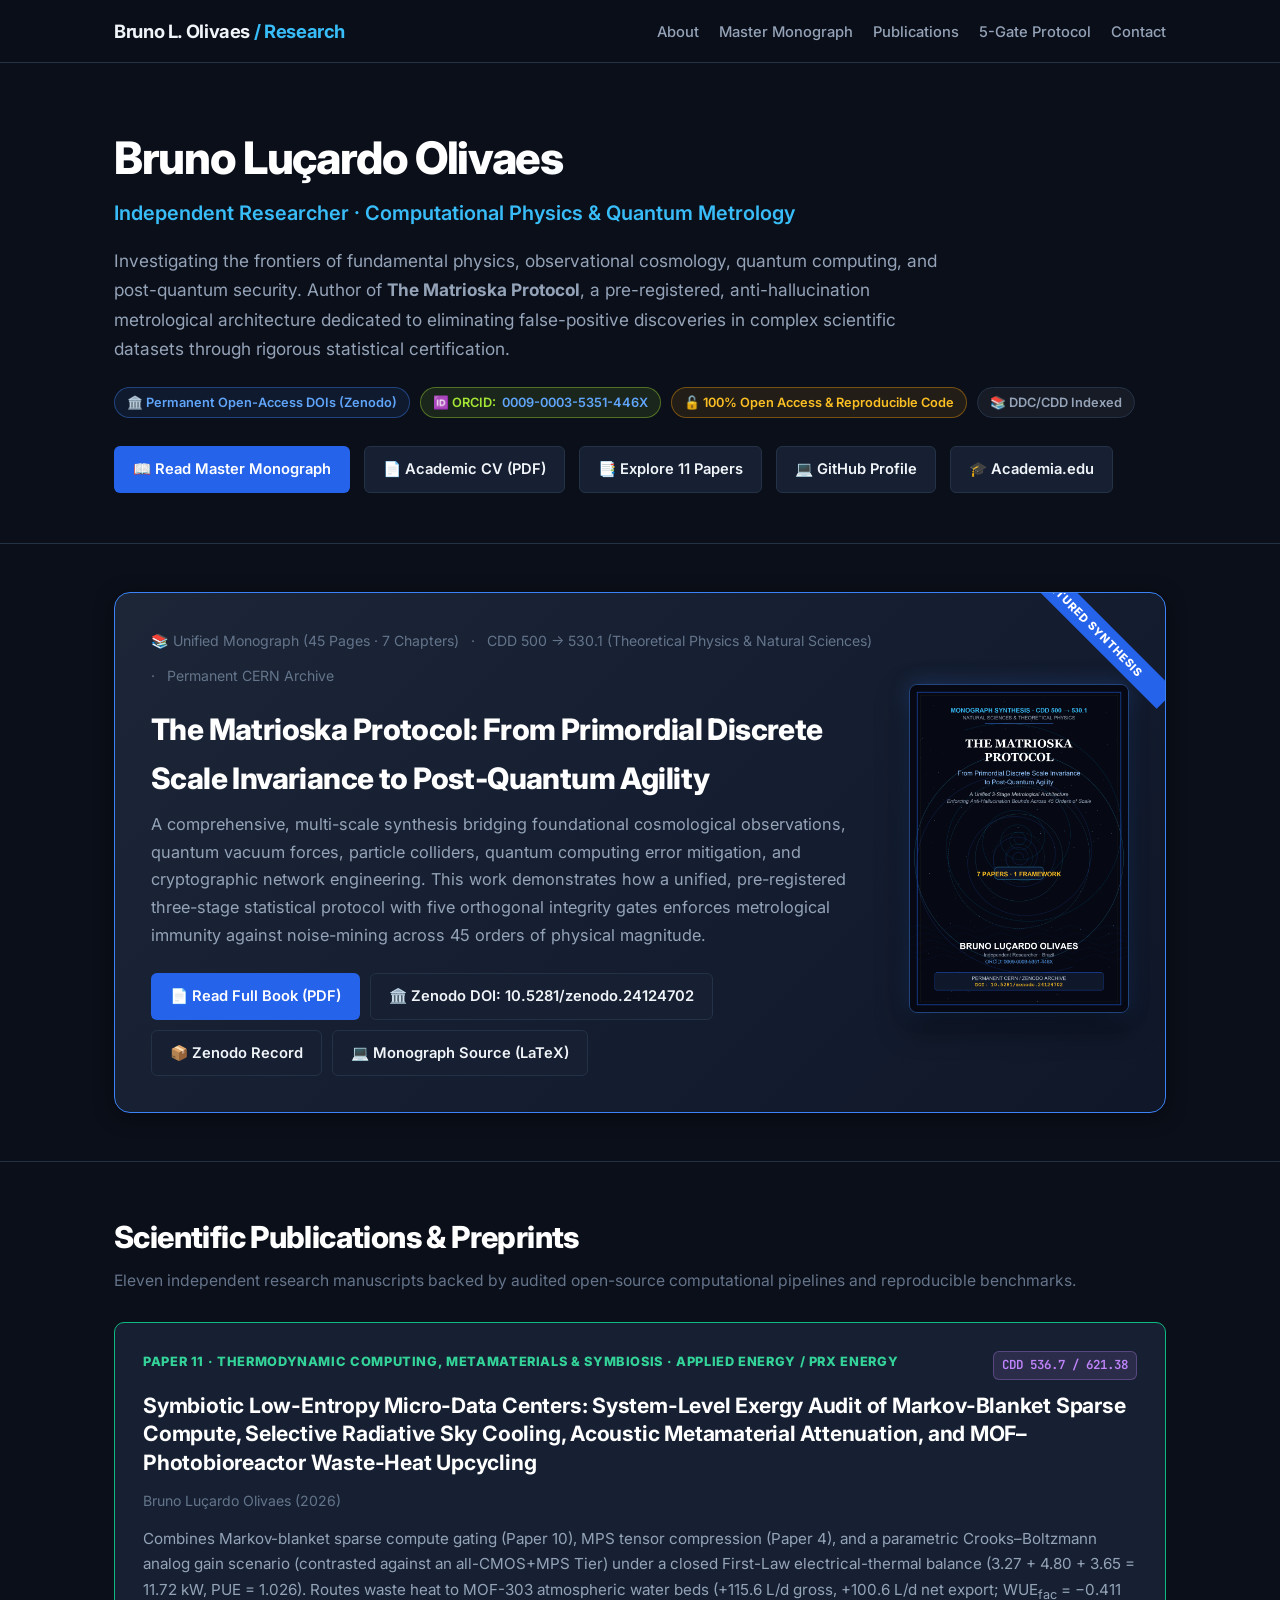
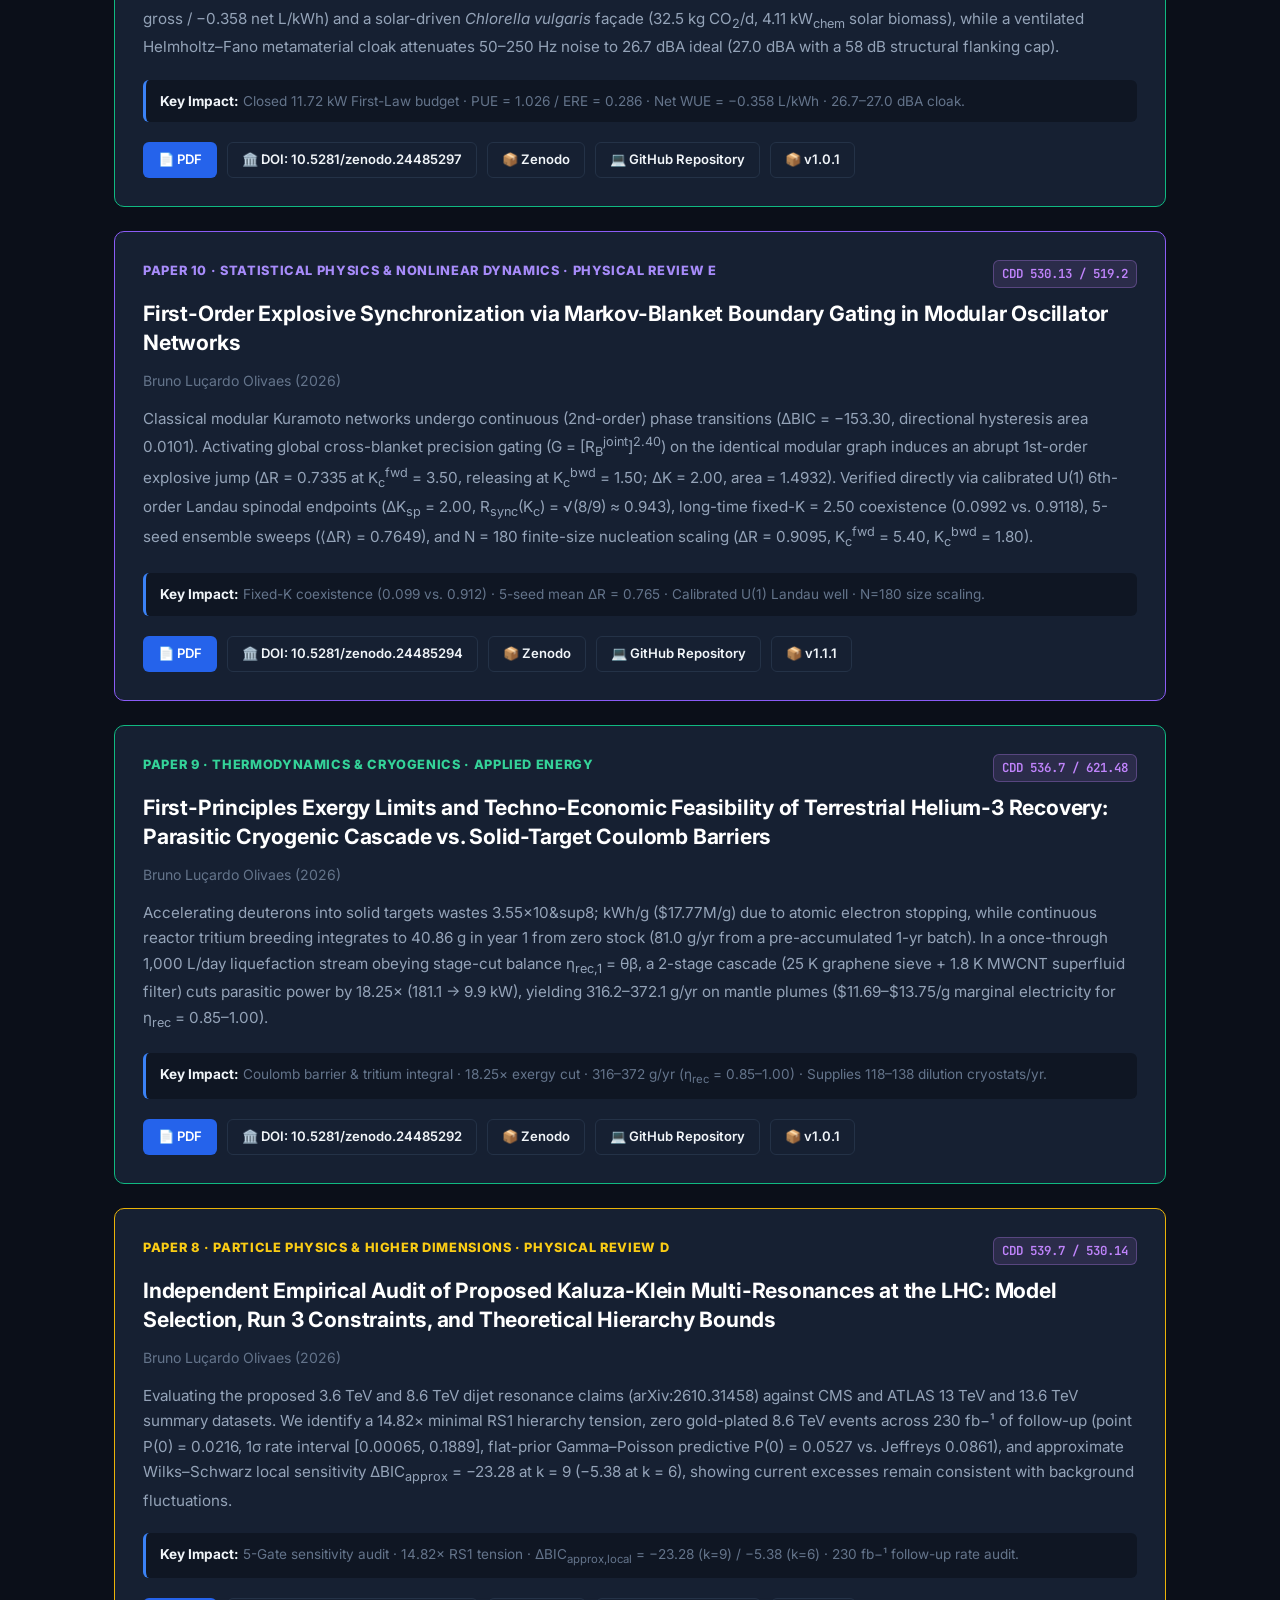
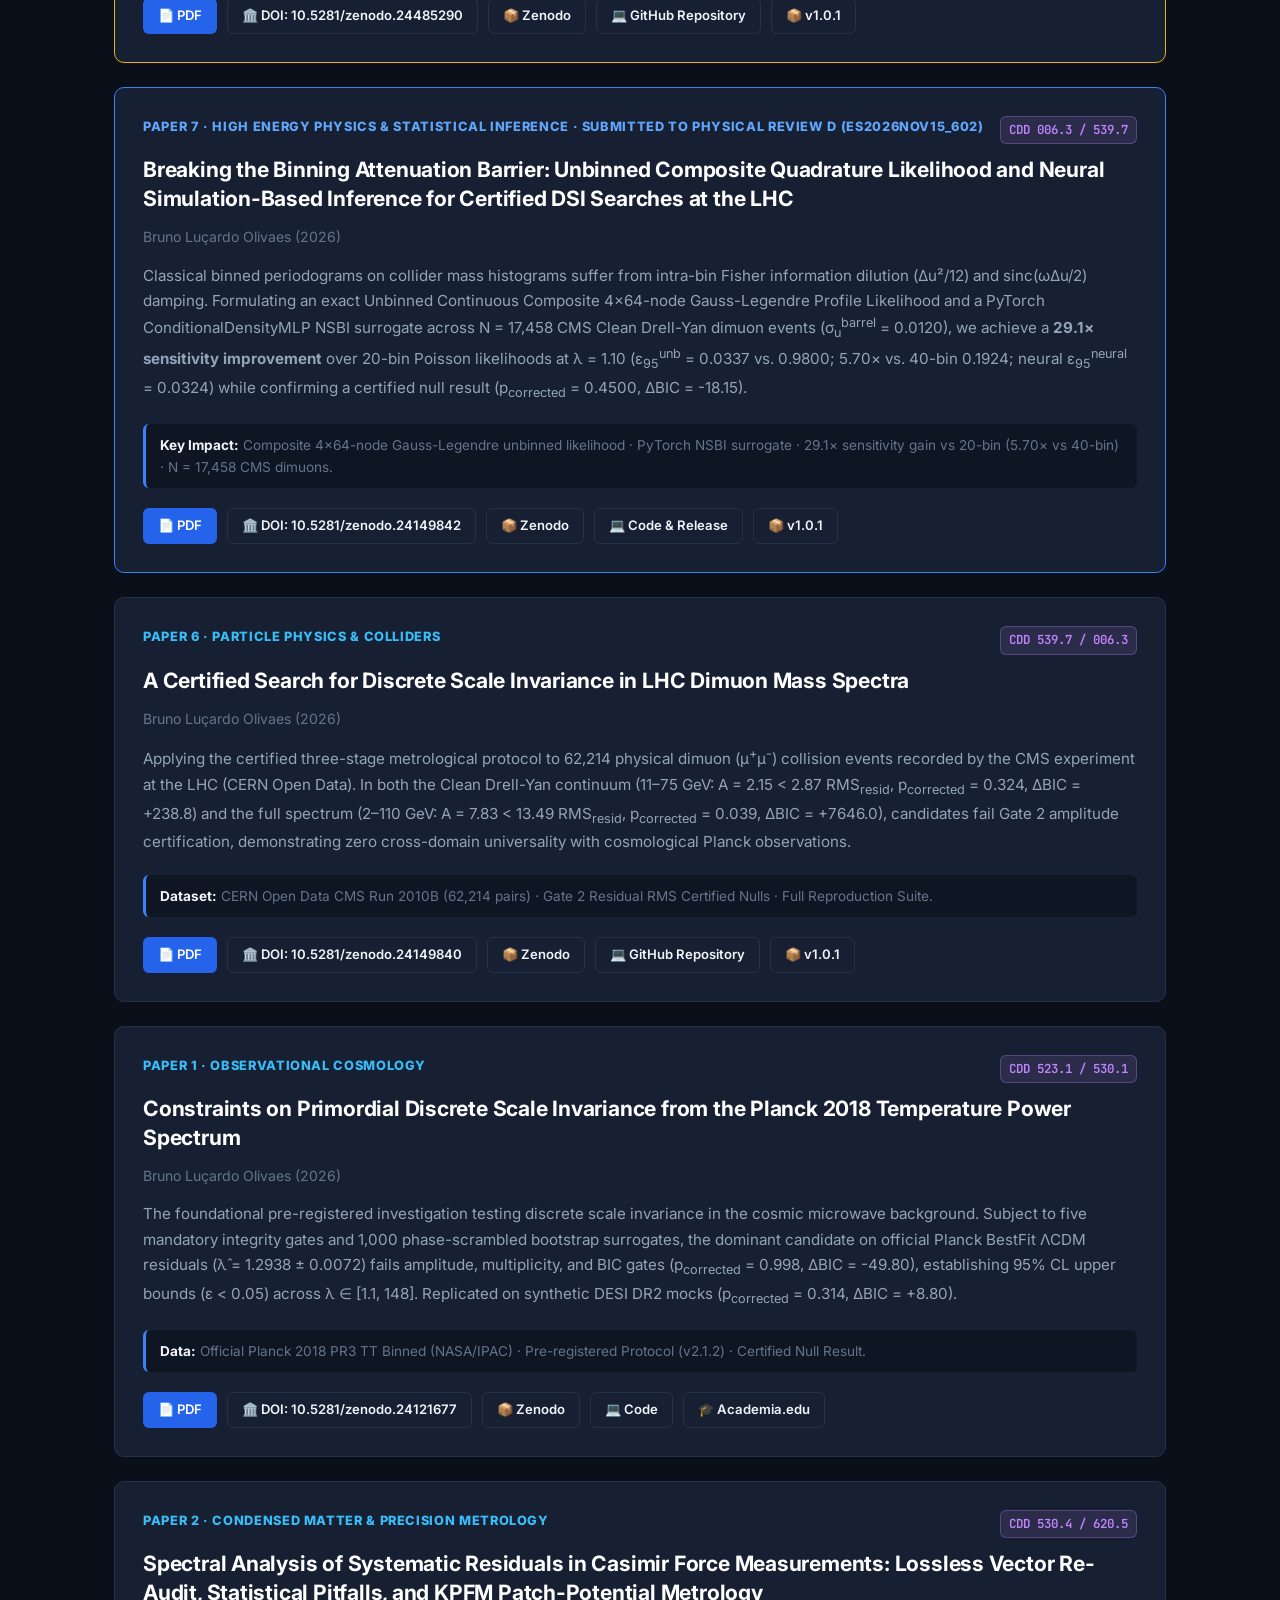
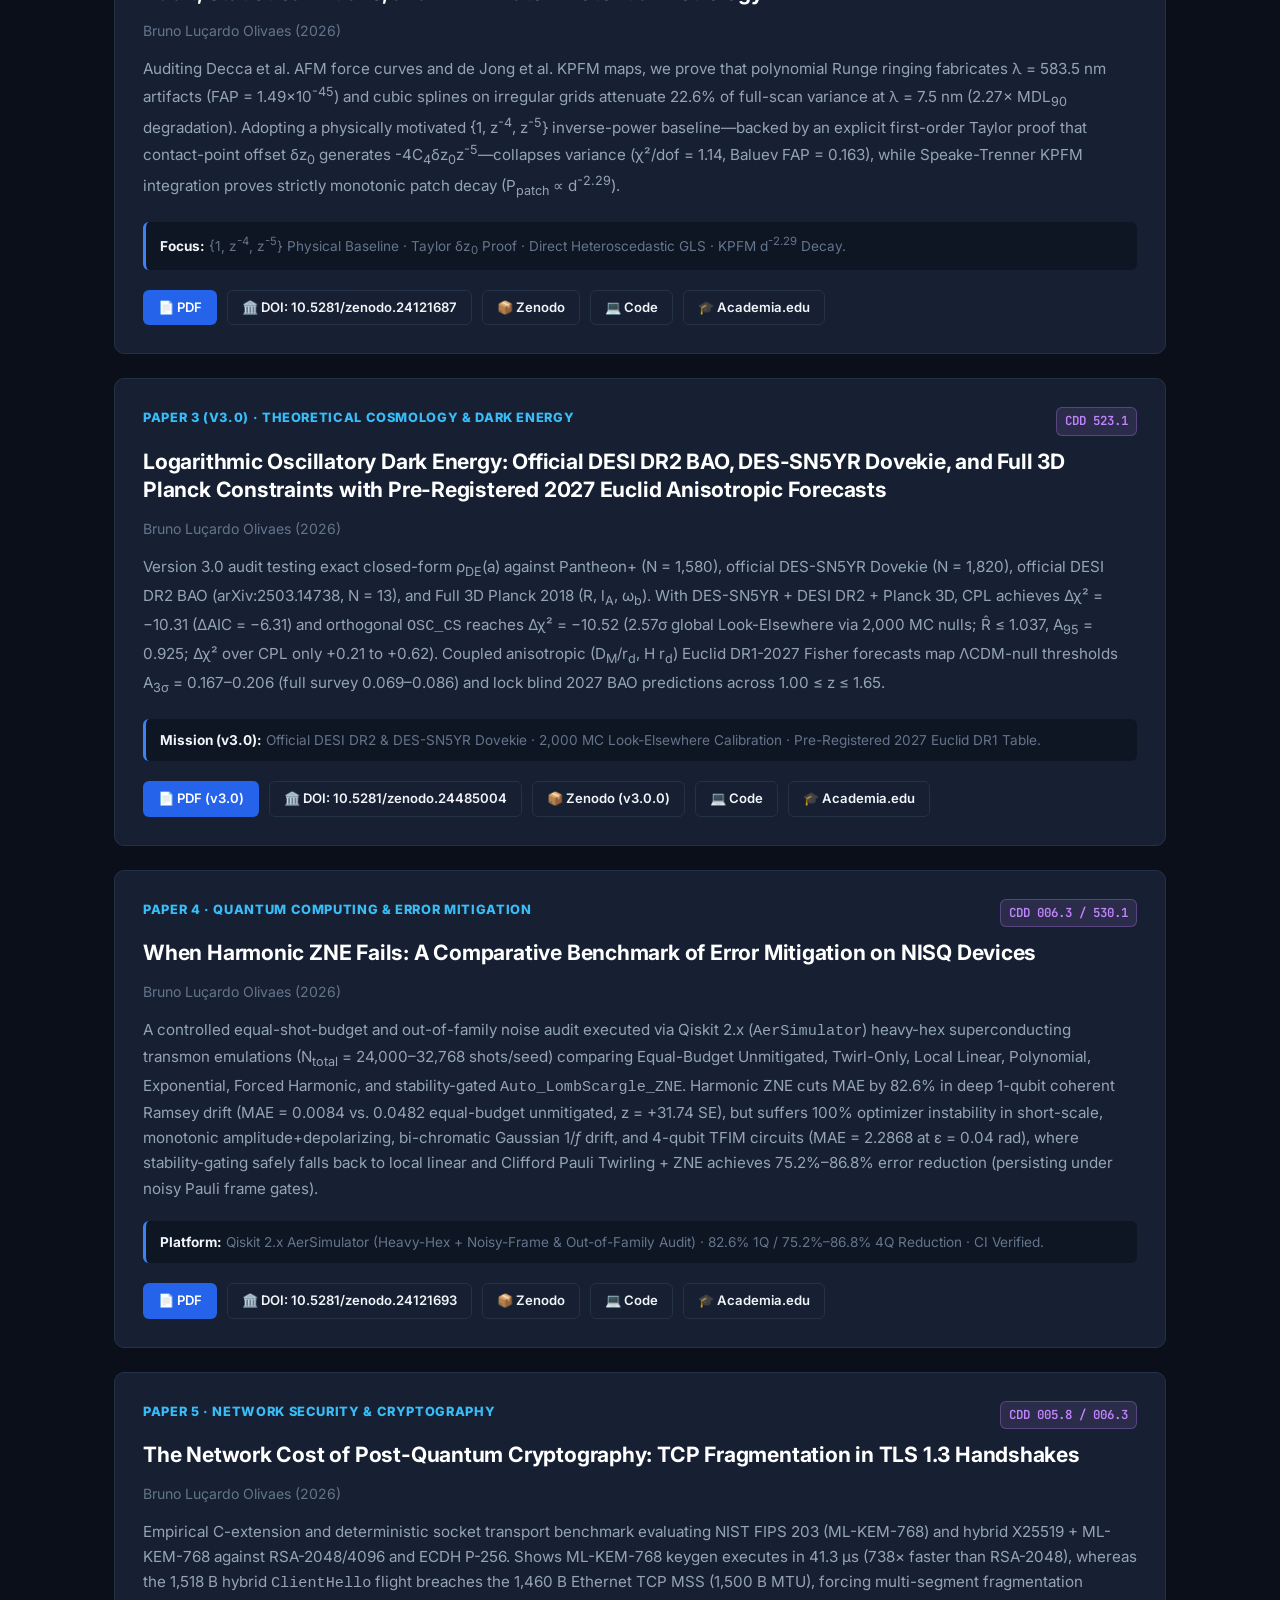
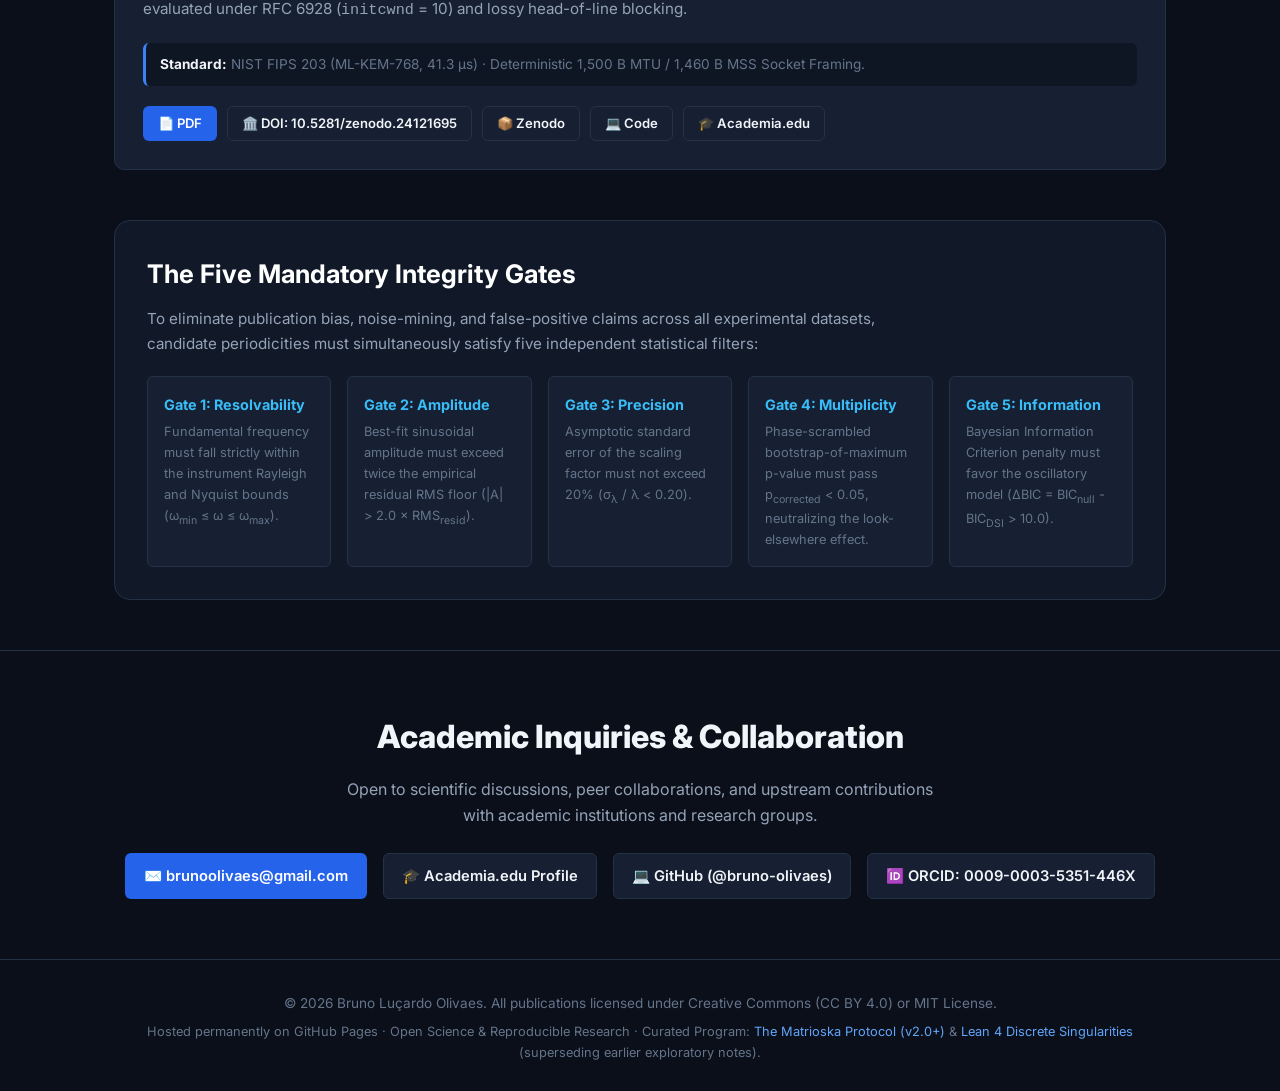
<file: index.html>
<!DOCTYPE html>
<html lang="en">
<head>
  <meta charset="UTF-8">
  <meta name="viewport" content="width=device-width, initial-scale=1.0">
  <title>Bruno Luçardo Olivaes | Scientific Research Portfolio</title>
  <meta name="description" content="Academic portfolio of Bruno Luçardo Olivaes. Research in Discrete Scale Invariance, Cosmology, Quantum Error Mitigation, Neural Simulation-Based Inference, and Post-Quantum Cryptography.">
  <meta name="author" content="Bruno Luçardo Olivaes">
  
  <!-- Open Graph / Meta -->
  <meta property="og:type" content="website">
  <meta property="og:title" content="Bruno Luçardo Olivaes | Scientific Research Portfolio">
  <meta property="og:description" content="Certified metrology, observational cosmology, quantum error mitigation, and neural simulation-based inference at the LHC.">
  <meta property="og:url" content="https://bruno-olivaes.github.io/">

  <!-- Highwire Press / Google Scholar Metadata -->
  <meta name="citation_title" content="The Matrioska Protocol: From Primordial Discrete Scale Invariance to Post-Quantum Agility">
  <meta name="citation_author" content="Olivaes, Bruno Luçardo">
  <meta name="citation_author_orcid" content="0009-0003-5351-446X">
  <meta name="citation_publication_date" content="2026/11">
  <meta name="citation_doi" content="10.5281/zenodo.24124702">
  <meta name="citation_pdf_url" content="https://bruno-olivaes.github.io/assets/pdf/The_Matrioska_Protocol_Book.pdf">

  <!-- Schema.org Structured Graph -->
  <script type="application/ld+json">
  {
    "@context": "https://schema.org",
    "@graph": [
      {
        "@type": "Person",
        "@id": "https://bruno-olivaes.github.io/#author",
        "name": "Bruno Luçardo Olivaes",
        "url": "https://bruno-olivaes.github.io/",
        "email": "mailto:brunoolivaes@gmail.com",
        "sameAs": [
          "https://orcid.org/0009-0003-5351-446X",
          "https://github.com/bruno-olivaes",
          "https://independent.academia.edu/BrunoOlivaes"
        ]
      },
      {
        "@type": "Book",
        "@id": "https://doi.org/10.5281/zenodo.24124702",
        "name": "The Matrioska Protocol: From Primordial Discrete Scale Invariance to Post-Quantum Agility",
        "author": { "@id": "https://bruno-olivaes.github.io/#author" },
        "datePublished": "2026-11",
        "numberOfPages": 45,
        "identifier": "10.5281/zenodo.24124702",
        "sameAs": "https://doi.org/10.5281/zenodo.24124702",
        "url": "https://bruno-olivaes.github.io/assets/pdf/The_Matrioska_Protocol_Book.pdf"
      },
      {
        "@type": "ItemList",
        "name": "Research Preprints & Open-Source Studies",
        "itemListElement": [
          {
            "@type": "ScholarlyArticle",
            "position": 1,
            "name": "Breaking the Binning Attenuation Barrier: Unbinned Composite Quadrature Likelihood and Neural Simulation-Based Inference for Certified DSI Searches at the LHC",
            "author": { "@id": "https://bruno-olivaes.github.io/#author" },
            "identifier": "10.5281/zenodo.24149842",
            "sameAs": "https://doi.org/10.5281/zenodo.24149842",
            "url": "https://bruno-olivaes.github.io/assets/pdf/Paper7_NSBI_LHC_DSI.pdf"
          },
          {
            "@type": "ScholarlyArticle",
            "position": 2,
            "name": "A Certified Search for Discrete Scale Invariance in LHC Dimuon Mass Spectra",
            "author": { "@id": "https://bruno-olivaes.github.io/#author" },
            "identifier": "10.5281/zenodo.24149840",
            "sameAs": "https://doi.org/10.5281/zenodo.24149840",
            "url": "https://bruno-olivaes.github.io/assets/pdf/Paper6_LHC_DSI_Constraints.pdf"
          },
          {
            "@type": "ScholarlyArticle",
            "position": 3,
            "name": "Constraints on Primordial Discrete Scale Invariance from the Planck 2018 Temperature Power Spectrum",
            "author": { "@id": "https://bruno-olivaes.github.io/#author" },
            "identifier": "10.5281/zenodo.24121677",
            "sameAs": "https://doi.org/10.5281/zenodo.24121677",
            "url": "https://bruno-olivaes.github.io/assets/pdf/01_Cosmologia_Planck_DSI.pdf"
          },
          {
            "@type": "ScholarlyArticle",
            "position": 4,
            "name": "Spectral Analysis of Systematic Residuals in Casimir Force Measurements: Lossless Vector Re-Audit, Statistical Pitfalls, and KPFM Patch-Potential Metrology",
            "author": { "@id": "https://bruno-olivaes.github.io/#author" },
            "identifier": "10.5281/zenodo.24121687",
            "sameAs": "https://doi.org/10.5281/zenodo.24121687",
            "url": "https://bruno-olivaes.github.io/assets/pdf/02_Metrologia_Casimir_AFM.pdf"
          },
          {
            "@type": "ScholarlyArticle",
            "position": 5,
            "name": "Logarithmic Oscillatory Dark Energy: Official DESI DR2 BAO, DES-SN5YR Dovekie, and Full 3D Planck Constraints with Pre-Registered 2027 Euclid Anisotropic Forecasts",
            "author": { "@id": "https://bruno-olivaes.github.io/#author" },
            "identifier": "10.5281/zenodo.24485004",
            "sameAs": "https://doi.org/10.5281/zenodo.24485004",
            "url": "https://bruno-olivaes.github.io/assets/pdf/03_Energia_Escura_ESA_Euclid.pdf"
          },
          {
            "@type": "ScholarlyArticle",
            "position": 6,
            "name": "When Harmonic ZNE Fails: A Comparative Benchmark of Error Mitigation on NISQ Devices",
            "author": { "@id": "https://bruno-olivaes.github.io/#author" },
            "identifier": "10.5281/zenodo.24121693",
            "sameAs": "https://doi.org/10.5281/zenodo.24121693",
            "url": "https://bruno-olivaes.github.io/assets/pdf/04_Computacao_Quantica_NISQ_ZNE.pdf"
          },
          {
            "@type": "ScholarlyArticle",
            "position": 7,
            "name": "The Network Cost of Post-Quantum Cryptography: TCP Fragmentation in TLS 1.3 Handshakes",
            "author": { "@id": "https://bruno-olivaes.github.io/#author" },
            "identifier": "10.5281/zenodo.24121695",
            "sameAs": "https://doi.org/10.5281/zenodo.24121695",
            "url": "https://bruno-olivaes.github.io/assets/pdf/05_Criptografia_Pos_Quantica_TLS13.pdf"
          },
          {
            "@type": "ScholarlyArticle",
            "position": 8,
            "name": "Independent Empirical Audit of Proposed Kaluza-Klein Multi-Resonances at the LHC: Model Selection, Run 3 Constraints, and Theoretical Hierarchy Bounds",
            "author": { "@id": "https://bruno-olivaes.github.io/#author" },
            "identifier": "10.5281/zenodo.24485290",
            "sameAs": "https://doi.org/10.5281/zenodo.24485290",
            "url": "https://bruno-olivaes.github.io/assets/pdf/Paper8_LHC_KK_Tower_Audit.pdf"
          },
          {
            "@type": "ScholarlyArticle",
            "position": 9,
            "name": "First-Principles Exergy Limits and Techno-Economic Feasibility of Terrestrial Helium-3 Recovery: Parasitic Cryogenic Cascade vs. Solid-Target Coulomb Barriers",
            "author": { "@id": "https://bruno-olivaes.github.io/#author" },
            "identifier": "10.5281/zenodo.24485292",
            "sameAs": "https://doi.org/10.5281/zenodo.24485292",
            "url": "https://bruno-olivaes.github.io/assets/pdf/Paper9_Terrestrial_He3_Exergy_Audit.pdf"
          },
          {
            "@type": "ScholarlyArticle",
            "position": 10,
            "name": "First-Order Explosive Synchronization via Markov-Blanket Boundary Gating in Modular Oscillator Networks",
            "author": { "@id": "https://bruno-olivaes.github.io/#author" },
            "identifier": "10.5281/zenodo.24485294",
            "sameAs": "https://doi.org/10.5281/zenodo.24485294",
            "url": "https://bruno-olivaes.github.io/assets/pdf/Paper10_Explosive_Sync_Markov_Kuramoto.pdf"
          },
          {
            "@type": "ScholarlyArticle",
            "position": 11,
            "name": "Symbiotic Low-Entropy Micro-Data Centers: System-Level Exergy Audit of Markov-Blanket Sparse Compute, Selective Radiative Sky Cooling, Acoustic Metamaterial Attenuation, and MOF-Photobioreactor Waste-Heat Upcycling",
            "author": { "@id": "https://bruno-olivaes.github.io/#author" },
            "identifier": "10.5281/zenodo.24485297",
            "sameAs": "https://doi.org/10.5281/zenodo.24485297",
            "url": "https://bruno-olivaes.github.io/assets/pdf/Paper11_Solarpunk_Thermodynamic_Micro_Data_Centers.pdf"
          }
        ]
      }
    ]
  }
  </script>

  <link rel="stylesheet" href="style.css">
  <link rel="preconnect" href="https://fonts.googleapis.com">
  <link rel="preconnect" href="https://fonts.gstatic.com" crossorigin>
  <link href="https://fonts.googleapis.com/css2?family=Inter:wght@400;500;600;700;800&family=JetBrains+Mono:wght@400;600&display=swap" rel="stylesheet">
</head>
<body>

  <!-- ========================================================================
       Header & Navigation
       ======================================================================== -->
  <header>
    <div class="container nav-wrapper">
      <div class="nav-brand">
        Bruno L. Olivaes <span>/ Research</span>
      </div>
      <ul class="nav-links">
        <li><a href="#about">About</a></li>
        <li><a href="#monograph">Master Monograph</a></li>
        <li><a href="#publications">Publications</a></li>
        <li><a href="#methodology">5-Gate Protocol</a></li>
        <li><a href="#contact">Contact</a></li>
      </ul>
    </div>
  </header>

  <main>
    <!-- ========================================================================
         Hero Section
         ======================================================================== -->
    <section id="about" class="hero">
      <div class="container">
        <div class="hero-content">
          <h1>Bruno Luçardo Olivaes</h1>
          <div class="hero-subtitle">Independent Researcher · Computational Physics & Quantum Metrology</div>
          <p class="hero-bio">
            Investigating the frontiers of fundamental physics, observational cosmology, quantum computing, and post-quantum security. 
            Author of <strong>The Matrioska Protocol</strong>, a pre-registered, anti-hallucination metrological architecture dedicated to eliminating false-positive discoveries in complex scientific datasets through rigorous statistical certification.
          </p>

          <div class="hero-badges">
            <span class="badge badge-cern">🏛️ Permanent Open-Access DOIs (Zenodo)</span>
            <span class="badge badge-orcid">🆔 ORCID: <a href="https://orcid.org/0009-0003-5351-446X" target="_blank" rel="noopener">0009-0003-5351-446X</a></span>
            <span class="badge badge-open">🔓 100% Open Access & Reproducible Code</span>
            <span class="badge">📚 DDC/CDD Indexed</span>
          </div>

          <div class="hero-actions">
            <a href="#monograph" class="btn btn-primary">📖 Read Master Monograph</a>
            <a href="assets/cv_bruno_olivaes.pdf" class="btn btn-outline" target="_blank">📄 Academic CV (PDF)</a>
            <a href="#publications" class="btn btn-outline">📑 Explore 11 Papers</a>
            <a href="https://github.com/bruno-olivaes" target="_blank" rel="noopener" class="btn btn-outline">💻 GitHub Profile</a>
            <a href="https://independent.academia.edu/BrunoOlivaes" target="_blank" rel="noopener" class="btn btn-outline">🎓 Academia.edu</a>
          </div>
        </div>
      </div>
    </section>

    <!-- ========================================================================
         Featured Master Monograph
         ======================================================================== -->
    <section id="monograph" class="featured-section">
      <div class="container">
        <div class="master-card">
          <div class="master-card-grid">
            <div class="master-card-text">
              <div class="master-meta">
                <span>📚 Unified Monograph (45 Pages · 7 Chapters)</span>
                <span>·</span>
                <span>CDD 500 &rarr; 530.1 (Theoretical Physics & Natural Sciences)</span>
                <span>·</span>
                <span>Permanent CERN Archive</span>
              </div>
              <h2 class="master-title">The Matrioska Protocol: From Primordial Discrete Scale Invariance to Post-Quantum Agility</h2>
              <p class="master-desc">
                A comprehensive, multi-scale synthesis bridging foundational cosmological observations, quantum vacuum forces, particle colliders, quantum computing error mitigation, and cryptographic network engineering. This work demonstrates how a unified, pre-registered three-stage statistical protocol with five orthogonal integrity gates enforces metrological immunity against noise-mining across 45 orders of physical magnitude.
              </p>
              <div class="paper-actions">
                <a href="assets/pdf/The_Matrioska_Protocol_Book.pdf" class="btn btn-primary" target="_blank">📄 Read Full Book (PDF)</a>
                <a href="https://doi.org/10.5281/zenodo.24124702" class="btn btn-outline" target="_blank" rel="noopener">🏛️ Zenodo DOI: 10.5281/zenodo.24124702</a>
                <a href="https://zenodo.org/records/24124702" class="btn btn-outline" target="_blank" rel="noopener">📦 Zenodo Record</a>
                <a href="https://github.com/bruno-olivaes/from-dsi-to-pqc" class="btn btn-outline" target="_blank" rel="noopener">💻 Monograph Source (LaTeX)</a>
              </div>
            </div>
            <div class="master-card-cover-wrap">
              <a href="assets/pdf/The_Matrioska_Protocol_Book.pdf" target="_blank">
                <img src="assets/book_cover.png" alt="The Matrioska Protocol Book Cover" class="master-cover-img">
              </a>
            </div>
          </div>
        </div>
      </div>
    </section>

    <!-- ========================================================================
         Publications List (The 7 Research Papers)
         ======================================================================== -->
    <section id="publications" class="container">
      <div class="section-title-wrap">
        <h2 class="section-title">Scientific Publications & Preprints</h2>
        <p class="section-subtitle">Eleven independent research manuscripts backed by audited open-source computational pipelines and reproducible benchmarks.</p>
      </div>

      <div class="papers-grid">

        <!-- Paper 11 (Solarpunk Thermodynamic Micro-Data Centers) -->
        <article class="paper-card" style="border-color: #10b981;">
          <div>
            <div class="paper-top">
              <span class="paper-num" style="color: #34d399;">PAPER 11 · THERMODYNAMIC COMPUTING, METAMATERIALS &amp; SYMBIOSIS · APPLIED ENERGY / PRX ENERGY</span>
              <span class="paper-cdd">CDD 536.7 / 621.38</span>
            </div>
            <h3 class="paper-title">Symbiotic Low-Entropy Micro-Data Centers: System-Level Exergy Audit of Markov-Blanket Sparse Compute, Selective Radiative Sky Cooling, Acoustic Metamaterial Attenuation, and MOF–Photobioreactor Waste-Heat Upcycling</h3>
            <div class="paper-authors">Bruno Luçardo Olivaes (2026)</div>
            <p class="paper-summary">
              Combines Markov-blanket sparse compute gating (Paper 10), MPS tensor compression (Paper 4), and a parametric Crooks&ndash;Boltzmann analog gain scenario (contrasted against an all-CMOS+MPS Tier) under a closed First-Law electrical-thermal balance (3.27 + 4.80 + 3.65 = 11.72 kW, PUE = 1.026). Routes waste heat to MOF-303 atmospheric water beds (+115.6 L/d gross, +100.6 L/d net export; WUE<sub>fac</sub> = &minus;0.411 gross / &minus;0.358 net L/kWh) and a solar-driven <em>Chlorella vulgaris</em> façade (32.5 kg CO<sub>2</sub>/d, 4.11 kW<sub>chem</sub> solar biomass), while a ventilated Helmholtz&ndash;Fano metamaterial cloak attenuates 50&ndash;250 Hz noise to 26.7 dBA ideal (27.0 dBA with a 58 dB structural flanking cap).
            </p>
            <div class="paper-metrics">
              <strong>Key Impact:</strong> Closed 11.72 kW First-Law budget &middot; PUE = 1.026 / ERE = 0.286 &middot; Net WUE = &minus;0.358 L/kWh &middot; 26.7&ndash;27.0 dBA cloak.
            </div>
          </div>
          <div class="paper-actions">
            <a href="assets/pdf/Paper11_Solarpunk_Thermodynamic_Micro_Data_Centers.pdf" class="btn btn-primary btn-sm" target="_blank">📄 PDF</a>
            <a href="https://doi.org/10.5281/zenodo.24485297" class="btn btn-outline btn-sm" target="_blank" rel="noopener">🏛️ DOI: 10.5281/zenodo.24485297</a>
            <a href="https://zenodo.org/records/24485297" class="btn btn-outline btn-sm" target="_blank" rel="noopener">📦 Zenodo</a>
            <a href="https://github.com/bruno-olivaes/solarpunk-thermodynamic-dc" class="btn btn-outline btn-sm" target="_blank" rel="noopener">💻 GitHub Repository</a>
            <a href="https://github.com/bruno-olivaes/solarpunk-thermodynamic-dc/releases/tag/v1.0.1" class="btn btn-outline btn-sm" target="_blank" rel="noopener">📦 v1.0.1</a>
          </div>
        </article>

        <!-- Paper 10 (Explosive Sync & Markov Blankets) -->
        <article class="paper-card" style="border-color: #8b5cf6;">
          <div>
            <div class="paper-top">
              <span class="paper-num" style="color: #a78bfa;">PAPER 10 · STATISTICAL PHYSICS & NONLINEAR DYNAMICS · PHYSICAL REVIEW E</span>
              <span class="paper-cdd">CDD 530.13 / 519.2</span>
            </div>
            <h3 class="paper-title">First-Order Explosive Synchronization via Markov-Blanket Boundary Gating in Modular Oscillator Networks</h3>
            <div class="paper-authors">Bruno Luçardo Olivaes (2026)</div>
            <p class="paper-summary">
              Classical modular Kuramoto networks undergo continuous (2nd-order) phase transitions (&Delta;BIC = &minus;153.30, directional hysteresis area 0.0101). Activating global cross-blanket precision gating (G = [R<sub>B</sub><sup>joint</sup>]<sup>2.40</sup>) on the identical modular graph induces an abrupt 1st-order explosive jump (&Delta;R = 0.7335 at K<sub>c</sub><sup>fwd</sup> = 3.50, releasing at K<sub>c</sub><sup>bwd</sup> = 1.50; &Delta;K = 2.00, area = 1.4932). Verified directly via calibrated U(1) 6th-order Landau spinodal endpoints (&Delta;K<sub>sp</sub> = 2.00, R<sub>sync</sub>(K<sub>c</sub>) = &radic;(8/9) &approx; 0.943), long-time fixed-K = 2.50 coexistence (0.0992 vs. 0.9118), 5-seed ensemble sweeps (&langle;&Delta;R&rangle; = 0.7649), and N = 180 finite-size nucleation scaling (&Delta;R = 0.9095, K<sub>c</sub><sup>fwd</sup> = 5.40, K<sub>c</sub><sup>bwd</sup> = 1.80).
            </p>
            <div class="paper-metrics">
              <strong>Key Impact:</strong> Fixed-K coexistence (0.099 vs. 0.912) &middot; 5-seed mean &Delta;R = 0.765 &middot; Calibrated U(1) Landau well &middot; N=180 size scaling.
            </div>
          </div>
          <div class="paper-actions">
            <a href="assets/pdf/Paper10_Explosive_Sync_Markov_Kuramoto.pdf" class="btn btn-primary btn-sm" target="_blank">📄 PDF</a>
            <a href="https://doi.org/10.5281/zenodo.24485294" class="btn btn-outline btn-sm" target="_blank" rel="noopener">🏛️ DOI: 10.5281/zenodo.24485294</a>
            <a href="https://zenodo.org/records/24485294" class="btn btn-outline btn-sm" target="_blank" rel="noopener">📦 Zenodo</a>
            <a href="https://github.com/bruno-olivaes/explosive-sync-markov" class="btn btn-outline btn-sm" target="_blank" rel="noopener">💻 GitHub Repository</a>
            <a href="https://github.com/bruno-olivaes/explosive-sync-markov/releases/tag/v1.1.1" class="btn btn-outline btn-sm" target="_blank" rel="noopener">📦 v1.1.1</a>
          </div>
        </article>

        <!-- Paper 9 (Terrestrial He-3 Exergy Audit) -->
        <article class="paper-card" style="border-color: #10b981;">
          <div>
            <div class="paper-top">
              <span class="paper-num" style="color: #34d399;">PAPER 9 · THERMODYNAMICS & CRYOGENICS · APPLIED ENERGY</span>
              <span class="paper-cdd">CDD 536.7 / 621.48</span>
            </div>
            <h3 class="paper-title">First-Principles Exergy Limits and Techno-Economic Feasibility of Terrestrial Helium-3 Recovery: Parasitic Cryogenic Cascade vs. Solid-Target Coulomb Barriers</h3>
            <div class="paper-authors">Bruno Luçardo Olivaes (2026)</div>
            <p class="paper-summary">
              Accelerating deuterons into solid targets wastes 3.55&times;10&sup8; kWh/g ($17.77M/g) due to atomic electron stopping, while continuous reactor tritium breeding integrates to 40.86 g in year 1 from zero stock (81.0 g/yr from a pre-accumulated 1-yr batch). In a once-through 1,000 L/day liquefaction stream obeying stage-cut balance &eta;<sub>rec,1</sub> = &theta;&beta;, a 2-stage cascade (25 K graphene sieve + 1.8 K MWCNT superfluid filter) cuts parasitic power by 18.25&times; (181.1 &rarr; 9.9 kW), yielding 316.2&ndash;372.1 g/yr on mantle plumes ($11.69&ndash;$13.75/g marginal electricity for &eta;<sub>rec</sub> = 0.85&ndash;1.00).
            </p>
            <div class="paper-metrics">
              <strong>Key Impact:</strong> Coulomb barrier &amp; tritium integral &middot; 18.25&times; exergy cut &middot; 316&ndash;372 g/yr (&eta;<sub>rec</sub> = 0.85&ndash;1.00) &middot; Supplies 118&ndash;138 dilution cryostats/yr.
            </div>
          </div>
          <div class="paper-actions">
            <a href="assets/pdf/Paper9_Terrestrial_He3_Exergy_Audit.pdf" class="btn btn-primary btn-sm" target="_blank">📄 PDF</a>
            <a href="https://doi.org/10.5281/zenodo.24485292" class="btn btn-outline btn-sm" target="_blank" rel="noopener">🏛️ DOI: 10.5281/zenodo.24485292</a>
            <a href="https://zenodo.org/records/24485292" class="btn btn-outline btn-sm" target="_blank" rel="noopener">📦 Zenodo</a>
            <a href="https://github.com/bruno-olivaes/he3-cryo-extractor" class="btn btn-outline btn-sm" target="_blank" rel="noopener">💻 GitHub Repository</a>
            <a href="https://github.com/bruno-olivaes/he3-cryo-extractor/releases/tag/v1.0.1" class="btn btn-outline btn-sm" target="_blank" rel="noopener">📦 v1.0.1</a>
          </div>
        </article>

        <!-- Paper 8 (LHC KK Tower Audit) -->
        <article class="paper-card" style="border-color: #eab308;">
          <div>
            <div class="paper-top">
              <span class="paper-num" style="color: #facc15;">PAPER 8 · PARTICLE PHYSICS & HIGHER DIMENSIONS · PHYSICAL REVIEW D</span>
              <span class="paper-cdd">CDD 539.7 / 530.14</span>
            </div>
            <h3 class="paper-title">Independent Empirical Audit of Proposed Kaluza-Klein Multi-Resonances at the LHC: Model Selection, Run 3 Constraints, and Theoretical Hierarchy Bounds</h3>
            <div class="paper-authors">Bruno Luçardo Olivaes (2026)</div>
            <p class="paper-summary">
              Evaluating the proposed 3.6 TeV and 8.6 TeV dijet resonance claims (arXiv:2610.31458) against CMS and ATLAS 13 TeV and 13.6 TeV summary datasets. We identify a 14.82&times; minimal RS1 hierarchy tension, zero gold-plated 8.6 TeV events across 230 fb&minus;&sup1; of follow-up (point P(0) = 0.0216, 1&sigma; rate interval [0.00065, 0.1889], flat-prior Gamma&ndash;Poisson predictive P(0) = 0.0527 vs. Jeffreys 0.0861), and approximate Wilks&ndash;Schwarz local sensitivity &Delta;BIC<sub>approx</sub> = &minus;23.28 at k = 9 (&minus;5.38 at k = 6), showing current excesses remain consistent with background fluctuations.
            </p>
            <div class="paper-metrics">
              <strong>Key Impact:</strong> 5-Gate sensitivity audit &middot; 14.82&times; RS1 tension &middot; &Delta;BIC<sub>approx,local</sub> = &minus;23.28 (k=9) / &minus;5.38 (k=6) &middot; 230 fb&minus;&sup1; follow-up rate audit.
            </div>
          </div>
          <div class="paper-actions">
            <a href="assets/pdf/Paper8_LHC_KK_Tower_Audit.pdf" class="btn btn-primary btn-sm" target="_blank">📄 PDF</a>
            <a href="https://doi.org/10.5281/zenodo.24485290" class="btn btn-outline btn-sm" target="_blank" rel="noopener">🏛️ DOI: 10.5281/zenodo.24485290</a>
            <a href="https://zenodo.org/records/24485290" class="btn btn-outline btn-sm" target="_blank" rel="noopener">📦 Zenodo</a>
            <a href="https://github.com/bruno-olivaes/lhc-kk-tower-audit" class="btn btn-outline btn-sm" target="_blank" rel="noopener">💻 GitHub Repository</a>
            <a href="https://github.com/bruno-olivaes/lhc-kk-tower-audit/releases/tag/v1.0.1" class="btn btn-outline btn-sm" target="_blank" rel="noopener">📦 v1.0.1</a>
          </div>
        </article>

        <!-- Paper 7 (Featured AI/LHC) -->
        <article class="paper-card" style="border-color: #3b82f6;">
          <div>
            <div class="paper-top">
              <span class="paper-num" style="color: #60a5fa;">PAPER 7 · HIGH ENERGY PHYSICS & STATISTICAL INFERENCE · SUBMITTED TO PHYSICAL REVIEW D (es2026nov15_602)</span>
              <span class="paper-cdd">CDD 006.3 / 539.7</span>
            </div>
            <h3 class="paper-title">Breaking the Binning Attenuation Barrier: Unbinned Composite Quadrature Likelihood and Neural Simulation-Based Inference for Certified DSI Searches at the LHC</h3>
            <div class="paper-authors">Bruno Luçardo Olivaes (2026)</div>
            <p class="paper-summary">
              Classical binned periodograms on collider mass histograms suffer from intra-bin Fisher information dilution (&Delta;u&sup2;/12) and sinc(&omega;&Delta;u/2) damping. Formulating an exact Unbinned Continuous Composite 4&times;64-node Gauss-Legendre Profile Likelihood and a PyTorch ConditionalDensityMLP NSBI surrogate across N = 17,458 CMS Clean Drell-Yan dimuon events (&sigma;<sub>u</sub><sup>barrel</sup> = 0.0120), we achieve a <strong>29.1&times; sensitivity improvement</strong> over 20-bin Poisson likelihoods at &lambda; = 1.10 (&epsilon;<sub>95</sub><sup>unb</sup> = 0.0337 vs. 0.9800; 5.70&times; vs. 40-bin 0.1924; neural &epsilon;<sub>95</sub><sup>neural</sup> = 0.0324) while confirming a certified null result (p<sub>corrected</sub> = 0.4500, &Delta;BIC = -18.15).
            </p>
            <div class="paper-metrics">
              <strong>Key Impact:</strong> Composite 4&times;64-node Gauss-Legendre unbinned likelihood &middot; PyTorch NSBI surrogate &middot; 29.1&times; sensitivity gain vs 20-bin (5.70&times; vs 40-bin) &middot; N = 17,458 CMS dimuons.
            </div>
          </div>
          <div class="paper-actions">
            <a href="assets/pdf/Paper7_NSBI_LHC_DSI.pdf" class="btn btn-primary btn-sm" target="_blank">📄 PDF</a>
            <a href="https://doi.org/10.5281/zenodo.24149842" class="btn btn-outline btn-sm" target="_blank" rel="noopener">🏛️ DOI: 10.5281/zenodo.24149842</a>
            <a href="https://zenodo.org/records/24149842" class="btn btn-outline btn-sm" target="_blank" rel="noopener">📦 Zenodo</a>
            <a href="https://github.com/bruno-olivaes/lhc-nsbi-dsi" class="btn btn-outline btn-sm" target="_blank" rel="noopener">💻 Code & Release</a>
            <a href="https://github.com/bruno-olivaes/lhc-nsbi-dsi/releases/tag/v1.0.1" class="btn btn-outline btn-sm" target="_blank" rel="noopener">📦 v1.0.1</a>
          </div>
        </article>

        <!-- Paper 6 (LHC DSI) -->
        <article class="paper-card">
          <div>
            <div class="paper-top">
              <span class="paper-num">PAPER 6 · PARTICLE PHYSICS & COLLIDERS</span>
              <span class="paper-cdd">CDD 539.7 / 006.3</span>
            </div>
            <h3 class="paper-title">A Certified Search for Discrete Scale Invariance in LHC Dimuon Mass Spectra</h3>
            <div class="paper-authors">Bruno Luçardo Olivaes (2026)</div>
            <p class="paper-summary">
              Applying the certified three-stage metrological protocol to 62,214 physical dimuon (&mu;<sup>+</sup>&mu;<sup>-</sup>) collision events recorded by the CMS experiment at the LHC (CERN Open Data). In both the Clean Drell-Yan continuum (11&ndash;75 GeV: A = 2.15 &lt; 2.87 RMS<sub>resid</sub>, p<sub>corrected</sub> = 0.324, &Delta;BIC = +238.8) and the full spectrum (2&ndash;110 GeV: A = 7.83 &lt; 13.49 RMS<sub>resid</sub>, p<sub>corrected</sub> = 0.039, &Delta;BIC = +7646.0), candidates fail Gate 2 amplitude certification, demonstrating zero cross-domain universality with cosmological Planck observations.
            </p>
            <div class="paper-metrics">
              <strong>Dataset:</strong> CERN Open Data CMS Run 2010B (62,214 pairs) &middot; Gate 2 Residual RMS Certified Nulls &middot; Full Reproduction Suite.
            </div>
          </div>
          <div class="paper-actions">
            <a href="assets/pdf/Paper6_LHC_DSI_Constraints.pdf" class="btn btn-primary btn-sm" target="_blank">📄 PDF</a>
            <a href="https://doi.org/10.5281/zenodo.24149840" class="btn btn-outline btn-sm" target="_blank" rel="noopener">🏛️ DOI: 10.5281/zenodo.24149840</a>
            <a href="https://zenodo.org/records/24149840" class="btn btn-outline btn-sm" target="_blank" rel="noopener">📦 Zenodo</a>
            <a href="https://github.com/bruno-olivaes/lhc-dsi-search" class="btn btn-outline btn-sm" target="_blank" rel="noopener">💻 GitHub Repository</a>
            <a href="https://github.com/bruno-olivaes/lhc-dsi-search/releases/tag/v1.0.1" class="btn btn-outline btn-sm" target="_blank" rel="noopener">📦 v1.0.1</a>
          </div>
        </article>

        <!-- Paper 1 (Planck DSI) -->
        <article class="paper-card">
          <div>
            <div class="paper-top">
              <span class="paper-num">PAPER 1 · OBSERVATIONAL COSMOLOGY</span>
              <span class="paper-cdd">CDD 523.1 / 530.1</span>
            </div>
            <h3 class="paper-title">Constraints on Primordial Discrete Scale Invariance from the Planck 2018 Temperature Power Spectrum</h3>
            <div class="paper-authors">Bruno Luçardo Olivaes (2026)</div>
            <p class="paper-summary">
              The foundational pre-registered investigation testing discrete scale invariance in the cosmic microwave background. Subject to five mandatory integrity gates and 1,000 phase-scrambled bootstrap surrogates, the dominant candidate on official Planck BestFit &Lambda;CDM residuals (&lambda;&#770; = 1.2938 &plusmn; 0.0072) fails amplitude, multiplicity, and BIC gates (p<sub>corrected</sub> = 0.998, &Delta;BIC = -49.80), establishing 95% CL upper bounds (&epsilon; &lt; 0.05) across &lambda; &in; [1.1, 148]. Replicated on synthetic DESI DR2 mocks (p<sub>corrected</sub> = 0.314, &Delta;BIC = +8.80).
            </p>
            <div class="paper-metrics">
              <strong>Data:</strong> Official Planck 2018 PR3 TT Binned (NASA/IPAC) &middot; Pre-registered Protocol (v2.1.2) &middot; Certified Null Result.
            </div>
          </div>
          <div class="paper-actions">
            <a href="assets/pdf/01_Cosmologia_Planck_DSI.pdf" class="btn btn-primary btn-sm" target="_blank">📄 PDF</a>
            <a href="https://doi.org/10.5281/zenodo.24121677" class="btn btn-outline btn-sm" target="_blank" rel="noopener">🏛️ DOI: 10.5281/zenodo.24121677</a>
            <a href="https://zenodo.org/records/24121677" class="btn btn-outline btn-sm" target="_blank" rel="noopener">📦 Zenodo</a>
            <a href="https://github.com/bruno-olivaes/dsi-cosmo-search" class="btn btn-outline btn-sm" target="_blank" rel="noopener">💻 Code</a>
            <a href="https://www.academia.edu/180665558" class="btn btn-outline btn-sm" target="_blank" rel="noopener">🎓 Academia.edu</a>
          </div>
        </article>

        <!-- Paper 2 (Casimir AFM) -->
        <article class="paper-card">
          <div>
            <div class="paper-top">
              <span class="paper-num">PAPER 2 · CONDENSED MATTER & PRECISION METROLOGY</span>
              <span class="paper-cdd">CDD 530.4 / 620.5</span>
            </div>
            <h3 class="paper-title">Spectral Analysis of Systematic Residuals in Casimir Force Measurements: Lossless Vector Re-Audit, Statistical Pitfalls, and KPFM Patch-Potential Metrology</h3>
            <div class="paper-authors">Bruno Luçardo Olivaes (2026)</div>
            <p class="paper-summary">
              Auditing Decca et al. AFM force curves and de Jong et al. KPFM maps, we prove that polynomial Runge ringing fabricates &lambda; = 583.5 nm artifacts (FAP = 1.49&times;10<sup>-45</sup>) and cubic splines on irregular grids attenuate 22.6% of full-scan variance at &lambda; = 7.5 nm (2.27&times; MDL<sub>90</sub> degradation). Adopting a physically motivated {1, z<sup>-4</sup>, z<sup>-5</sup>} inverse-power baseline&mdash;backed by an explicit first-order Taylor proof that contact-point offset &delta;z<sub>0</sub> generates -4C<sub>4</sub>&delta;z<sub>0</sub>z<sup>-5</sup>&mdash;collapses variance (&chi;&sup2;/dof = 1.14, Baluev FAP = 0.163), while Speake-Trenner KPFM integration proves strictly monotonic patch decay (P<sub>patch</sub> &propto; d<sup>-2.29</sup>).
            </p>
            <div class="paper-metrics">
              <strong>Focus:</strong> {1, z<sup>-4</sup>, z<sup>-5</sup>} Physical Baseline &middot; Taylor &delta;z<sub>0</sub> Proof &middot; Direct Heteroscedastic GLS &middot; KPFM d<sup>-2.29</sup> Decay.
            </div>
          </div>
          <div class="paper-actions">
            <a href="assets/pdf/02_Metrologia_Casimir_AFM.pdf" class="btn btn-primary btn-sm" target="_blank">📄 PDF</a>
            <a href="https://doi.org/10.5281/zenodo.24121687" class="btn btn-outline btn-sm" target="_blank" rel="noopener">🏛️ DOI: 10.5281/zenodo.24121687</a>
            <a href="https://zenodo.org/records/24121687" class="btn btn-outline btn-sm" target="_blank" rel="noopener">📦 Zenodo</a>
            <a href="https://github.com/bruno-olivaes/casimir-afm-spectroscopy" class="btn btn-outline btn-sm" target="_blank" rel="noopener">💻 Code</a>
            <a href="https://www.academia.edu/180668897" class="btn btn-outline btn-sm" target="_blank" rel="noopener">🎓 Academia.edu</a>
          </div>
        </article>

        <!-- Paper 3 (Euclid DE v3.0) -->
        <article class="paper-card">
          <div>
            <div class="paper-top">
              <span class="paper-num">PAPER 3 (v3.0) · THEORETICAL COSMOLOGY & DARK ENERGY</span>
              <span class="paper-cdd">CDD 523.1</span>
            </div>
            <h3 class="paper-title">Logarithmic Oscillatory Dark Energy: Official DESI DR2 BAO, DES-SN5YR Dovekie, and Full 3D Planck Constraints with Pre-Registered 2027 Euclid Anisotropic Forecasts</h3>
            <div class="paper-authors">Bruno Luçardo Olivaes (2026)</div>
            <p class="paper-summary">
              Version 3.0 audit testing exact closed-form &rho;<sub>DE</sub>(a) against Pantheon+ (N = 1,580), official DES-SN5YR Dovekie (N = 1,820), official DESI DR2 BAO (arXiv:2503.14738, N = 13), and Full 3D Planck 2018 (R, l<sub>A</sub>, &omega;<sub>b</sub>). With DES-SN5YR + DESI DR2 + Planck 3D, CPL achieves &Delta;&chi;&sup2; = &minus;10.31 (&Delta;AIC = &minus;6.31) and orthogonal <code>OSC_CS</code> reaches &Delta;&chi;&sup2; = &minus;10.52 (2.57&sigma; global Look-Elsewhere via 2,000 MC nulls; R&#770; &le; 1.037, A<sub>95</sub> = 0.925; &Delta;&chi;&sup2; over CPL only +0.21 to +0.62). Coupled anisotropic (D<sub>M</sub>/r<sub>d</sub>, H r<sub>d</sub>) Euclid DR1-2027 Fisher forecasts map &Lambda;CDM-null thresholds A<sub>3&sigma;</sub> = 0.167&ndash;0.206 (full survey 0.069&ndash;0.086) and lock blind 2027 BAO predictions across 1.00 &le; z &le; 1.65.
            </p>
            <div class="paper-metrics">
              <strong>Mission (v3.0):</strong> Official DESI DR2 &amp; DES-SN5YR Dovekie &middot; 2,000 MC Look-Elsewhere Calibration &middot; Pre-Registered 2027 Euclid DR1 Table.
            </div>
          </div>
          <div class="paper-actions">
            <a href="assets/pdf/03_Energia_Escura_ESA_Euclid.pdf" class="btn btn-primary btn-sm" target="_blank">📄 PDF (v3.0)</a>
            <a href="https://doi.org/10.5281/zenodo.24485004" class="btn btn-outline btn-sm" target="_blank" rel="noopener">🏛️ DOI: 10.5281/zenodo.24485004</a>
            <a href="https://zenodo.org/records/24485004" class="btn btn-outline btn-sm" target="_blank" rel="noopener">📦 Zenodo (v3.0.0)</a>
            <a href="https://github.com/bruno-olivaes/oscillatory-dark-energy-euclid" class="btn btn-outline btn-sm" target="_blank" rel="noopener">💻 Code</a>
            <a href="https://www.academia.edu/180670266" class="btn btn-outline btn-sm" target="_blank" rel="noopener">🎓 Academia.edu</a>
          </div>
        </article>

        <!-- Paper 4 (Qiskit ZNE) -->
        <article class="paper-card">
          <div>
            <div class="paper-top">
              <span class="paper-num">PAPER 4 · QUANTUM COMPUTING & ERROR MITIGATION</span>
              <span class="paper-cdd">CDD 006.3 / 530.1</span>
            </div>
            <h3 class="paper-title">When Harmonic ZNE Fails: A Comparative Benchmark of Error Mitigation on NISQ Devices</h3>
            <div class="paper-authors">Bruno Luçardo Olivaes (2026)</div>
            <p class="paper-summary">
              A controlled equal-shot-budget and out-of-family noise audit executed via Qiskit 2.x (<code>AerSimulator</code>) heavy-hex superconducting transmon emulations (N<sub>total</sub> = 24,000&ndash;32,768 shots/seed) comparing Equal-Budget Unmitigated, Twirl-Only, Local Linear, Polynomial, Exponential, Forced Harmonic, and stability-gated <code>Auto_LombScargle_ZNE</code>. Harmonic ZNE cuts MAE by 82.6% in deep 1-qubit coherent Ramsey drift (MAE = 0.0084 vs. 0.0482 equal-budget unmitigated, z = +31.74 SE), but suffers 100% optimizer instability in short-scale, monotonic amplitude+depolarizing, bi-chromatic Gaussian 1/<i>f</i> drift, and 4-qubit TFIM circuits (MAE = 2.2868 at &epsilon; = 0.04 rad), where stability-gating safely falls back to local linear and Clifford Pauli Twirling + ZNE achieves 75.2%&ndash;86.8% error reduction (persisting under noisy Pauli frame gates).
            </p>
            <div class="paper-metrics">
              <strong>Platform:</strong> Qiskit 2.x AerSimulator (Heavy-Hex + Noisy-Frame &amp; Out-of-Family Audit) &middot; 82.6% 1Q / 75.2%&ndash;86.8% 4Q Reduction &middot; CI Verified.
            </div>
          </div>
          <div class="paper-actions">
            <a href="assets/pdf/04_Computacao_Quantica_NISQ_ZNE.pdf" class="btn btn-primary btn-sm" target="_blank">📄 PDF</a>
            <a href="https://doi.org/10.5281/zenodo.24121693" class="btn btn-outline btn-sm" target="_blank" rel="noopener">🏛️ DOI: 10.5281/zenodo.24121693</a>
            <a href="https://zenodo.org/records/24121693" class="btn btn-outline btn-sm" target="_blank" rel="noopener">📦 Zenodo</a>
            <a href="https://github.com/bruno-olivaes/qiskit-lombscargle-zne" class="btn btn-outline btn-sm" target="_blank" rel="noopener">💻 Code</a>
            <a href="https://www.academia.edu/180671536" class="btn btn-outline btn-sm" target="_blank" rel="noopener">🎓 Academia.edu</a>
          </div>
        </article>

        <!-- Paper 5 (PQC Wire) -->
        <article class="paper-card">
          <div>
            <div class="paper-top">
              <span class="paper-num">PAPER 5 · NETWORK SECURITY & CRYPTOGRAPHY</span>
              <span class="paper-cdd">CDD 005.8 / 006.3</span>
            </div>
            <h3 class="paper-title">The Network Cost of Post-Quantum Cryptography: TCP Fragmentation in TLS 1.3 Handshakes</h3>
            <div class="paper-authors">Bruno Luçardo Olivaes (2026)</div>
            <p class="paper-summary">
              Empirical C-extension and deterministic socket transport benchmark evaluating NIST FIPS 203 (ML-KEM-768) and hybrid X25519 + ML-KEM-768 against RSA-2048/4096 and ECDH P-256. Shows ML-KEM-768 keygen executes in 41.3 &mu;s (738&times; faster than RSA-2048), whereas the 1,518 B hybrid <code>ClientHello</code> flight breaches the 1,460 B Ethernet TCP MSS (1,500 B MTU), forcing multi-segment fragmentation evaluated under RFC 6928 (<code>initcwnd</code> = 10) and lossy head-of-line blocking.
            </p>
            <div class="paper-metrics">
              <strong>Standard:</strong> NIST FIPS 203 (ML-KEM-768, 41.3 &mu;s) &middot; Deterministic 1,500 B MTU / 1,460 B MSS Socket Framing.
            </div>
          </div>
          <div class="paper-actions">
            <a href="assets/pdf/05_Criptografia_Pos_Quantica_TLS13.pdf" class="btn btn-primary btn-sm" target="_blank">📄 PDF</a>
            <a href="https://doi.org/10.5281/zenodo.24121695" class="btn btn-outline btn-sm" target="_blank" rel="noopener">🏛️ DOI: 10.5281/zenodo.24121695</a>
            <a href="https://zenodo.org/records/24121695" class="btn btn-outline btn-sm" target="_blank" rel="noopener">📦 Zenodo</a>
            <a href="https://github.com/bruno-olivaes/pqc-crypto-agility-benchmark" class="btn btn-outline btn-sm" target="_blank" rel="noopener">💻 Code</a>
            <a href="https://www.academia.edu/180672168" class="btn btn-outline btn-sm" target="_blank" rel="noopener">🎓 Academia.edu</a>
          </div>
        </article>

      </div>
    </section>

    <!-- ========================================================================
         The 5-Gate Anti-Hallucination Protocol & Dewey Classification
         ======================================================================== -->
    <section id="methodology" class="container">
      <div class="methodology-box">
        <h2 style="font-size: 1.6rem; color: #ffffff; margin-bottom: 10px;">The Five Mandatory Integrity Gates</h2>
        <p style="color: var(--text-secondary); font-size: 0.95rem; max-width: 800px;">
          To eliminate publication bias, noise-mining, and false-positive claims across all experimental datasets, candidate periodicities must simultaneously satisfy five independent statistical filters:
        </p>

        <div class="gates-grid">
          <div class="gate-item">
            <h4>Gate 1: Resolvability</h4>
            <p>Fundamental frequency must fall strictly within the instrument Rayleigh and Nyquist bounds (&omega;<sub>min</sub> &le; &omega; &le; &omega;<sub>max</sub>).</p>
          </div>
          <div class="gate-item">
            <h4>Gate 2: Amplitude</h4>
            <p>Best-fit sinusoidal amplitude must exceed twice the empirical residual RMS floor (|A| &gt; 2.0 &times; RMS<sub>resid</sub>).</p>
          </div>
          <div class="gate-item">
            <h4>Gate 3: Precision</h4>
            <p>Asymptotic standard error of the scaling factor must not exceed 20% (&sigma;<sub>&lambda;</sub> / &lambda; &lt; 0.20).</p>
          </div>
          <div class="gate-item">
            <h4>Gate 4: Multiplicity</h4>
            <p>Phase-scrambled bootstrap-of-maximum p-value must pass p<sub>corrected</sub> &lt; 0.05, neutralizing the look-elsewhere effect.</p>
          </div>
          <div class="gate-item">
            <h4>Gate 5: Information</h4>
            <p>Bayesian Information Criterion penalty must favor the oscillatory model (&Delta;BIC = BIC<sub>null</sub> - BIC<sub>DSI</sub> &gt; 10.0).</p>
          </div>
        </div>
      </div>
    </section>

    <!-- ========================================================================
         Contact Section
         ======================================================================== -->
    <section id="contact" class="contact-section">
      <div class="container">
        <h2>Academic Inquiries & Collaboration</h2>
        <p style="color: var(--text-secondary); max-width: 600px; margin: 0 auto;">
          Open to scientific discussions, peer collaborations, and upstream contributions with academic institutions and research groups.
        </p>

        <div class="contact-links">
          <a href="mailto:brunoolivaes@gmail.com" class="btn btn-primary">✉️ brunoolivaes@gmail.com</a>
          <a href="https://independent.academia.edu/BrunoOlivaes" target="_blank" rel="noopener" class="btn btn-outline">🎓 Academia.edu Profile</a>
          <a href="https://github.com/bruno-olivaes" target="_blank" rel="noopener" class="btn btn-outline">💻 GitHub (@bruno-olivaes)</a>
          <a href="https://orcid.org/0009-0003-5351-446X" target="_blank" rel="noopener" class="btn btn-outline">🆔 ORCID: 0009-0003-5351-446X</a>
        </div>
      </div>
    </section>
  </main>

  <!-- ========================================================================
       Footer
       ======================================================================== -->
  <footer>
    <div class="container">
      <p>&copy; 2026 Bruno Luçardo Olivaes. All publications licensed under Creative Commons (CC BY 4.0) or MIT License.</p>
      <p style="margin-top: 6px; font-size: 0.8rem; color: var(--text-muted);">
        Hosted permanently on GitHub Pages · Open Science &amp; Reproducible Research · Curated Program: <a href="https://github.com/bruno-olivaes/from-dsi-to-pqc" target="_blank" rel="noopener">The Matrioska Protocol (v2.0+)</a> &amp; <a href="https://github.com/bruno-olivaes/lean4-discrete-singularities" target="_blank" rel="noopener">Lean 4 Discrete Singularities</a> (superseding earlier exploratory notes).
      </p>
    </div>
  </footer>

</body>
</html>
</file>
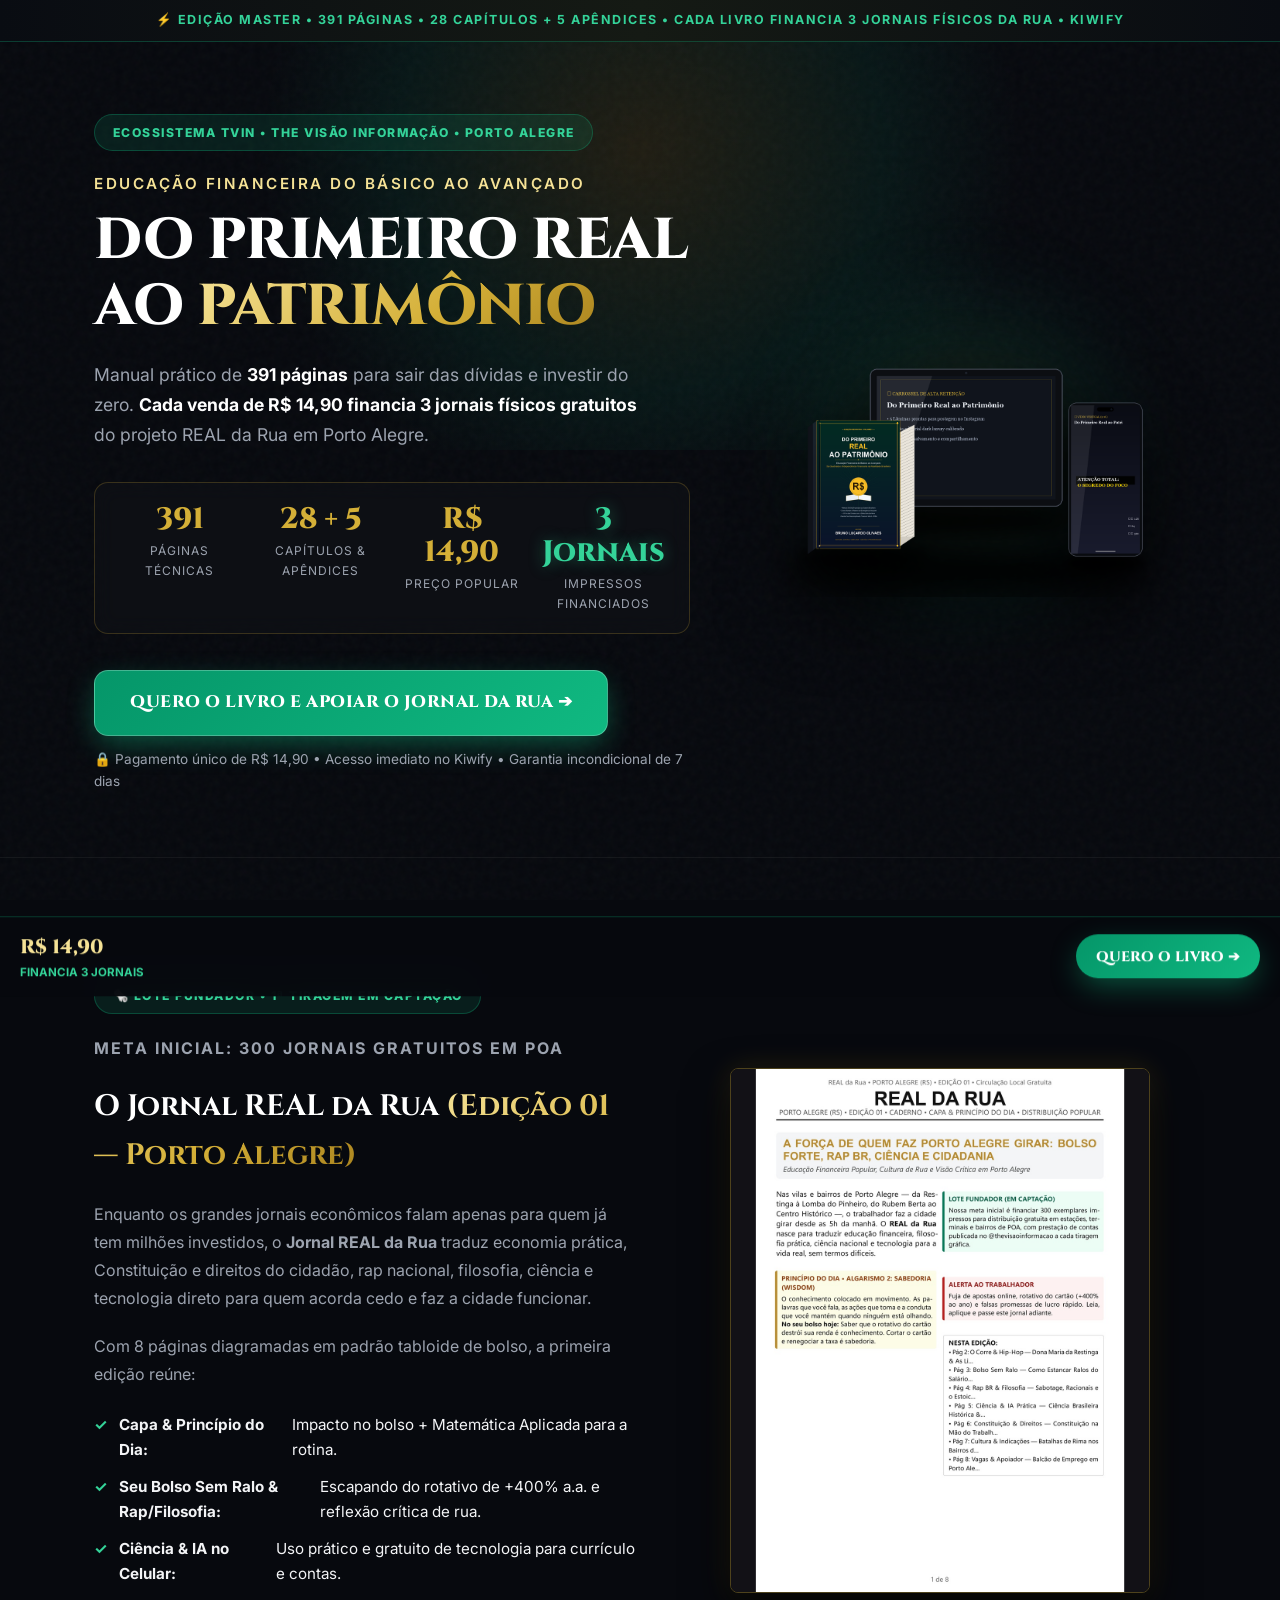
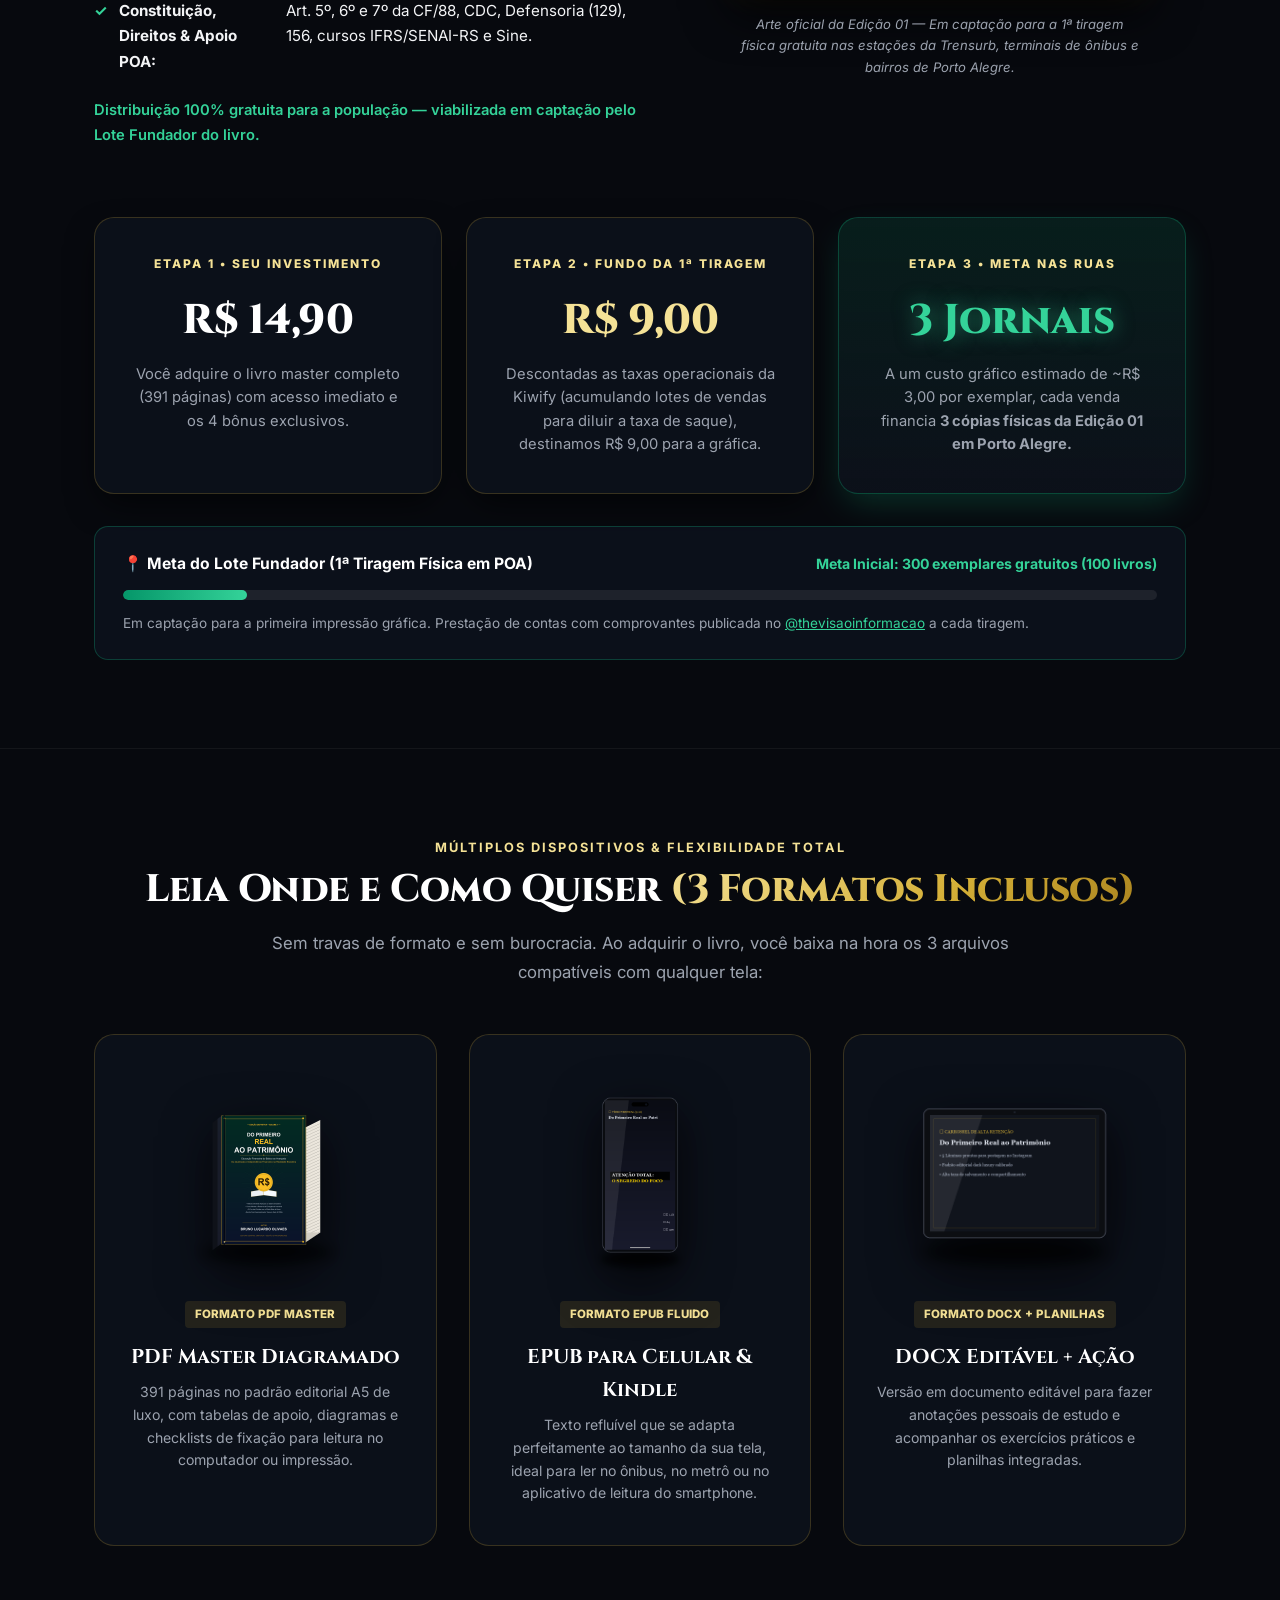
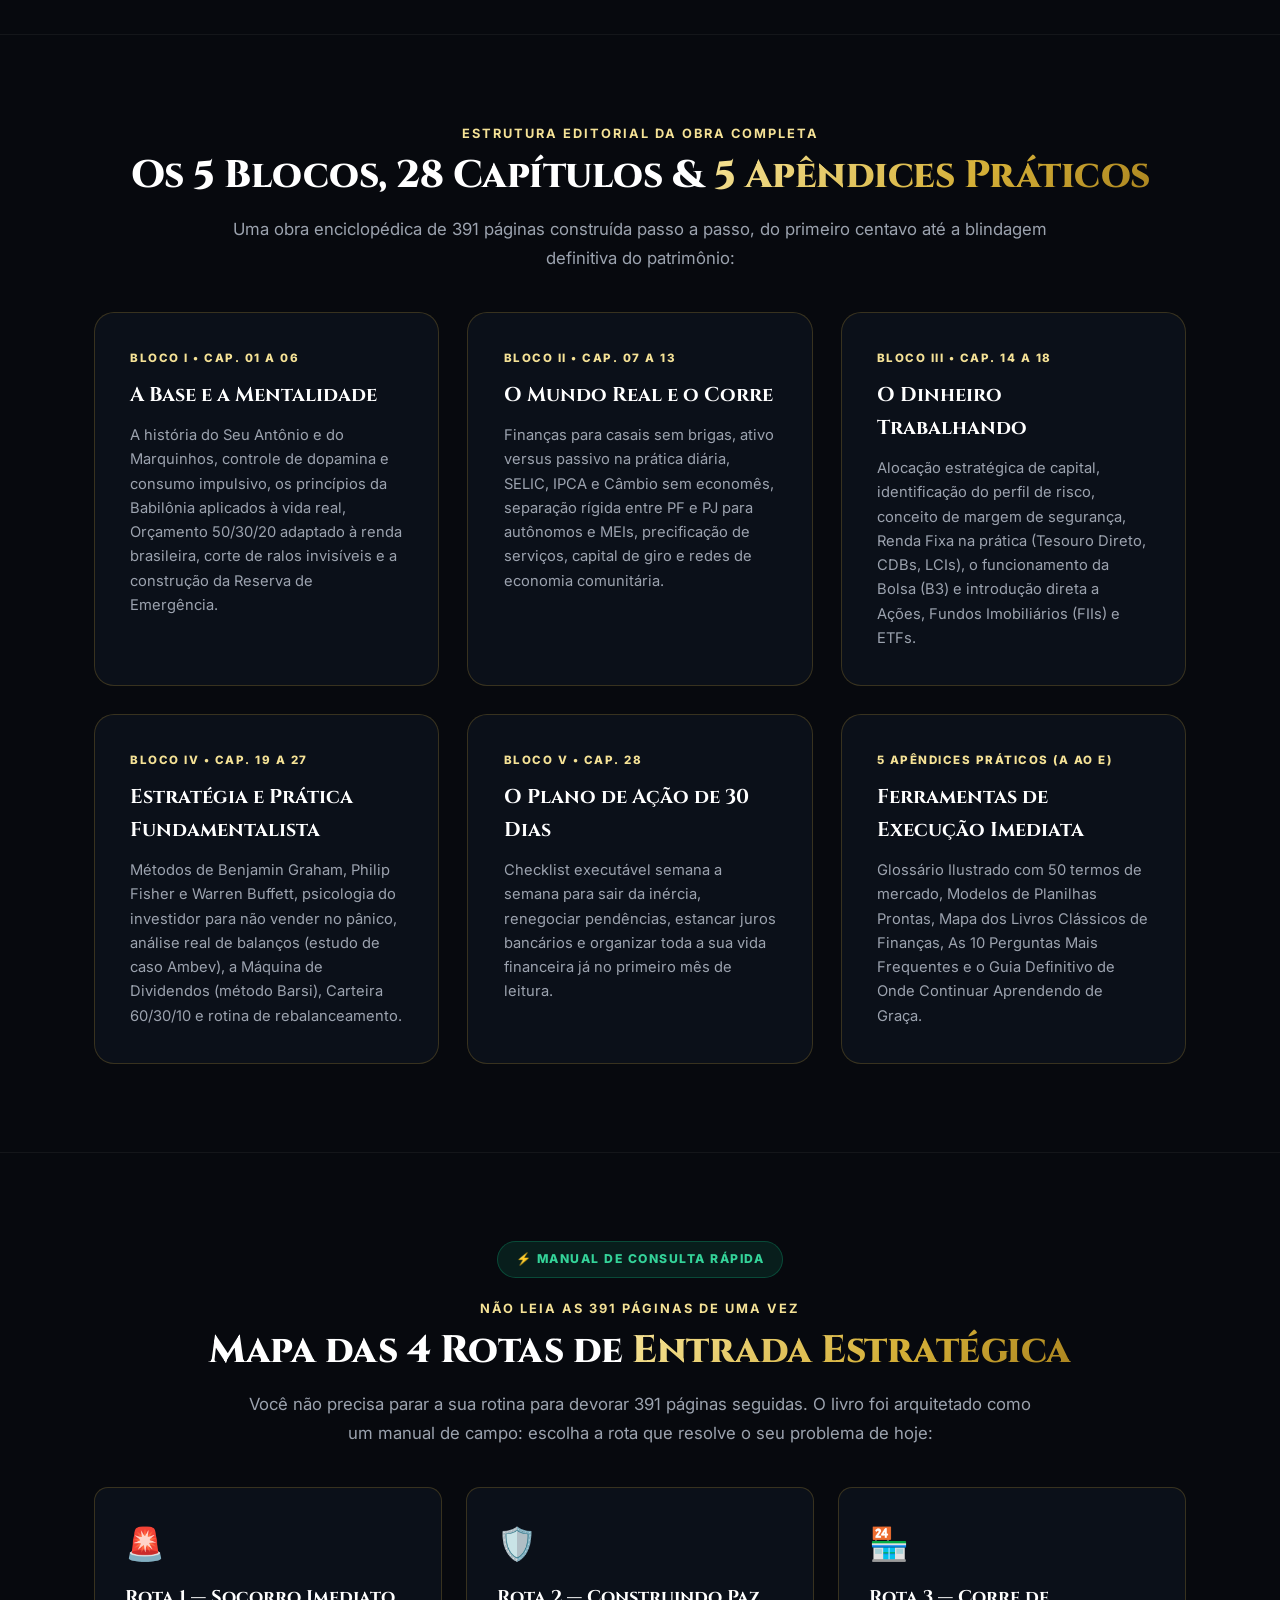
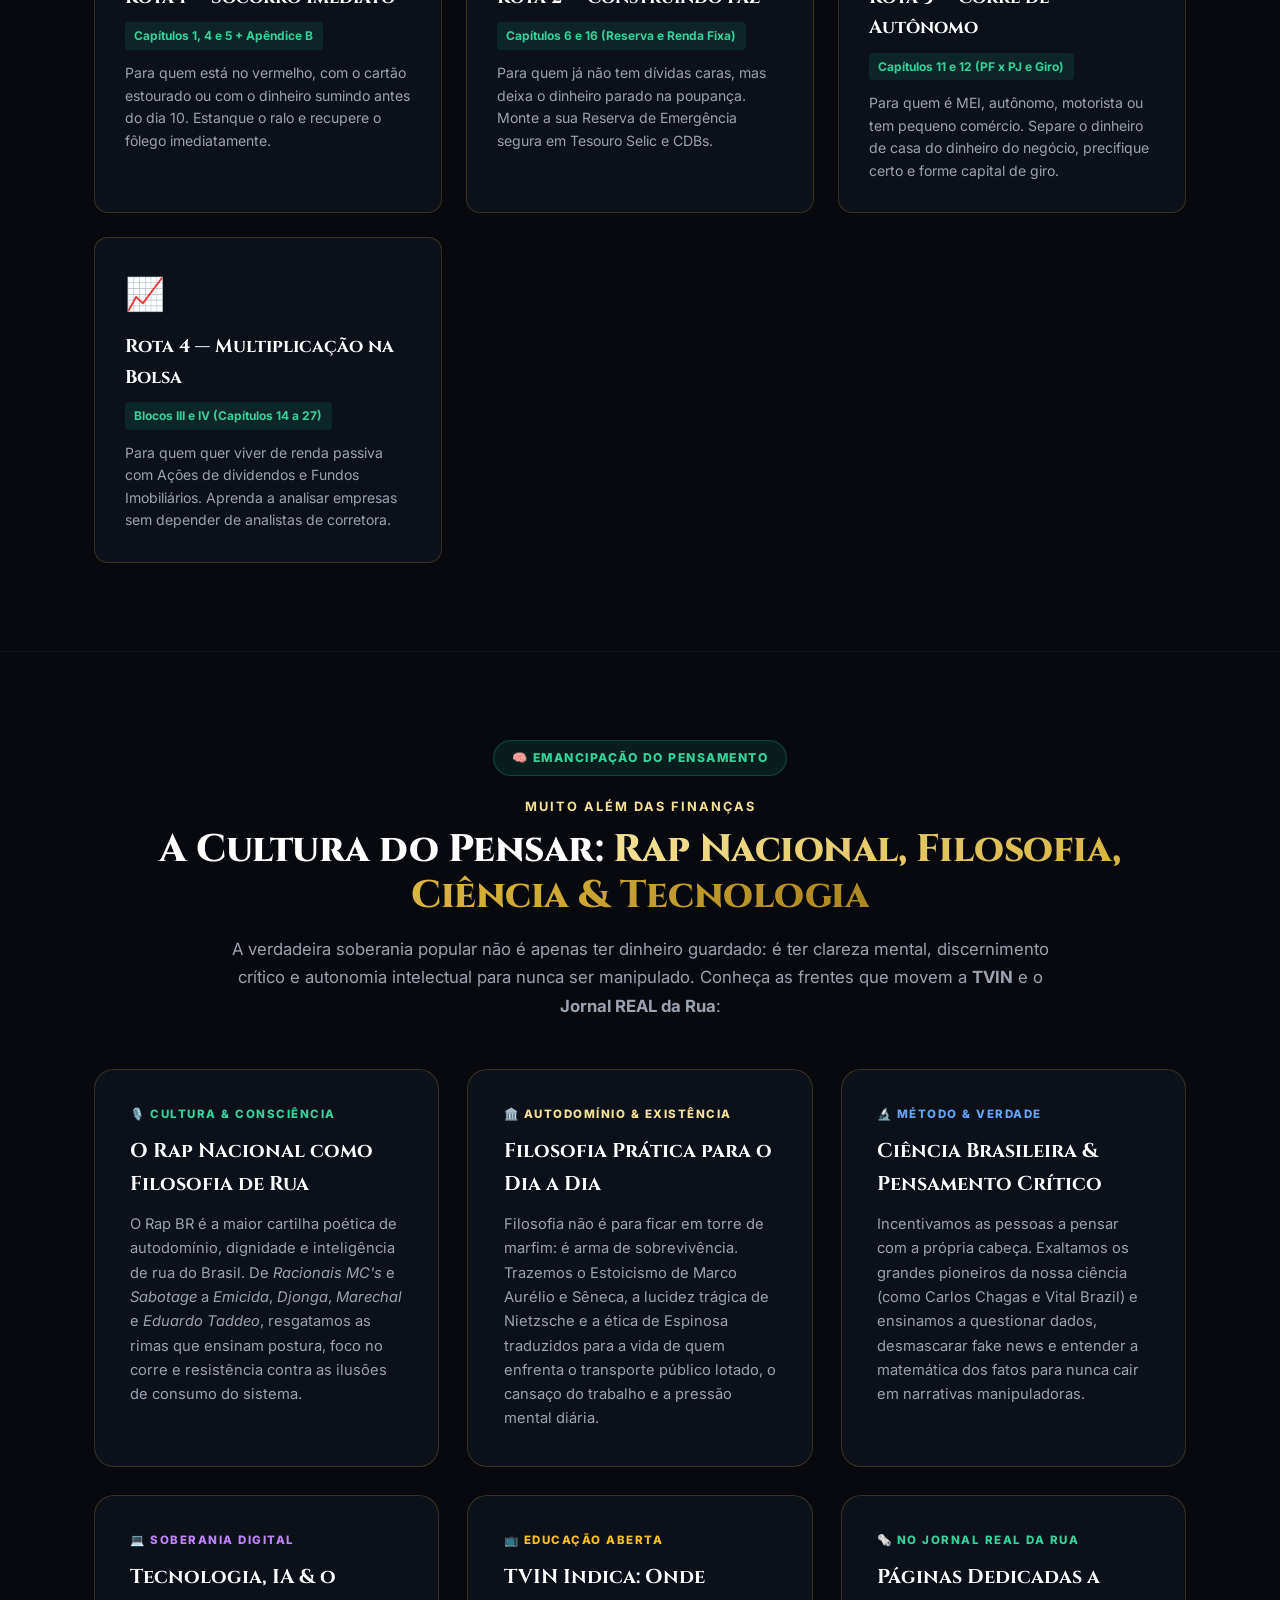
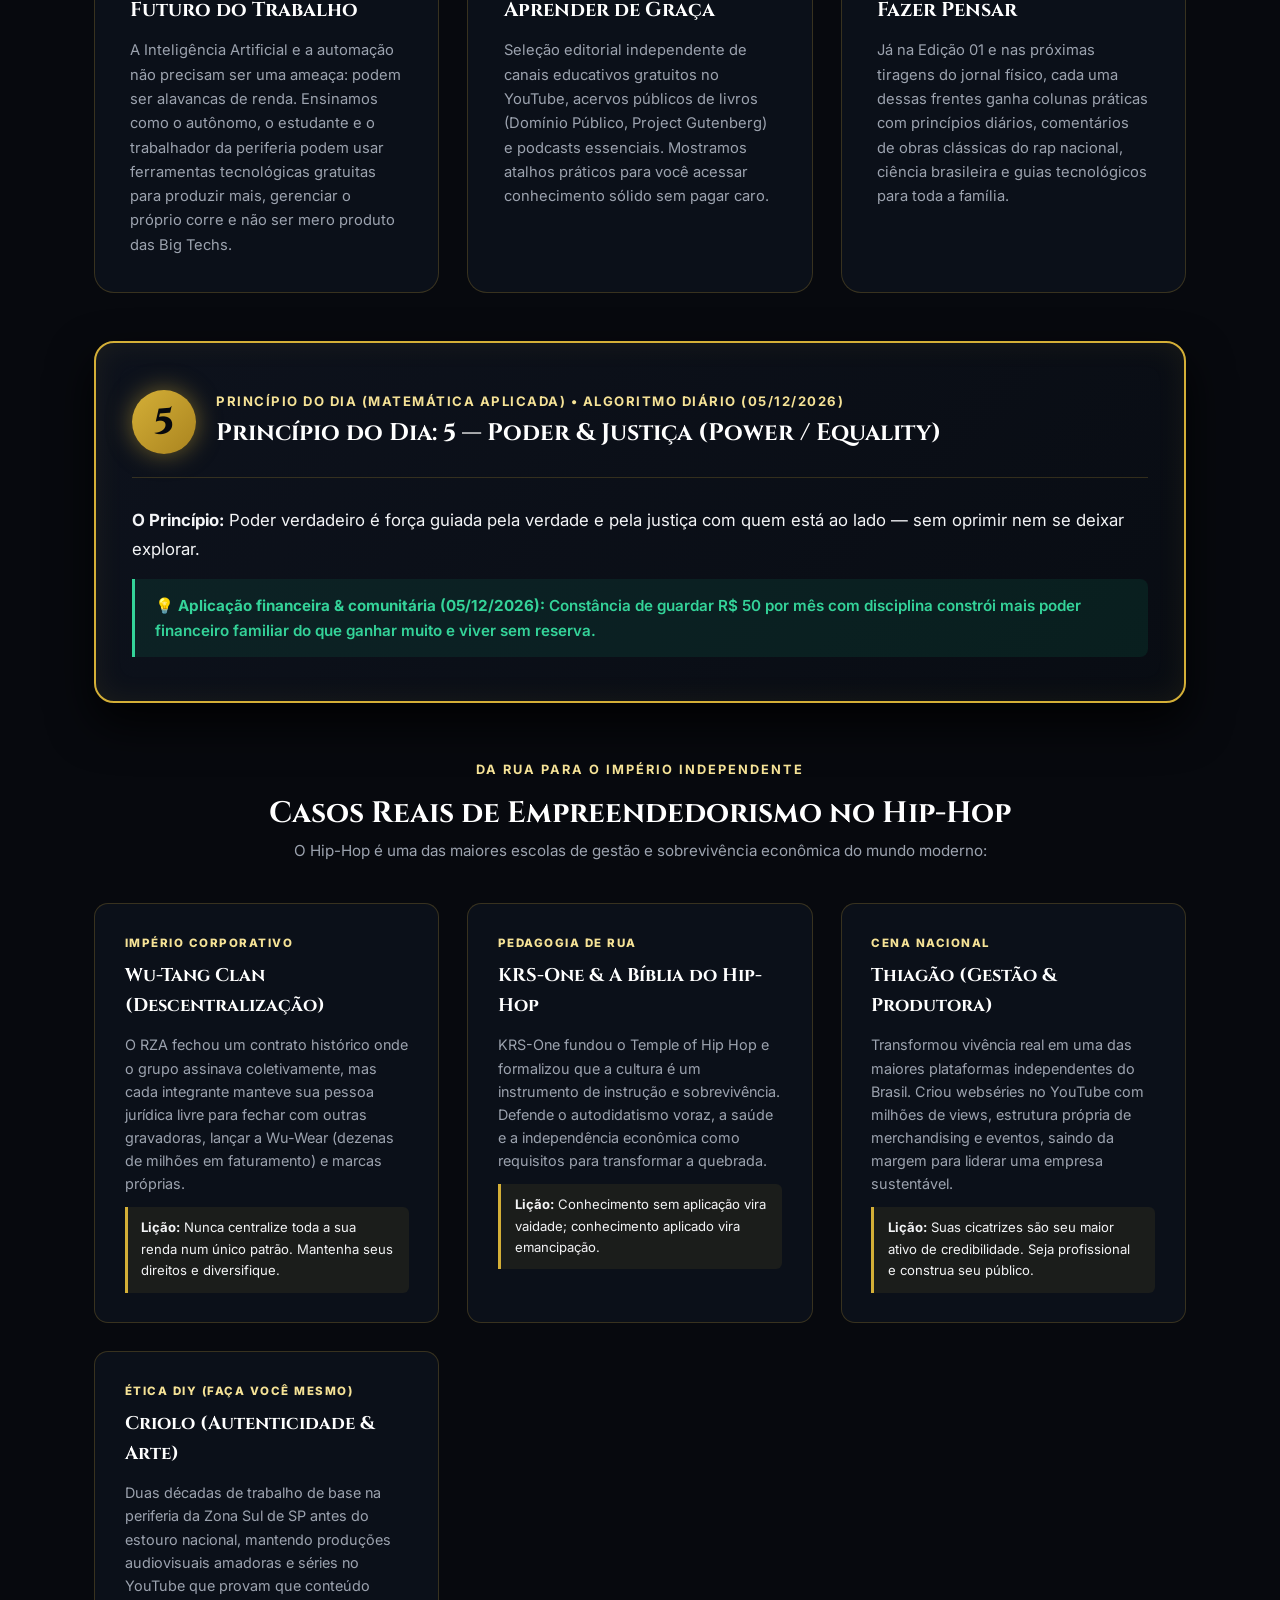
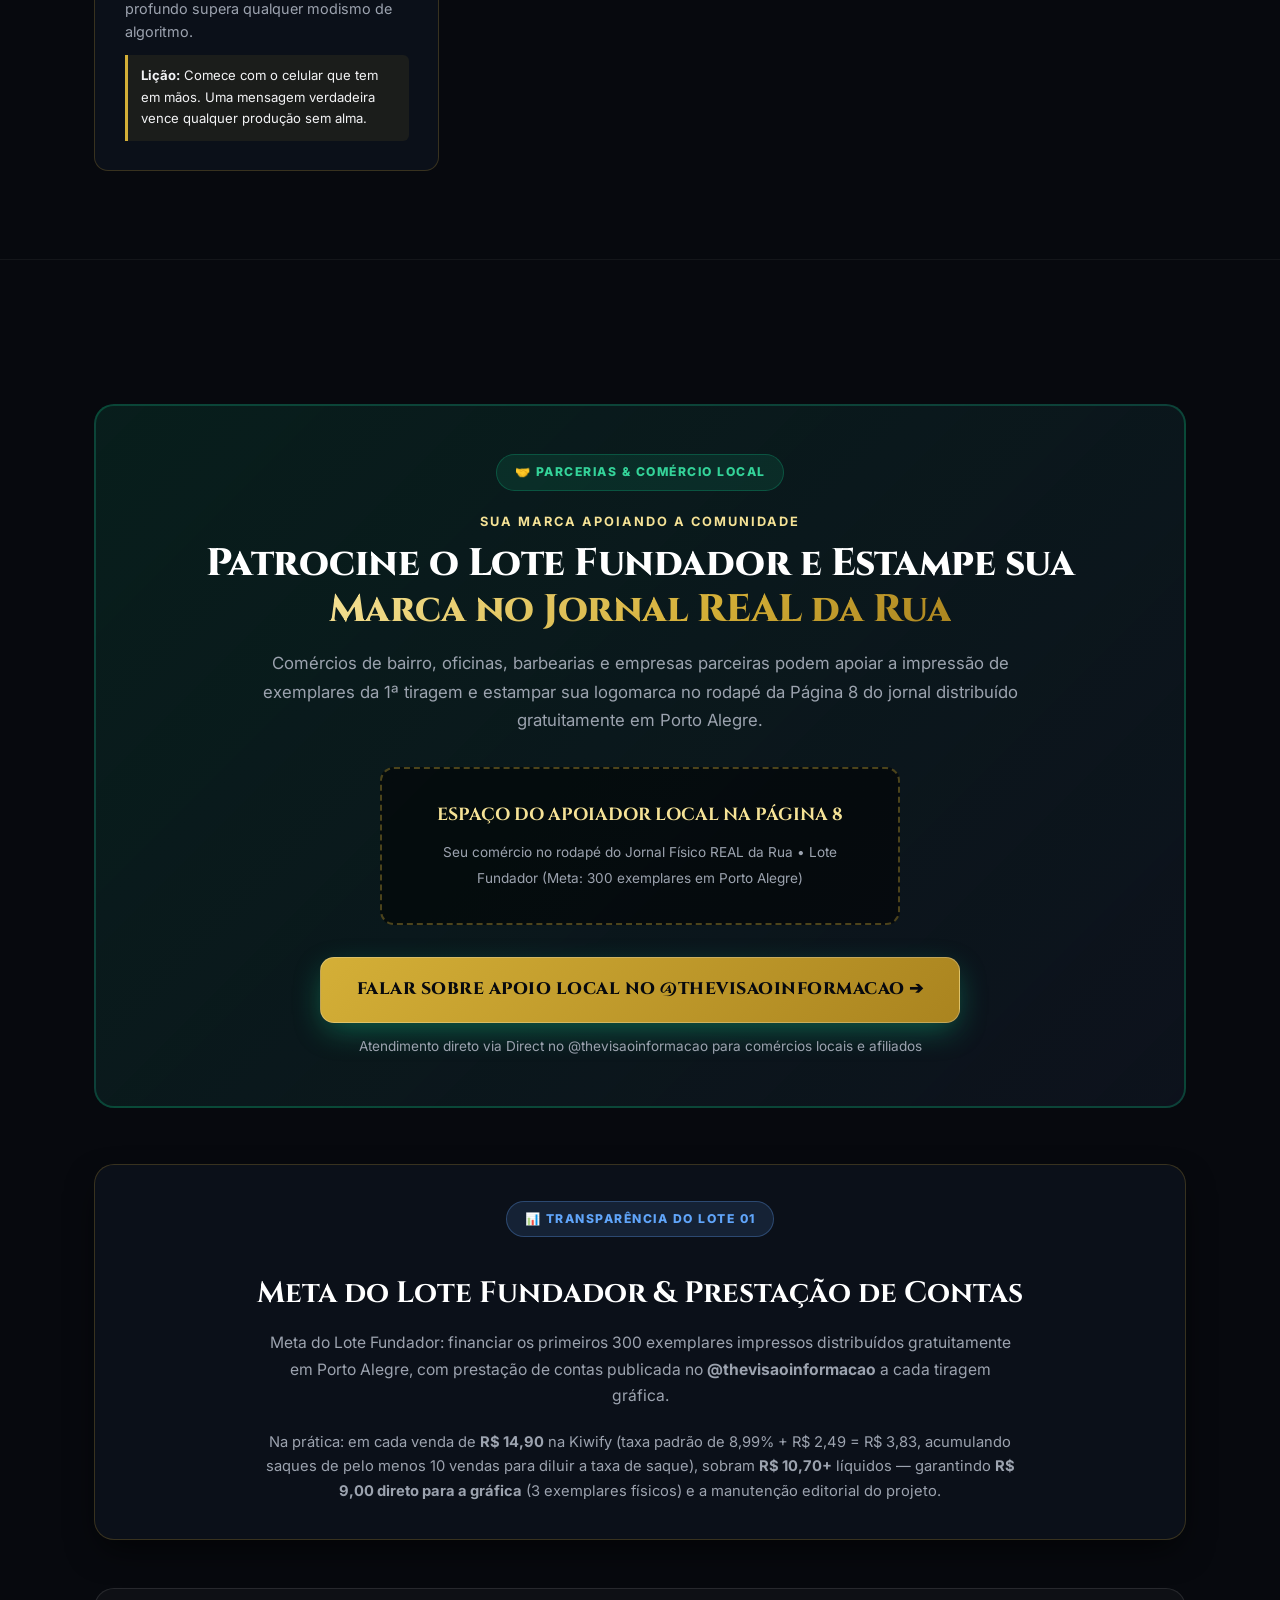
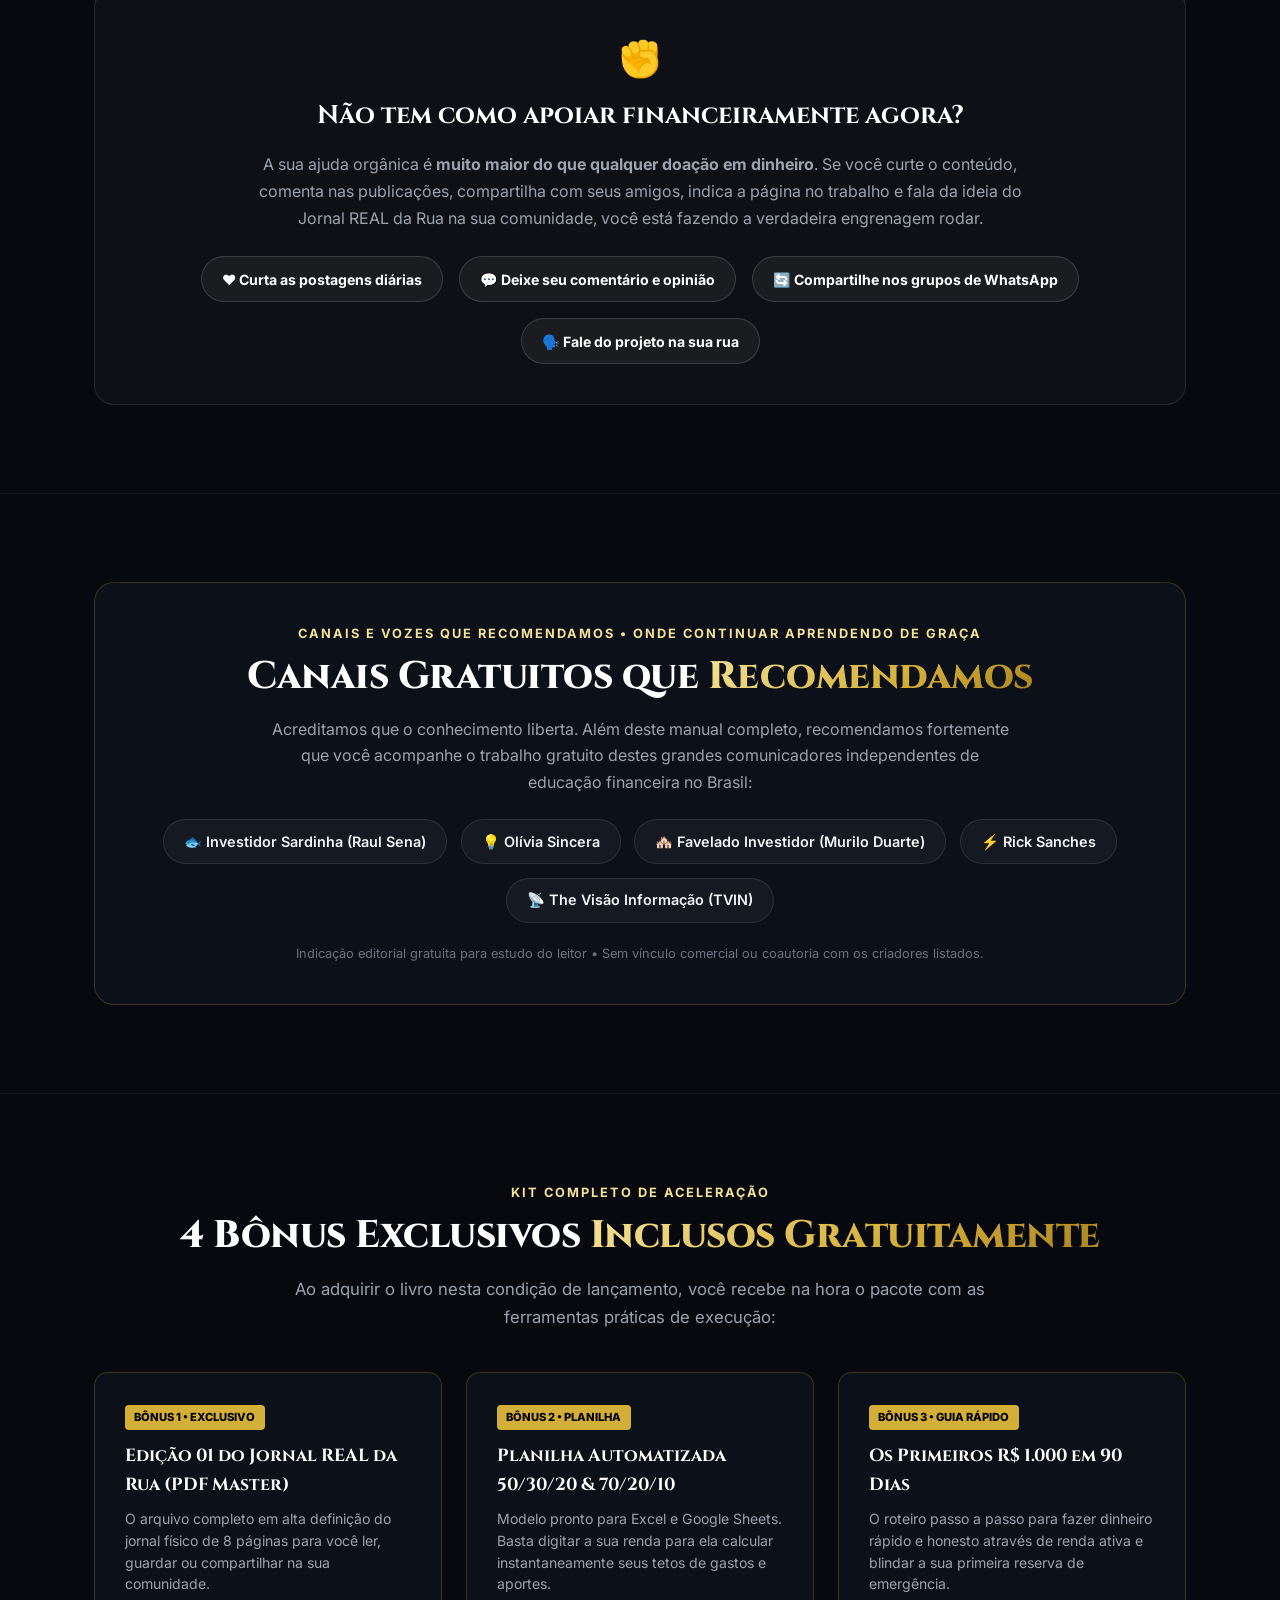
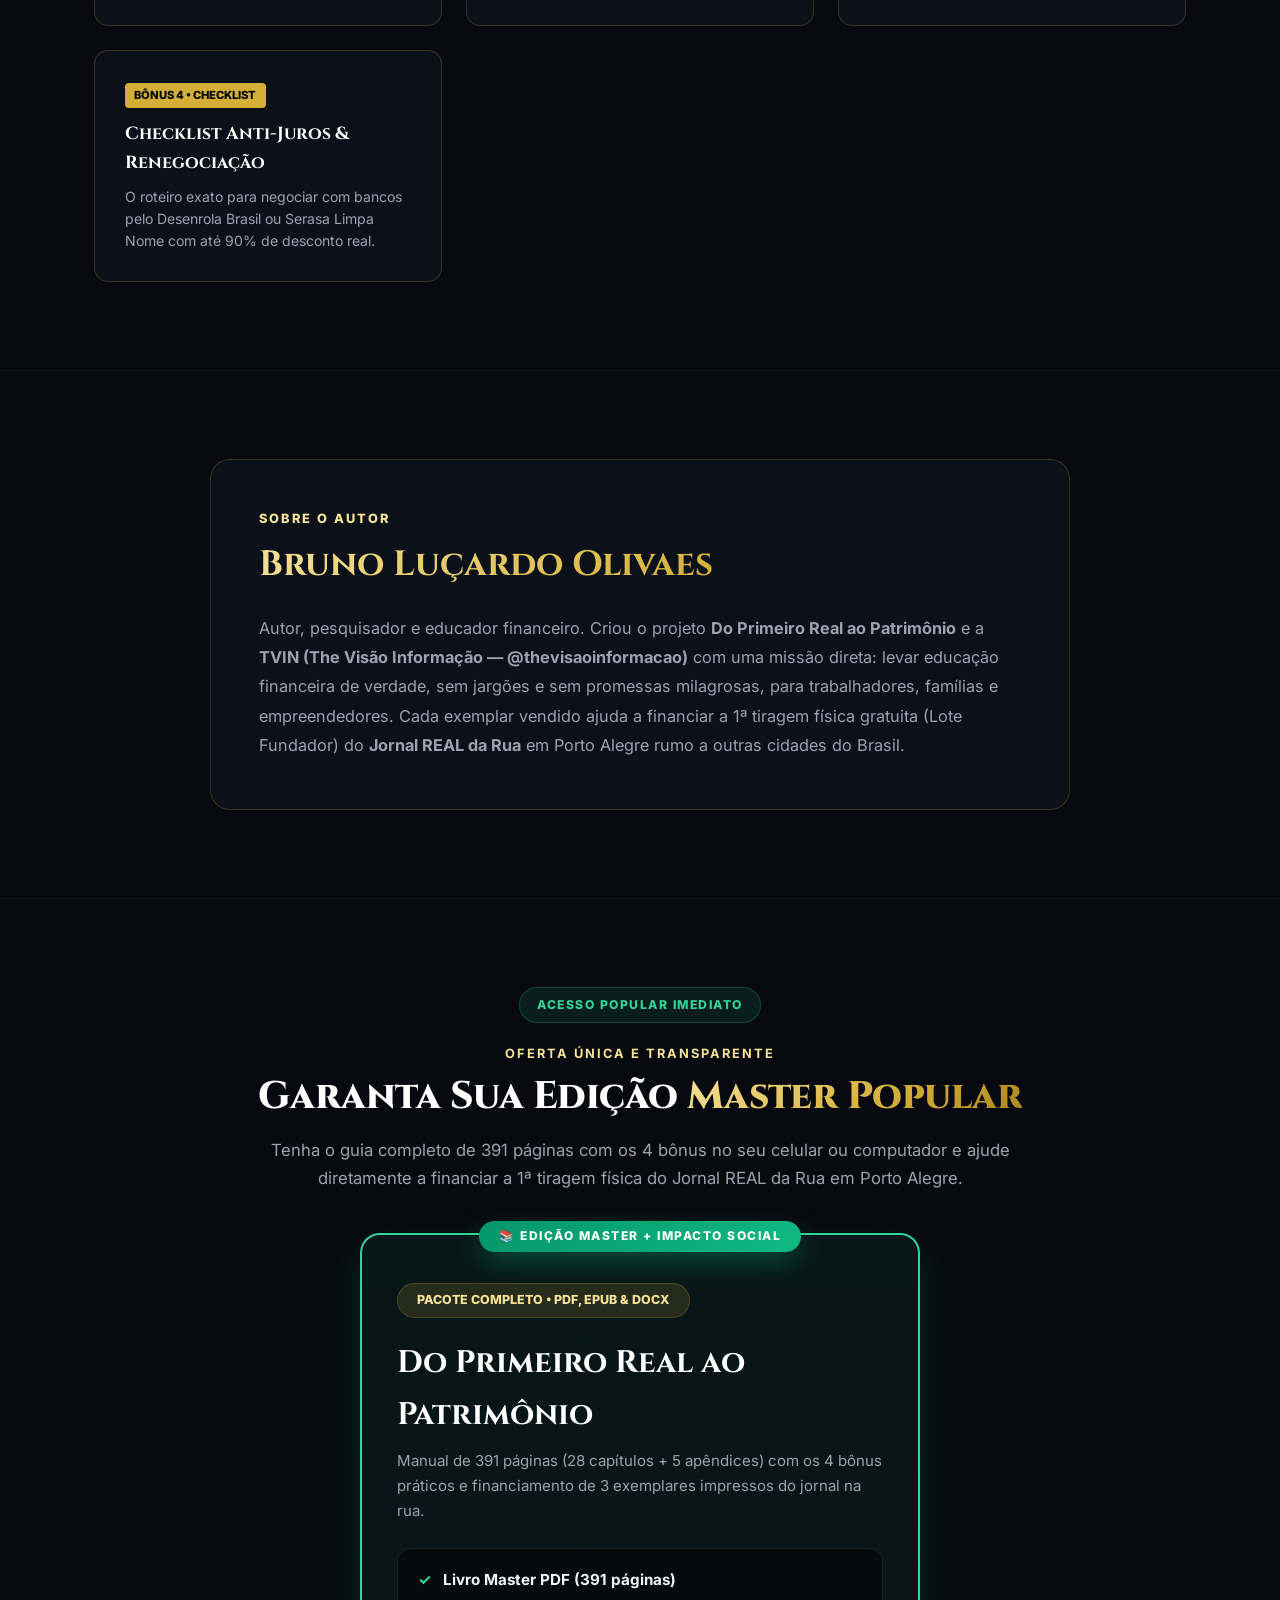
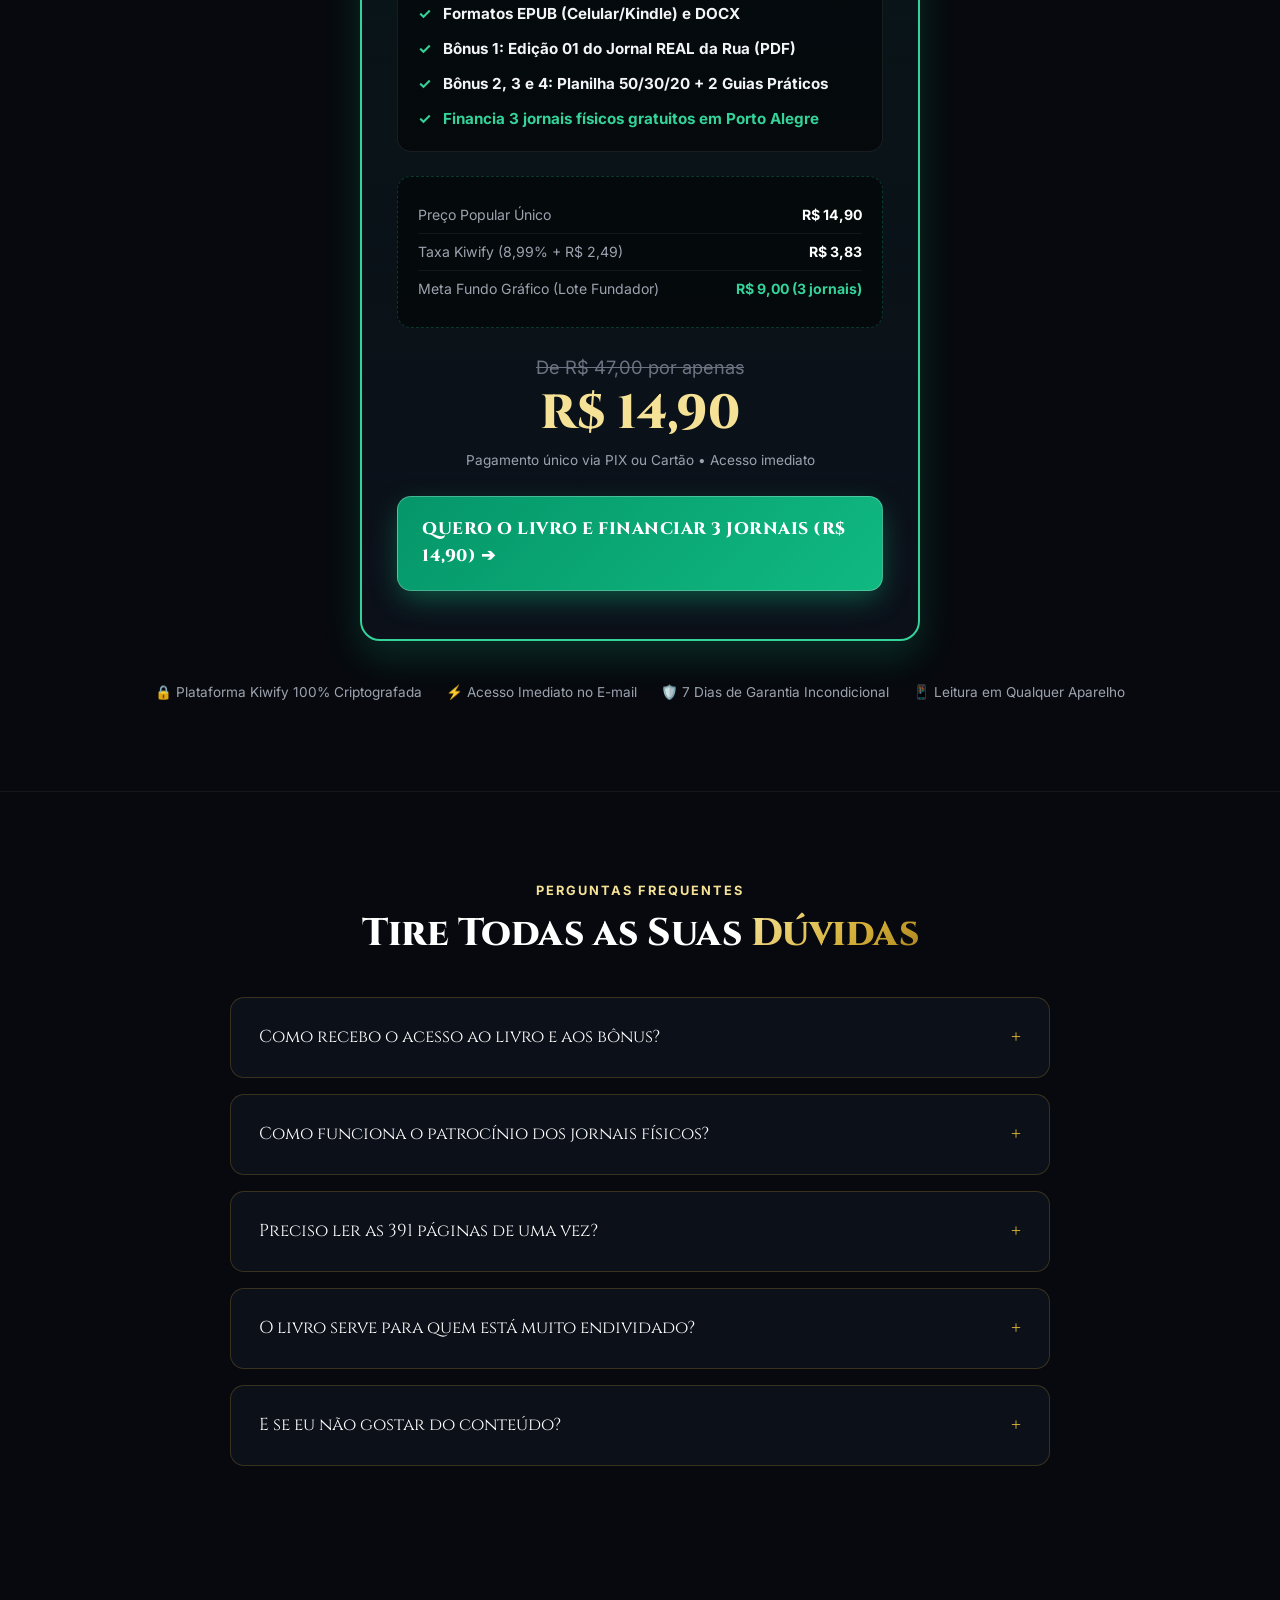
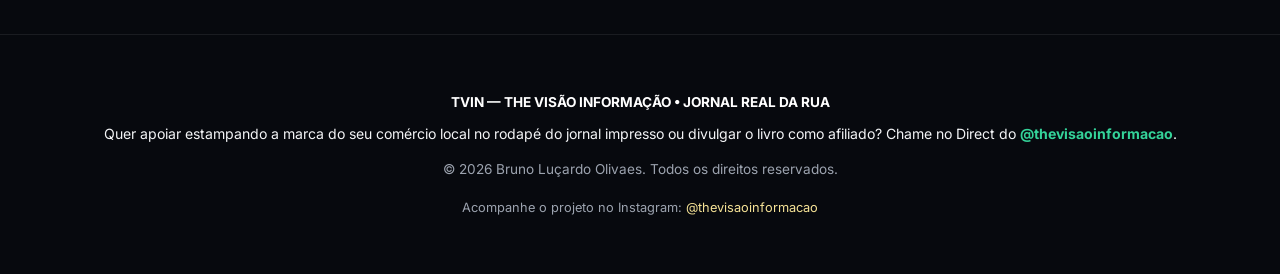
<file: do-primeiro-real/index.html>
<!DOCTYPE html>
<html lang="pt-BR">
<head>
    <meta charset="UTF-8">
    <meta name="viewport" content="width=device-width, initial-scale=1.0">
    <meta name="description" content="Do Primeiro Real ao Patrimônio: Educação Financeira do Básico ao Avançado por Bruno Luçardo Olivaes. 391 Páginas Técnicas, 28 Capítulos + 5 Apêndices e o Projeto Social TVIN & Jornal REAL da Rua.">
    <meta property="og:title" content="Do Primeiro Real ao Patrimônio — Edição Master | Bruno Luçardo Olivaes">
    <meta property="og:description" content="O guia prático de 391 páginas para sair das dívidas e construir riqueza real. Cada exemplar de R$ 14,90 financia a impressão de 3 jornais físicos entregues gratuitamente nas ruas.">
    <meta property="og:image" content="https://bruno-olivaes.github.io/primeiro-real/assets/mockup_hero_combo.png">
    <meta property="og:url" content="https://bruno-olivaes.github.io/primeiro-real/">
    <meta property="og:type" content="website">
    <title>Do Primeiro Real ao Patrimônio — Edição Master | Bruno Luçardo Olivaes</title>
    
    <link rel="preconnect" href="https://fonts.googleapis.com">
    <link rel="preconnect" href="https://fonts.gstatic.com" crossorigin>
    <link href="https://fonts.googleapis.com/css2?family=Cinzel:wght@500;700;800&family=Inter:wght@300;400;500;600;700;800&display=swap" rel="stylesheet">
    <link rel="stylesheet" href="style.css">
</head>
<body>
    <div class="noise-overlay"></div>
    <div class="glow-bg"></div>

    <!-- TOP ANNOUNCEMENT BAR -->
    <div class="top-bar">
        <span>⚡ EDIÇÃO MASTER • 391 PÁGINAS • 28 CAPÍTULOS + 5 APÊNDICES • CADA LIVRO FINANCIA 3 JORNAIS FÍSICOS DA RUA • KIWIFY</span>
    </div>

    <!-- HERO SECTION -->
    <header class="hero" id="home">
        <div class="container hero-grid">
            <div class="hero-text fade-in-up">
                <div class="badge-pill">ECOSSISTEMA TVIN • THE VISÃO INFORMAÇÃO • PORTO ALEGRE</div>
                <p class="pre-headline">Educação Financeira do Básico ao Avançado</p>
                <h1 class="headline">DO PRIMEIRO REAL AO <span class="gold-text">PATRIMÔNIO</span></h1>
                <p class="sub-headline">
                    Manual prático de <strong>391 páginas</strong> para sair das dívidas e investir do zero. <strong>Cada venda de R$ 14,90 financia 3 jornais físicos gratuitos</strong> do projeto REAL da Rua em Porto Alegre.
                </p>
                
                <div class="hero-stats">
                    <div class="stat-item">
                        <span class="stat-num">391</span>
                        <span class="stat-label">Páginas Técnicas</span>
                    </div>
                    <div class="stat-item">
                        <span class="stat-num">28 + 5</span>
                        <span class="stat-label">Capítulos & Apêndices</span>
                    </div>
                    <div class="stat-item">
                        <span class="stat-num">R$ 14,90</span>
                        <span class="stat-label">Preço Popular</span>
                    </div>
                    <div class="stat-item highlight">
                        <span class="stat-num">3 Jornais</span>
                        <span class="stat-label">Impressos Financiados</span>
                    </div>
                </div>

                <div class="hero-cta-group">
                    <a href="https://pay.kiwify.com.br/JUmJDc2" target="_blank" rel="noopener" class="cta-button pulse" data-track="cta_hero" data-cta-pos="hero">
                        QUERO O LIVRO E APOIAR O JORNAL DA RUA ➔
                    </a>
                    <span class="cta-subtext">🔒 Pagamento único de R$ 14,90 • Acesso imediato no Kiwify • Garantia incondicional de 7 dias</span>
                </div>
            </div>

            <div class="hero-mockup-wrapper fade-in-up delay-1">
                <div class="mockup-glow"></div>
                <img src="assets/mockup_hero_combo.png" alt="Do Primeiro Real ao Patrimônio - Combo Completo Bruno Luçardo Olivaes" class="hero-combo-img">
            </div>
        </div>
    </header>

    <!-- SEÇÃO ESPECIAL 1: O JORNAL REAL DA RUA (ED. 01 - PORTO ALEGRE) -->
    <section class="section" id="jornal">
        <div class="container">
            <div class="newspaper-spotlight">
                <div class="newspaper-text fade-in-up">
                    <span class="badge-pill">🗞️ LOTE FUNDADOR • 1ª TIRAGEM EM CAPTAÇÃO</span>
                    <p class="section-eyebrow">META INICIAL: 300 JORNAIS GRATUITOS EM POA</p>
                    <h3>O Jornal REAL da Rua <span class="gold-text">(Edição 01 — Porto Alegre)</span></h3>
                    <p>
                        Enquanto os grandes jornais econômicos falam apenas para quem já tem milhões investidos, o <strong>Jornal REAL da Rua</strong> traduz economia prática, Constituição e direitos do cidadão, rap nacional, filosofia, ciência e tecnologia direto para quem acorda cedo e faz a cidade funcionar.
                    </p>
                    <p>
                        Com 8 páginas diagramadas em padrão tabloide de bolso, a primeira edição reúne:
                    </p>
                    <ul class="newspaper-highlights">
                        <li><span class="bullet">✓</span> <strong>Capa & Princípio do Dia:</strong> Impacto no bolso + Matemática Aplicada para a rotina.</li>
                        <li><span class="bullet">✓</span> <strong>Seu Bolso Sem Ralo & Rap/Filosofia:</strong> Escapando do rotativo de +400% a.a. e reflexão crítica de rua.</li>
                        <li><span class="bullet">✓</span> <strong>Ciência & IA no Celular:</strong> Uso prático e gratuito de tecnologia para currículo e contas.</li>
                        <li><span class="bullet">✓</span> <strong>Constituição, Direitos & Apoio POA:</strong> Art. 5º, 6º e 7º da CF/88, CDC, Defensoria (129), 156, cursos IFRS/SENAI-RS e Sine.</li>
                    </ul>
                    <p style="font-size: 0.92rem; color: var(--emerald-light); font-weight: 600;">
                        Distribuição 100% gratuita para a população — viabilizada em captação pelo Lote Fundador do livro.
                    </p>
                </div>

                <div class="newspaper-frame fade-in-up delay-1">
                    <img src="assets/capa_jornal_real.jpg" alt="Arte Oficial Edição 01 do Jornal Real da Rua Porto Alegre" class="newspaper-img">
                    <p class="newspaper-caption">
                        Arte oficial da Edição 01 — Em captação para a 1ª tiragem física gratuita nas estações da Trensurb, terminais de ônibus e bairros de Porto Alegre.
                    </p>
                </div>
            </div>

            <!-- INFOGRÁFICO DE IMPACTO CIRCULAR -->
            <div class="impact-calc-grid fade-in-up">
                <div class="impact-calc-card">
                    <div class="step-number">Etapa 1 • Seu Investimento</div>
                    <div class="step-val">R$ 14,90</div>
                    <p>Você adquire o livro master completo (391 páginas) com acesso imediato e os 4 bônus exclusivos.</p>
                </div>

                <div class="impact-calc-card">
                    <div class="step-number">Etapa 2 • Fundo da 1ª Tiragem</div>
                    <div class="step-val" style="color: var(--gold-light);">R$ 9,00</div>
                    <p>Descontadas as taxas operacionais da Kiwify (acumulando lotes de vendas para diluir a taxa de saque), destinamos R$ 9,00 para a gráfica.</p>
                </div>

                <div class="impact-calc-card highlight">
                    <div class="step-number">Etapa 3 • Meta nas Ruas</div>
                    <div class="step-val">3 Jornais</div>
                    <p>A um custo gráfico estimado de ~R$ 3,00 por exemplar, cada venda financia <strong>3 cópias físicas da Edição 01 em Porto Alegre.</strong></p>
                </div>
            </div>

            <!-- PROGRESSO LOTE FUNDADOR -->
            <div class="founder-lot-card fade-in-up">
                <div class="founder-lot-top">
                    <span class="founder-lot-title">📍 Meta do Lote Fundador (1ª Tiragem Física em POA)</span>
                    <span class="founder-lot-target">Meta Inicial: 300 exemplares gratuitos (100 livros)</span>
                </div>
                <div class="founder-lot-bar">
                    <div class="founder-lot-fill" style="width: 12%;"></div>
                </div>
                <p class="founder-lot-note">
                    Em captação para a primeira impressão gráfica. Prestação de contas com comprovantes publicada no <a href="https://instagram.com/thevisaoinformacao" target="_blank" rel="noopener" data-track="ig_prestacao_contas" data-cta-pos="jornal_transparencia" style="color: var(--emerald-light); text-decoration: underline;">@thevisaoinformacao</a> a cada tiragem.
                </p>
            </div>
        </div>
    </section>

    <!-- SEÇÃO NOVA: LEIA ONDE E COMO QUISER (3 FORMATOS INCLUSOS) -->
    <section class="section" id="formatos">
        <div class="container">
            <div style="text-align: center;" class="fade-in-up">
                <p class="section-eyebrow">MÚLTIPLOS DISPOSITIVOS & FLEXIBILIDADE TOTAL</p>
                <h2 class="section-title">Leia Onde e Como Quiser <span class="gold-text">(3 Formatos Inclusos)</span></h2>
                <p class="section-subtitle" style="max-width: 780px; margin: 0 auto;">
                    Sem travas de formato e sem burocracia. Ao adquirir o livro, você baixa na hora os 3 arquivos compatíveis com qualquer tela:
                </p>
            </div>

            <div class="formats-grid">
                <div class="format-card fade-in-up">
                    <div class="format-mockup">
                        <img src="assets/mockup_livro_3d.png" alt="PDF Master Diagramado 391 páginas">
                    </div>
                    <span class="format-badge">FORMATO PDF MASTER</span>
                    <h4>PDF Master Diagramado</h4>
                    <p>391 páginas no padrão editorial A5 de luxo, com tabelas de apoio, diagramas e checklists de fixação para leitura no computador ou impressão.</p>
                </div>

                <div class="format-card fade-in-up delay-1">
                    <div class="format-mockup">
                        <img src="assets/mockup_celular_3d.png" alt="EPUB Fluido para Celular e Kindle">
                    </div>
                    <span class="format-badge">FORMATO EPUB FLUIDO</span>
                    <h4>EPUB para Celular & Kindle</h4>
                    <p>Texto refluível que se adapta perfeitamente ao tamanho da sua tela, ideal para ler no ônibus, no metrô ou no aplicativo de leitura do smartphone.</p>
                </div>

                <div class="format-card fade-in-up delay-2">
                    <div class="format-mockup">
                        <img src="assets/mockup_tablet_3d.png" alt="DOCX Editável e Planilhas">
                    </div>
                    <span class="format-badge">FORMATO DOCX + PLANILHAS</span>
                    <h4>DOCX Editável + Ação</h4>
                    <p>Versão em documento editável para fazer anotações pessoais de estudo e acompanhar os exercícios práticos e planilhas integradas.</p>
                </div>
            </div>
        </div>
    </section>

    <!-- CONTEÚDO PROGRAMÁTICO REAL: 5 BLOCOS, 28 CAPÍTULOS + 5 APÊNDICES -->
    <section class="section" id="conteudo">
        <div class="container">
            <div style="text-align: center;" class="fade-in-up">
                <p class="section-eyebrow">ESTRUTURA EDITORIAL DA OBRA COMPLETA</p>
                <h2 class="section-title">Os 5 Blocos, 28 Capítulos & <span class="gold-text">5 Apêndices Práticos</span></h2>
                <p class="section-subtitle" style="max-width: 820px; margin: 0 auto;">
                    Uma obra enciclopédica de 391 páginas construída passo a passo, do primeiro centavo até a blindagem definitiva do patrimônio:
                </p>
            </div>

            <div class="blocks-grid">
                <div class="block-card fade-in-up">
                    <span class="block-tag">BLOCO I • CAP. 01 A 06</span>
                    <h3>A Base e a Mentalidade</h3>
                    <p>A história do Seu Antônio e do Marquinhos, controle de dopamina e consumo impulsivo, os princípios da Babilônia aplicados à vida real, Orçamento 50/30/20 adaptado à renda brasileira, corte de ralos invisíveis e a construção da Reserva de Emergência.</p>
                </div>

                <div class="block-card fade-in-up delay-1">
                    <span class="block-tag">BLOCO II • CAP. 07 A 13</span>
                    <h3>O Mundo Real e o Corre</h3>
                    <p>Finanças para casais sem brigas, ativo versus passivo na prática diária, SELIC, IPCA e Câmbio sem economês, separação rígida entre PF e PJ para autônomos e MEIs, precificação de serviços, capital de giro e redes de economia comunitária.</p>
                </div>

                <div class="block-card fade-in-up delay-2">
                    <span class="block-tag">BLOCO III • CAP. 14 A 18</span>
                    <h3>O Dinheiro Trabalhando</h3>
                    <p>Alocação estratégica de capital, identificação do perfil de risco, conceito de margem de segurança, Renda Fixa na prática (Tesouro Direto, CDBs, LCIs), o funcionamento da Bolsa (B3) e introdução direta a Ações, Fundos Imobiliários (FIIs) e ETFs.</p>
                </div>

                <div class="block-card fade-in-up">
                    <span class="block-tag">BLOCO IV • CAP. 19 A 27</span>
                    <h3>Estratégia e Prática Fundamentalista</h3>
                    <p>Métodos de Benjamin Graham, Philip Fisher e Warren Buffett, psicologia do investidor para não vender no pânico, análise real de balanços (estudo de caso Ambev), a Máquina de Dividendos (método Barsi), Carteira 60/30/10 e rotina de rebalanceamento.</p>
                </div>

                <div class="block-card fade-in-up delay-1">
                    <span class="block-tag">BLOCO V • CAP. 28</span>
                    <h3>O Plano de Ação de 30 Dias</h3>
                    <p>Checklist executável semana a semana para sair da inércia, renegociar pendências, estancar juros bancários e organizar toda a sua vida financeira já no primeiro mês de leitura.</p>
                </div>

                <div class="block-card fade-in-up delay-2">
                    <span class="block-tag">5 APÊNDICES PRÁTICOS (A AO E)</span>
                    <h3>Ferramentas de Execução Imediata</h3>
                    <p>Glossário Ilustrado com 50 termos de mercado, Modelos de Planilhas Prontas, Mapa dos Livros Clássicos de Finanças, As 10 Perguntas Mais Frequentes e o Guia Definitivo de Onde Continuar Aprendendo de Graça.</p>
                </div>
            </div>
        </div>
    </section>

    <!-- SEÇÃO NOVA: MAPA DE 4 ROTAS DE LEITURA RÁPIDA -->
    <section class="section" id="rotas">
        <div class="container">
            <div style="text-align: center;" class="fade-in-up">
                <span class="badge-pill">⚡ MANUAL DE CONSULTA RÁPIDA</span>
                <p class="section-eyebrow">NÃO LEIA AS 391 PÁGINAS DE UMA VEZ</p>
                <h2 class="section-title">Mapa das 4 Rotas de <span class="gold-text">Entrada Estratégica</span></h2>
                <p class="section-subtitle" style="max-width: 800px; margin: 0 auto;">
                    Você não precisa parar a sua rotina para devorar 391 páginas seguidas. O livro foi arquitetado como um manual de campo: escolha a rota que resolve o seu problema de hoje:
                </p>
            </div>

            <div class="routes-grid">
                <div class="route-card fade-in-up">
                    <div class="route-icon">🚨</div>
                    <h4>Rota 1 — Socorro Imediato</h4>
                    <span class="route-chapters">Capítulos 1, 4 e 5 + Apêndice B</span>
                    <p>Para quem está no vermelho, com o cartão estourado ou com o dinheiro sumindo antes do dia 10. Estanque o ralo e recupere o fôlego imediatamente.</p>
                </div>

                <div class="route-card fade-in-up delay-1">
                    <div class="route-icon">🛡️</div>
                    <h4>Rota 2 — Construindo Paz</h4>
                    <span class="route-chapters">Capítulos 6 e 16 (Reserva e Renda Fixa)</span>
                    <p>Para quem já não tem dívidas caras, mas deixa o dinheiro parado na poupança. Monte a sua Reserva de Emergência segura em Tesouro Selic e CDBs.</p>
                </div>

                <div class="route-card fade-in-up delay-2">
                    <div class="route-icon">🏪</div>
                    <h4>Rota 3 — Corre de Autônomo</h4>
                    <span class="route-chapters">Capítulos 11 e 12 (PF x PJ e Giro)</span>
                    <p>Para quem é MEI, autônomo, motorista ou tem pequeno comércio. Separe o dinheiro de casa do dinheiro do negócio, precifique certo e forme capital de giro.</p>
                </div>

                <div class="route-card fade-in-up">
                    <div class="route-icon">📈</div>
                    <h4>Rota 4 — Multiplicação na Bolsa</h4>
                    <span class="route-chapters">Blocos III e IV (Capítulos 14 a 27)</span>
                    <p>Para quem quer viver de renda passiva com Ações de dividendos e Fundos Imobiliários. Aprenda a analisar empresas sem depender de analistas de corretora.</p>
                </div>
            </div>
        </div>
    </section>

    <!-- SEÇÃO NOVA: ALÉM DO DINHEIRO — O MOVIMENTO CULTURAL & INTELECTUAL TVIN -->
    <section class="section" id="movimento">
        <div class="container">
            <div style="text-align: center;" class="fade-in-up">
                <span class="badge-pill">🧠 EMANCIPAÇÃO DO PENSAMENTO</span>
                <p class="section-eyebrow">MUITO ALÉM DAS FINANÇAS</p>
                <h2 class="section-title">A Cultura do Pensar: <span class="gold-text">Rap Nacional, Filosofia, Ciência & Tecnologia</span></h2>
                <p class="section-subtitle" style="max-width: 820px; margin: 0 auto;">
                    A verdadeira soberania popular não é apenas ter dinheiro guardado: é ter clareza mental, discernimento crítico e autonomia intelectual para nunca ser manipulado. Conheça as frentes que movem a <strong>TVIN</strong> e o <strong>Jornal REAL da Rua</strong>:
                </p>
            </div>

            <div class="blocks-grid" style="margin-top: 3rem;">
                <div class="block-card fade-in-up">
                    <span class="block-tag" style="color: var(--emerald-light);">🎙️ CULTURA & CONSCIÊNCIA</span>
                    <h3>O Rap Nacional como Filosofia de Rua</h3>
                    <p>O Rap BR é a maior cartilha poética de autodomínio, dignidade e inteligência de rua do Brasil. De <em>Racionais MC's</em> e <em>Sabotage</em> a <em>Emicida</em>, <em>Djonga</em>, <em>Marechal</em> e <em>Eduardo Taddeo</em>, resgatamos as rimas que ensinam postura, foco no corre e resistência contra as ilusões de consumo do sistema.</p>
                </div>

                <div class="block-card fade-in-up delay-1">
                    <span class="block-tag" style="color: var(--gold-light);">🏛️ AUTODOMÍNIO & EXISTÊNCIA</span>
                    <h3>Filosofia Prática para o Dia a Dia</h3>
                    <p>Filosofia não é para ficar em torre de marfim: é arma de sobrevivência. Trazemos o Estoicismo de Marco Aurélio e Sêneca, a lucidez trágica de Nietzsche e a ética de Espinosa traduzidos para a vida de quem enfrenta o transporte público lotado, o cansaço do trabalho e a pressão mental diária.</p>
                </div>

                <div class="block-card fade-in-up delay-2">
                    <span class="block-tag" style="color: #60a5fa;">🔬 MÉTODO & VERDADE</span>
                    <h3>Ciência Brasileira & Pensamento Crítico</h3>
                    <p>Incentivamos as pessoas a pensar com a própria cabeça. Exaltamos os grandes pioneiros da nossa ciência (como Carlos Chagas e Vital Brazil) e ensinamos a questionar dados, desmascarar fake news e entender a matemática dos fatos para nunca cair em narrativas manipuladoras.</p>
                </div>

                <div class="block-card fade-in-up">
                    <span class="block-tag" style="color: #c084fc;">💻 SOBERANIA DIGITAL</span>
                    <h3>Tecnologia, IA & o Futuro do Trabalho</h3>
                    <p>A Inteligência Artificial e a automação não precisam ser uma ameaça: podem ser alavancas de renda. Ensinamos como o autônomo, o estudante e o trabalhador da periferia podem usar ferramentas tecnológicas gratuitas para produzir mais, gerenciar o próprio corre e não ser mero produto das Big Techs.</p>
                </div>

                <div class="block-card fade-in-up delay-1">
                    <span class="block-tag" style="color: #fbbf24;">📺 EDUCAÇÃO ABERTA</span>
                    <h3>TVIN Indica: Onde Aprender de Graça</h3>
                    <p>Seleção editorial independente de canais educativos gratuitos no YouTube, acervos públicos de livros (Domínio Público, Project Gutenberg) e podcasts essenciais. Mostramos atalhos práticos para você acessar conhecimento sólido sem pagar caro.</p>
                </div>

                <div class="block-card fade-in-up delay-2">
                    <span class="block-tag" style="color: var(--emerald-light);">🗞️ NO JORNAL REAL DA RUA</span>
                    <h3>Páginas Dedicadas a Fazer Pensar</h3>
                    <p>Já na Edição 01 e nas próximas tiragens do jornal físico, cada uma dessas frentes ganha colunas práticas com princípios diários, comentários de obras clássicas do rap nacional, ciência brasileira e guias tecnológicos para toda a família.</p>
                </div>
            </div>

            <!-- WIDGET INTERATIVO: PRINCÍPIO DO DIA (MATEMÁTICA APLICADA) -->
            <div class="supreme-math-widget fade-in-up" id="principio-do-dia">
                <div class="math-header">
                    <div class="math-number-circle" id="math-digit">2</div>
                    <div class="math-title-group">
                        <span id="math-date-label">Princípio do Dia (Matemática Aplicada) • Tradição Hip-Hop & 5%</span>
                        <h3 id="math-principle-title">Princípio 2: Sabedoria (Wisdom)</h3>
                    </div>
                </div>
                <p id="math-principle-text" style="color: var(--text-main); font-size: 1.05rem; line-height: 1.7; margin-bottom: 1rem;">
                    <strong>O Princípio:</strong> O conhecimento colocado em movimento. A manifestação prática, através de decisões e atitudes diárias, daquilo que você estudou e comprovou.
                </p>
                <div style="background: rgba(16, 185, 129, 0.1); border-left: 3px solid var(--emerald-light); padding: 0.85rem 1.25rem; border-radius: 0 8px 8px 0;">
                    <p id="math-principle-app" style="color: var(--emerald-light); font-size: 0.95rem; margin: 0; font-weight: 600;">
                        💡 <strong>Disciplina financeira & comunitária hoje:</strong> Saber que juros altos corroem o salário é conhecimento; cortar o gasto supérfluo hoje e separar seus primeiros R$ 20 é sabedoria aplicada.
                    </p>
                </div>
            </div>

            <!-- CASOS REAIS: A BÍBLIA DO HIP-HOP & EMPREENDEDORISMO DE RUA -->
            <div style="margin-top: 3.5rem;">
                <div style="text-align: center;" class="fade-in-up">
                    <p class="section-eyebrow">DA RUA PARA O IMPÉRIO INDEPENDENTE</p>
                    <h3 style="font-family: var(--font-heading); font-size: 1.85rem; color: #ffffff;">Casos Reais de Empreendedorismo no Hip-Hop</h3>
                    <p style="color: var(--text-muted); font-size: 0.95rem; max-width: 720px; margin: 0 auto;">
                        O Hip-Hop é uma das maiores escolas de gestão e sobrevivência econômica do mundo moderno:
                    </p>
                </div>

                <div class="hiphop-cases-grid">
                    <div class="hiphop-case-card fade-in-up">
                        <span class="tag">IMPÉRIO CORPORATIVO</span>
                        <h4>Wu-Tang Clan (Descentralização)</h4>
                        <p>O RZA fechou um contrato histórico onde o grupo assinava coletivamente, mas cada integrante manteve sua pessoa jurídica livre para fechar com outras gravadoras, lançar a Wu-Wear (dezenas de milhões em faturamento) e marcas próprias.</p>
                        <div class="takeaway"><strong>Lição:</strong> Nunca centralize toda a sua renda num único patrão. Mantenha seus direitos e diversifique.</div>
                    </div>

                    <div class="hiphop-case-card fade-in-up delay-1">
                        <span class="tag">PEDAGOGIA DE RUA</span>
                        <h4>KRS-One & A Bíblia do Hip-Hop</h4>
                        <p>KRS-One fundou o Temple of Hip Hop e formalizou que a cultura é um instrumento de instrução e sobrevivência. Defende o autodidatismo voraz, a saúde e a independência econômica como requisitos para transformar a quebrada.</p>
                        <div class="takeaway"><strong>Lição:</strong> Conhecimento sem aplicação vira vaidade; conhecimento aplicado vira emancipação.</div>
                    </div>

                    <div class="hiphop-case-card fade-in-up delay-2">
                        <span class="tag">CENA NACIONAL</span>
                        <h4>Thiagão (Gestão & Produtora)</h4>
                        <p>Transformou vivência real em uma das maiores plataformas independentes do Brasil. Criou webséries no YouTube com milhões de views, estrutura própria de merchandising e eventos, saindo da margem para liderar uma empresa sustentável.</p>
                        <div class="takeaway"><strong>Lição:</strong> Suas cicatrizes são seu maior ativo de credibilidade. Seja profissional e construa seu público.</div>
                    </div>

                    <div class="hiphop-case-card fade-in-up">
                        <span class="tag">ÉTICA DIY (FAÇA VOCÊ MESMO)</span>
                        <h4>Criolo (Autenticidade & Arte)</h4>
                        <p>Duas décadas de trabalho de base na periferia da Zona Sul de SP antes do estouro nacional, mantendo produções audiovisuais amadoras e séries no YouTube que provam que conteúdo profundo supera qualquer modismo de algoritmo.</p>
                        <div class="takeaway"><strong>Lição:</strong> Comece com o celular que tem em mãos. Uma mensagem verdadeira vence qualquer produção sem alma.</div>
                    </div>
                </div>
            </div>
        </div>
    </section>

    <!-- SEÇÃO NOVA: PATROCÍNIO COMUNITÁRIO, TRANSPARÊNCIA & APOIO -->
    <section class="section" id="patrocinio">
        <div class="container">
            <div class="sponsor-banner fade-in-up">
                <span class="badge-pill">🤝 PARCERIAS & COMÉRCIO LOCAL</span>
                <p class="section-eyebrow">SUA MARCA APOIANDO A COMUNIDADE</p>
                <h2 class="section-title">Patrocine o Lote Fundador e Estampe sua <span class="gold-text">Marca no Jornal REAL da Rua</span></h2>
                <p class="section-subtitle" style="max-width: 800px; margin: 0 auto;">
                    Comércios de bairro, oficinas, barbearias e empresas parceiras podem apoiar a impressão de exemplares da 1ª tiragem e estampar sua logomarca no rodapé da Página 8 do jornal distribuído gratuitamente em Porto Alegre.
                </p>

                <div class="sponsor-mock-frame">
                    <p>ESPAÇO DO APOIADOR LOCAL NA PÁGINA 8</p>
                    <span>Seu comércio no rodapé do Jornal Físico REAL da Rua • Lote Fundador (Meta: 300 exemplares em Porto Alegre)</span>
                </div>

                <div style="margin-top: 1.75rem;">
                    <a href="https://instagram.com/thevisaoinformacao" target="_blank" rel="noopener" data-track="ig_apoio_local" data-cta-pos="patrocinio" class="cta-button" style="background: linear-gradient(135deg, #d4af37 0%, #aa841f 100%); color: #07090e; font-weight: 800;">
                        FALAR SOBRE APOIO LOCAL NO @THEVISAOINFORMACAO ➔
                    </a>
                    <span class="cta-subtext" style="display: block; margin-top: 0.75rem;">
                        Atendimento direto via Direct no @thevisaoinformacao para comércios locais e afiliados
                    </span>
                </div>
            </div>

            <!-- TRANSPARÊNCIA DO LOTE FUNDADOR -->
            <div class="glass-card fade-in-up" style="margin-top: 3rem; text-align: center;">
                <span class="badge-pill" style="background: rgba(96, 165, 250, 0.12); border-color: rgba(96, 165, 250, 0.3); color: #60a5fa;">
                    📊 TRANSPARÊNCIA DO LOTE 01
                </span>
                <h3 style="font-family: var(--font-heading); font-size: 1.85rem; color: #ffffff; margin: 0.75rem 0;">
                    Meta do Lote Fundador & Prestação de Contas
                </h3>
                <p style="color: var(--text-muted); max-width: 760px; margin: 0 auto 1.25rem auto; font-size: 0.98rem; line-height: 1.7;">
                    Meta do Lote Fundador: financiar os primeiros 300 exemplares impressos distribuídos gratuitamente em Porto Alegre, com prestação de contas publicada no <strong>@thevisaoinformacao</strong> a cada tiragem gráfica.
                </p>
                <p style="color: var(--text-muted); max-width: 760px; margin: 0 auto; font-size: 0.92rem; line-height: 1.65;">
                    Na prática: em cada venda de <strong>R$ 14,90</strong> na Kiwify (taxa padrão de 8,99% + R$ 2,49 = R$ 3,83, acumulando saques de pelo menos 10 vendas para diluir a taxa de saque), sobram <strong>R$ 10,70+</strong> líquidos — garantindo <strong>R$ 9,00 direto para a gráfica</strong> (3 exemplares físicos) e a manutenção editorial do projeto.
                </p>
            </div>

            <!-- APOIO SOCIAL GRATUITO (SE VOCÊ NÃO PODE DOAR DINHEIRO AGORA) -->
            <div class="free-support-card fade-in-up">
                <span style="font-size: 2.2rem; display: block; margin-bottom: 0.5rem;">✊</span>
                <h3>Não tem como apoiar financeiramente agora?</h3>
                <p>
                    A sua ajuda orgânica é <strong>muito maior do que qualquer doação em dinheiro</strong>. Se você curte o conteúdo, comenta nas publicações, compartilha com seus amigos, indica a página no trabalho e fala da ideia do Jornal REAL da Rua na sua comunidade, você está fazendo a verdadeira engrenagem rodar.
                </p>
                <div class="free-actions-grid">
                    <div class="free-action-pill">❤️ Curta as postagens diárias</div>
                    <div class="free-action-pill">💬 Deixe seu comentário e opinião</div>
                    <div class="free-action-pill">🔄 Compartilhe nos grupos de WhatsApp</div>
                    <div class="free-action-pill">🗣️ Fale do projeto na sua rua</div>
                </div>
            </div>
        </div>
    </section>

    <!-- CANAIS E VOZES RECOMENDADOS -->
    <section class="section" id="curadoria">
        <div class="container">
            <div class="curators-box fade-in-up">
                <p class="section-eyebrow">CANAIS E VOZES QUE RECOMENDAMOS • ONDE CONTINUAR APRENDENDO DE GRAÇA</p>
                <h2 class="section-title">Canais Gratuitos que <span class="gold-text">Recomendamos</span></h2>
                <p style="color: var(--text-muted); max-width: 750px; margin: 0 auto;">
                    Acreditamos que o conhecimento liberta. Além deste manual completo, recomendamos fortemente que você acompanhe o trabalho gratuito destes grandes comunicadores independentes de educação financeira no Brasil:
                </p>

                <div class="curators-list">
                    <span class="curator-tag">🐟 Investidor Sardinha (Raul Sena)</span>
                    <span class="curator-tag">💡 Olívia Sincera</span>
                    <span class="curator-tag">🏘️ Favelado Investidor (Murilo Duarte)</span>
                    <span class="curator-tag">⚡ Rick Sanches</span>
                    <span class="curator-tag">📡 The Visão Informação (TVIN)</span>
                </div>
                <p style="color: var(--text-dim); font-size: 0.8rem; margin-top: 1.25rem;">
                    Indicação editorial gratuita para estudo do leitor • Sem vínculo comercial ou coautoria com os criadores listados.
                </p>
            </div>
        </div>
    </section>

    <!-- BÔNUS INCLUSOS -->
    <section class="section" id="bonus">
        <div class="container">
            <div style="text-align: center;" class="fade-in-up">
                <p class="section-eyebrow">KIT COMPLETO DE ACELERAÇÃO</p>
                <h2 class="section-title">4 Bônus Exclusivos <span class="gold-text">Inclusos Gratuitamente</span></h2>
                <p class="section-subtitle" style="max-width: 760px; margin: 0 auto;">
                    Ao adquirir o livro nesta condição de lançamento, você recebe na hora o pacote com as ferramentas práticas de execução:
                </p>
            </div>

            <div class="bonuses-grid">
                <div class="bonus-card fade-in-up">
                    <span class="bonus-badge">BÔNUS 1 • EXCLUSIVO</span>
                    <h4>Edição 01 do Jornal REAL da Rua (PDF Master)</h4>
                    <p>O arquivo completo em alta definição do jornal físico de 8 páginas para você ler, guardar ou compartilhar na sua comunidade.</p>
                </div>

                <div class="bonus-card fade-in-up delay-1">
                    <span class="bonus-badge">BÔNUS 2 • PLANILHA</span>
                    <h4>Planilha Automatizada 50/30/20 & 70/20/10</h4>
                    <p>Modelo pronto para Excel e Google Sheets. Basta digitar a sua renda para ela calcular instantaneamente seus tetos de gastos e aportes.</p>
                </div>

                <div class="bonus-card fade-in-up delay-2">
                    <span class="bonus-badge">BÔNUS 3 • GUIA RÁPIDO</span>
                    <h4>Os Primeiros R$ 1.000 em 90 Dias</h4>
                    <p>O roteiro passo a passo para fazer dinheiro rápido e honesto através de renda ativa e blindar a sua primeira reserva de emergência.</p>
                </div>

                <div class="bonus-card fade-in-up">
                    <span class="bonus-badge">BÔNUS 4 • CHECKLIST</span>
                    <h4>Checklist Anti-Juros & Renegociação</h4>
                    <p>O roteiro exato para negociar com bancos pelo Desenrola Brasil ou Serasa Limpa Nome com até 90% de desconto real.</p>
                </div>
            </div>
        </div>
    </section>

    <!-- SOBRE O AUTOR -->
    <section class="section" id="autor">
        <div class="container">
            <div class="author-box fade-in-up">
                <h3>Sobre o Autor</h3>
                <h2 class="gold-text">Bruno Luçardo Olivaes</h2>
                <p>
                    Autor, pesquisador e educador financeiro. Criou o projeto <strong>Do Primeiro Real ao Patrimônio</strong> e a <strong>TVIN (The Visão Informação — @thevisaoinformacao)</strong> com uma missão direta: levar educação financeira de verdade, sem jargões e sem promessas milagrosas, para trabalhadores, famílias e empreendedores. Cada exemplar vendido ajuda a financiar a 1ª tiragem física gratuita (Lote Fundador) do <strong>Jornal REAL da Rua</strong> em Porto Alegre rumo a outras cidades do Brasil.
                </p>
            </div>
        </div>
    </section>

    <!-- OFERTA & CHECKOUT SEGURO (OFERTA ÚNICA R$ 14,90) -->
    <section class="section" id="comprar">
        <div class="container">
            <div style="text-align: center;" class="fade-in-up">
                <span class="badge-pill">ACESSO POPULAR IMEDIATO</span>
                <p class="section-eyebrow">OFERTA ÚNICA E TRANSPARENTE</p>
                <h2 class="section-title">Garanta Sua Edição <span class="gold-text">Master Popular</span></h2>
                <p class="section-subtitle" style="max-width: 740px; margin: 0 auto;">
                    Tenha o guia completo de 391 páginas com os 4 bônus no seu celular ou computador e ajude diretamente a financiar a 1ª tiragem física do Jornal REAL da Rua em Porto Alegre.
                </p>
            </div>

            <div class="pricing-single-wrap fade-in-up">
                <div class="pricing-card featured">
                    <span class="pricing-badge-top">📚 EDIÇÃO MASTER + IMPACTO SOCIAL</span>
                    <div>
                        <div class="offer-badge">PACOTE COMPLETO • PDF, EPUB & DOCX</div>
                        <h3 style="font-family: var(--font-heading); font-size: 1.95rem; color: #ffffff; margin-bottom: 0.5rem;">Do Primeiro Real ao Patrimônio</h3>
                        <p style="color: var(--text-muted); font-size: 0.94rem; margin-bottom: 1.5rem;">
                            Manual de 391 páginas (28 capítulos + 5 apêndices) com os 4 bônus práticos e financiamento de 3 exemplares impressos do jornal na rua.
                        </p>

                        <div class="deliverables-box" style="margin: 0 0 1.5rem 0; padding: 1.25rem;">
                            <div class="deliv-item"><span class="check">✓</span> <strong>Livro Master PDF (391 páginas)</strong></div>
                            <div class="deliv-item"><span class="check">✓</span> <strong>Formatos EPUB (Celular/Kindle) e DOCX</strong></div>
                            <div class="deliv-item"><span class="check">✓</span> <strong>Bônus 1: Edição 01 do Jornal REAL da Rua (PDF)</strong></div>
                            <div class="deliv-item"><span class="check">✓</span> <strong>Bônus 2, 3 e 4: Planilha 50/30/20 + 2 Guias Práticos</strong></div>
                            <div class="deliv-item" style="color: var(--emerald-light);"><span class="check">✓</span> <strong>Financia 3 jornais físicos gratuitos em Porto Alegre</strong></div>
                        </div>

                        <div class="math-split-box">
                            <div class="math-split-item">
                                <span class="label">Preço Popular Único</span>
                                <span class="val">R$ 14,90</span>
                            </div>
                            <div class="math-split-item">
                                <span class="label">Taxa Kiwify (8,99% + R$ 2,49)</span>
                                <span class="val">R$ 3,83</span>
                            </div>
                            <div class="math-split-item">
                                <span class="label">Meta Fundo Gráfico (Lote Fundador)</span>
                                <span class="val emerald">R$ 9,00 (3 jornais)</span>
                            </div>
                        </div>

                        <div style="margin: 1.5rem 0; text-align: center;">
                            <span class="price-anchor">De R$ 47,00 por apenas</span>
                            <div class="price-current" style="font-size: 3rem;">R$ 14,90</div>
                            <span style="color: var(--text-muted); font-size: 0.85rem;">Pagamento único via PIX ou Cartão • Acesso imediato</span>
                        </div>
                    </div>

                    <div>
                        <a href="https://pay.kiwify.com.br/JUmJDc2" target="_blank" rel="noopener" data-track="cta_pricing" data-cta-pos="pricing" class="cta-button pulse" style="width: 100%; font-size: 1.05rem; padding: 1.15rem 1.5rem;">
                            QUERO O LIVRO E FINANCIAR 3 JORNAIS (R$ 14,90) ➔
                        </a>
                    </div>
                </div>
            </div>

            <div style="display: flex; flex-wrap: wrap; justify-content: center; gap: 1.5rem; margin-top: 2.5rem; color: var(--text-muted); font-size: 0.85rem;">
                <span>🔒 Plataforma Kiwify 100% Criptografada</span>
                <span>⚡ Acesso Imediato no E-mail</span>
                <span>🛡️ 7 Dias de Garantia Incondicional</span>
                <span>📱 Leitura em Qualquer Aparelho</span>
            </div>
        </div>
    </section>

    <!-- FAQ ACORDEÃO INTERATIVO -->
    <section class="section" id="faq">
        <div class="container">
            <div style="text-align: center;" class="fade-in-up">
                <p class="section-eyebrow">PERGUNTAS FREQUENTES</p>
                <h2 class="section-title">Tire Todas as Suas <span class="gold-text">Dúvidas</span></h2>
            </div>

            <div class="faq-list fade-in-up">
                <div class="faq-item">
                    <div class="faq-question">
                        <span>Como recebo o acesso ao livro e aos bônus?</span>
                        <span class="faq-icon">+</span>
                    </div>
                    <div class="faq-answer">
                        Assim que seu pagamento de R$ 14,90 for confirmado pela Kiwify (instantâneo no PIX e Cartão de Crédito), você recebe um e-mail com seus dados de acesso exclusivos para baixar o pacote completo imediatamente (PDF, EPUB, DOCX e todos os 4 bônus).
                    </div>
                </div>

                <div class="faq-item">
                    <div class="faq-question">
                        <span>Como funciona o patrocínio dos jornais físicos?</span>
                        <span class="faq-icon">+</span>
                    </div>
                    <div class="faq-answer">
                        Da sua compra de R$ 14,90, descontadas as taxas da Kiwify (acumulando lotes de pelo menos 10 vendas para diluir a taxa de saque), destinamos R$ 9,00 para o fundo gráfico do Jornal REAL da Rua. Cada exemplar físico de 8 páginas custa cerca de R$ 3,00 na gráfica — assim cada livro ajuda a financiar 3 jornais do Lote Fundador em Porto Alegre, com prestação de contas publicada no @thevisaoinformacao a cada tiragem.
                    </div>
                </div>

                <div class="faq-item">
                    <div class="faq-question">
                        <span>Preciso ler as 391 páginas de uma vez?</span>
                        <span class="faq-icon">+</span>
                    </div>
                    <div class="faq-answer">
                        Não! O livro foi desenhado como um manual de campo prático com o "Mapa das 4 Rotas de Leitura". Se você está no vermelho, vai direto aos capítulos de corte de ralos e renegociação. Se você quer investir, vai direto aos blocos de Renda Fixa e Bolsa.
                    </div>
                </div>

                <div class="faq-item">
                    <div class="faq-question">
                        <span>O livro serve para quem está muito endividado?</span>
                        <span class="faq-icon">+</span>
                    </div>
                    <div class="faq-answer">
                        Com certeza. O Bloco I e o Bloco II foram escritos exatamente para estancar a sangria do rotativo, juros bancários e desorganização de contas, ensinando a negociar com bancos com até 90% de desconto real.
                    </div>
                </div>

                <div class="faq-item">
                    <div class="faq-question">
                        <span>E se eu não gostar do conteúdo?</span>
                        <span class="faq-icon">+</span>
                    </div>
                    <div class="faq-answer">
                        Você tem 7 dias de garantia incondicional assegurada pela Kiwify e pelo Código de Defesa do Consumidor. Se não ficar satisfeito por qualquer motivo, basta um clique dentro da plataforma para receber 100% do seu dinheiro de volta sem nenhuma pergunta.
                    </div>
                </div>
            </div>
        </div>
    </section>

    <!-- FOOTER -->
    <footer class="footer" id="rodape">
        <div class="container">
            <p style="color: #ffffff; font-weight: 700; margin-bottom: 0.5rem;">TVIN — THE VISÃO INFORMAÇÃO • JORNAL REAL DA RUA</p>
            <p style="margin-bottom: 0.85rem; color: var(--text-main); font-size: 0.88rem;">
                Quer apoiar estampando a marca do seu comércio local no rodapé do jornal impresso ou divulgar o livro como afiliado? Chame no Direct do <a href="https://instagram.com/thevisaoinformacao" target="_blank" rel="noopener" data-track="ig_footer_apoio" data-cta-pos="footer_apoio" style="color: var(--emerald-light); font-weight: 700;">@thevisaoinformacao</a>.
            </p>
            <p style="margin-bottom: 1rem;">
                © 2026 Bruno Luçardo Olivaes. Todos os direitos reservados.
            </p>
            <p style="font-size: 0.8rem;">
                Acompanhe o projeto no Instagram: <a href="https://instagram.com/thevisaoinformacao" target="_blank" rel="noopener" data-track="ig_footer_perfil" data-cta-pos="footer_perfil">@thevisaoinformacao</a>
            </p>
        </div>
    </footer>

    <!-- STICKY MOBILE CTA BAR -->
    <div class="sticky-cta-bar">
        <div class="sticky-info">
            <span class="sticky-price">R$ 14,90</span>
            <span class="sticky-sub">Financia 3 Jornais</span>
        </div>
        <a href="https://pay.kiwify.com.br/JUmJDc2" target="_blank" rel="noopener" data-track="cta_sticky_mobile" data-cta-pos="sticky_mobile" class="sticky-btn">
            QUERO O LIVRO ➔
        </a>
    </div>

    <!-- TELEMETRIA & INTERATIVIDADE -->
    <script src="tracking-config.js"></script>
    <script src="tracking.js" defer></script>
    <script src="script.js" defer></script>
</body>
</html>
</file>
<file: style.css>
/* ==========================================================================
   Academic Portfolio Stylesheet - Bruno Luçardo Olivaes
   ========================================================================== */

:root {
  --font-sans: 'Inter', -apple-system, BlinkMacSystemFont, 'Segoe UI', Roboto, Helvetica, Arial, sans-serif;
  --font-serif: 'Charter', 'Bitstream Charter', 'Sitka Text', 'Cambria', Georgia, serif;
  --font-mono: 'JetBrains Mono', 'Fira Code', 'Consolas', monospace;

  --bg-primary: #0b0f19;
  --bg-secondary: #111827;
  --bg-card: #162032;
  --bg-card-hover: #1e293b;
  --border-color: #243247;
  --border-accent: #3b82f6;

  --text-primary: #f1f5f9;
  --text-secondary: #94a3b8;
  --text-muted: #64748b;
  --text-accent: #60a5fa;

  --accent-gold: #fbbf24;
  --accent-green: #34d399;
  --accent-purple: #c084fc;
  --accent-cyan: #38bdf8;

  --radius-sm: 6px;
  --radius-md: 10px;
  --radius-lg: 16px;
  --transition: all 0.2s cubic-bezier(0.4, 0, 0.2, 1);
  --shadow: 0 4px 20px -2px rgba(0, 0, 0, 0.5);
  --shadow-hover: 0 10px 30px -5px rgba(59, 130, 246, 0.2);
}

*, *::before, *::after {
  box-sizing: border-box;
  margin: 0;
  padding: 0;
}

body {
  font-family: var(--font-sans);
  background-color: var(--bg-primary);
  color: var(--text-primary);
  line-height: 1.65;
  -webkit-font-smoothing: antialiased;
}

a {
  color: var(--text-accent);
  text-decoration: none;
  transition: var(--transition);
}

a:hover {
  color: #93c5fd;
  text-decoration: underline;
}

.container {
  max-width: 1100px;
  margin: 0 auto;
  padding: 0 24px;
}

/* ==========================================================================
   Header & Navigation
   ========================================================================== */
header {
  position: sticky;
  top: 0;
  z-index: 100;
  background-color: rgba(11, 15, 25, 0.85);
  backdrop-filter: blur(12px);
  border-bottom: 1px solid var(--border-color);
  padding: 16px 0;
}

.nav-wrapper {
  display: flex;
  justify-content: space-between;
  align-items: center;
}

.nav-brand {
  font-size: 1.15rem;
  font-weight: 700;
  letter-spacing: -0.02em;
  color: var(--text-primary);
}

.nav-brand span {
  color: var(--accent-cyan);
}

.nav-links {
  display: flex;
  gap: 20px;
  list-style: none;
}

.nav-links a {
  color: var(--text-secondary);
  font-size: 0.92rem;
  font-weight: 500;
}

.nav-links a:hover {
  color: var(--text-primary);
  text-decoration: none;
}

/* ==========================================================================
   Hero Section
   ========================================================================== */
.hero {
  padding: 70px 0 50px;
  border-bottom: 1px solid var(--border-color);
}

.hero-grid {
  display: grid;
  grid-template-columns: 1fr;
  gap: 32px;
}

.hero-content h1 {
  font-size: 2.8rem;
  font-weight: 800;
  letter-spacing: -0.03em;
  line-height: 1.15;
  margin-bottom: 12px;
  background: linear-gradient(135deg, #ffffff 40%, #93c5fd 100%);
  -webkit-background-clip: text;
  -webkit-text-fill-color: transparent;
}

.hero-subtitle {
  font-size: 1.25rem;
  color: var(--accent-cyan);
  font-weight: 600;
  margin-bottom: 16px;
}

.hero-bio {
  font-size: 1.08rem;
  color: var(--text-secondary);
  max-width: 850px;
  line-height: 1.7;
  margin-bottom: 24px;
}

.hero-badges {
  display: flex;
  flex-wrap: wrap;
  gap: 10px;
  margin-bottom: 28px;
}

.badge {
  display: inline-flex;
  align-items: center;
  gap: 6px;
  font-size: 0.8rem;
  font-weight: 600;
  padding: 4px 12px;
  border-radius: 9999px;
  background: rgba(255, 255, 255, 0.05);
  border: 1px solid var(--border-color);
  color: var(--text-secondary);
}

.badge-cern {
  border-color: rgba(59, 130, 246, 0.4);
  color: #60a5fa;
  background: rgba(59, 130, 246, 0.1);
}

.badge-orcid {
  border-color: rgba(163, 230, 53, 0.4);
  color: #a3e635;
  background: rgba(163, 230, 53, 0.1);
}

.badge-open {
  border-color: rgba(245, 158, 11, 0.4);
  color: #fbbf24;
  background: rgba(245, 158, 11, 0.1);
}

.hero-actions {
  display: flex;
  flex-wrap: wrap;
  gap: 14px;
}

.btn {
  display: inline-flex;
  align-items: center;
  gap: 8px;
  padding: 10px 18px;
  border-radius: var(--radius-sm);
  font-size: 0.92rem;
  font-weight: 600;
  cursor: pointer;
  transition: var(--transition);
  border: 1px solid transparent;
  text-decoration: none !important;
}

.btn-primary {
  background: #2563eb;
  color: #ffffff;
}

.btn-primary:hover {
  background: #1d4ed8;
  transform: translateY(-2px);
  box-shadow: 0 4px 12px rgba(37, 99, 235, 0.4);
}

.btn-outline {
  background: var(--bg-card);
  color: var(--text-primary);
  border-color: var(--border-color);
}

.btn-outline:hover {
  background: var(--bg-card-hover);
  border-color: var(--text-accent);
  transform: translateY(-2px);
}

/* ==========================================================================
   Master Monograph Featured Card
   ========================================================================== */
.featured-section {
  padding: 48px 0;
  border-bottom: 1px solid var(--border-color);
}

.master-card {
  background: linear-gradient(135deg, rgba(30, 41, 59, 0.9) 0%, rgba(15, 23, 42, 0.95) 100%);
  border: 1px solid #3b82f6;
  border-radius: var(--radius-lg);
  padding: 36px;
  box-shadow: var(--shadow);
  position: relative;
  overflow: hidden;
}

.master-card-grid {
  display: flex;
  gap: 36px;
  align-items: center;
  justify-content: space-between;
}

.master-card-text {
  flex: 1;
}

.master-card-cover-wrap {
  flex-shrink: 0;
  text-align: center;
}

.master-cover-img {
  width: 220px;
  height: auto;
  border-radius: 8px;
  box-shadow: 0 12px 30px rgba(0, 0, 0, 0.6), 0 0 20px rgba(59, 130, 246, 0.3);
  border: 1px solid rgba(59, 130, 246, 0.4);
  transition: transform 0.3s ease, box-shadow 0.3s ease;
}

.master-cover-img:hover {
  transform: translateY(-4px) scale(1.02);
  box-shadow: 0 18px 40px rgba(0, 0, 0, 0.7), 0 0 30px rgba(59, 130, 246, 0.5);
}

@media (max-width: 860px) {
  .master-card-grid {
    flex-direction: column-reverse;
    text-align: left;
  }
  .master-cover-img {
    width: 180px;
  }
}

.master-card::before {
  content: "FEATURED SYNTHESIS";
  position: absolute;
  top: 18px;
  right: -32px;
  background: #2563eb;
  color: #ffffff;
  font-size: 0.7rem;
  font-weight: 800;
  letter-spacing: 0.08em;
  padding: 4px 36px;
  transform: rotate(45deg);
}

.master-title {
  font-size: 1.85rem;
  font-weight: 800;
  letter-spacing: -0.02em;
  color: #ffffff;
  margin-bottom: 8px;
}

.master-meta {
  display: flex;
  flex-wrap: wrap;
  gap: 12px;
  align-items: center;
  font-size: 0.88rem;
  color: var(--text-muted);
  margin-bottom: 18px;
}

.master-desc {
  font-size: 1.02rem;
  color: var(--text-secondary);
  line-height: 1.7;
  margin-bottom: 24px;
}

/* ==========================================================================
   Section Headers
   ========================================================================== */
.section-title-wrap {
  margin: 50px 0 28px;
}

.section-title {
  font-size: 1.9rem;
  font-weight: 800;
  letter-spacing: -0.02em;
  color: #ffffff;
  display: flex;
  align-items: center;
  gap: 12px;
}

.section-subtitle {
  font-size: 0.98rem;
  color: var(--text-muted);
  margin-top: 6px;
}

/* ==========================================================================
   Publications Grid & Cards
   ========================================================================== */
.papers-grid {
  display: grid;
  grid-template-columns: 1fr;
  gap: 24px;
}

.paper-card {
  background: var(--bg-card);
  border: 1px solid var(--border-color);
  border-radius: var(--radius-md);
  padding: 28px;
  transition: var(--transition);
  display: flex;
  flex-direction: column;
  justify-content: space-between;
}

.paper-card:hover {
  background: var(--bg-card-hover);
  border-color: rgba(59, 130, 246, 0.5);
  box-shadow: var(--shadow-hover);
  transform: translateY(-3px);
}

.paper-top {
  display: flex;
  justify-content: space-between;
  align-items: flex-start;
  gap: 16px;
  margin-bottom: 12px;
}

.paper-num {
  font-size: 0.8rem;
  font-weight: 800;
  letter-spacing: 0.05em;
  color: var(--accent-cyan);
  text-transform: uppercase;
}

.paper-cdd {
  font-family: var(--font-mono);
  font-size: 0.78rem;
  font-weight: 600;
  padding: 3px 8px;
  border-radius: var(--radius-sm);
  background: rgba(192, 132, 252, 0.12);
  border: 1px solid rgba(192, 132, 252, 0.3);
  color: var(--accent-purple);
}

.paper-title {
  font-size: 1.32rem;
  font-weight: 700;
  letter-spacing: -0.01em;
  color: #ffffff;
  line-height: 1.35;
  margin-bottom: 12px;
}

.paper-authors {
  font-size: 0.88rem;
  color: var(--text-muted);
  margin-bottom: 14px;
}

.paper-summary {
  font-size: 0.95rem;
  color: var(--text-secondary);
  line-height: 1.65;
  margin-bottom: 20px;
}

.paper-metrics {
  background: rgba(11, 15, 25, 0.6);
  border-radius: var(--radius-sm);
  padding: 10px 14px;
  font-size: 0.85rem;
  color: var(--text-muted);
  margin-bottom: 20px;
  border-left: 3px solid var(--border-accent);
}

.paper-metrics strong {
  color: var(--text-primary);
}

.paper-actions {
  display: flex;
  flex-wrap: wrap;
  gap: 10px;
}

.btn-sm {
  padding: 6px 14px;
  font-size: 0.82rem;
}

/* ==========================================================================
   Methodology & Integrity Gates Banner
   ========================================================================== */
.methodology-box {
  background: var(--bg-secondary);
  border: 1px solid var(--border-color);
  border-radius: var(--radius-lg);
  padding: 32px;
  margin: 50px 0;
}

.gates-grid {
  display: grid;
  grid-template-columns: repeat(auto-fit, minmax(180px, 1fr));
  gap: 16px;
  margin-top: 20px;
}

.gate-item {
  background: var(--bg-card);
  padding: 16px;
  border-radius: var(--radius-sm);
  border: 1px solid var(--border-color);
}

.gate-item h4 {
  font-size: 0.9rem;
  color: var(--accent-cyan);
  margin-bottom: 4px;
}

.gate-item p {
  font-size: 0.8rem;
  color: var(--text-muted);
}

/* ==========================================================================
   Contact Section & Footer
   ========================================================================== */
.contact-section {
  padding: 60px 0;
  text-align: center;
  border-top: 1px solid var(--border-color);
}

.contact-section h2 {
  font-size: 2rem;
  font-weight: 800;
  margin-bottom: 12px;
}

.contact-links {
  display: flex;
  justify-content: center;
  flex-wrap: wrap;
  gap: 16px;
  margin-top: 24px;
}

footer {
  padding: 32px 0;
  border-top: 1px solid var(--border-color);
  text-align: center;
  font-size: 0.85rem;
  color: var(--text-muted);
}

/* ==========================================================================
   Responsive
   ========================================================================== */
@media (max-width: 768px) {
  .hero-content h1 {
    font-size: 2.1rem;
  }
  .master-card {
    padding: 24px;
  }
  .master-card::before {
    display: none;
  }
  .nav-links {
    display: none;
  }
}
</file>
<file: do-primeiro-real/style.css>
/* ==========================================================================
   Do Primeiro Real ao Patrimônio — Design System Dark Luxury Editorial
   Atmosfera Obsidian Black, Glassmorphism, Dourado & Verde-Esmeralda
   Inspirado no padrão de "O Sorriso do Abismo — Edição Definitiva"
   ========================================================================== */

:root {
  --bg-dark: #07090e;
  --bg-darker: #040508;
  --bg-card: rgba(14, 19, 30, 0.75);
  --bg-card-hover: rgba(20, 27, 42, 0.9);
  
  --text-main: #f3f4f6;
  --text-muted: #9ca3af;
  --text-dim: #6b7280;

  --gold: #d4af37;
  --gold-light: #f5e296;
  --gold-glow: rgba(212, 175, 55, 0.28);
  --gold-border: rgba(212, 175, 55, 0.22);

  --emerald: #10b981;
  --emerald-light: #34d399;
  --emerald-glow: rgba(16, 185, 129, 0.3);
  --emerald-border: rgba(16, 185, 129, 0.28);
  --emerald-bg: rgba(16, 185, 129, 0.1);

  --font-heading: 'Cinzel', serif;
  --font-body: 'Inter', -apple-system, BlinkMacSystemFont, sans-serif;

  --radius-sm: 8px;
  --radius-md: 14px;
  --radius-lg: 20px;
  --radius-pill: 9999px;

  --transition: all 0.25s cubic-bezier(0.4, 0, 0.2, 1);
  --shadow-card: 0 14px 34px -8px rgba(0, 0, 0, 0.7);
  --shadow-cta: 0 10px 30px -4px rgba(16, 185, 129, 0.45);
}

* {
  margin: 0;
  padding: 0;
  box-sizing: border-box;
}

html {
  scroll-behavior: smooth;
  background-color: var(--bg-dark);
}

body {
  font-family: var(--font-body);
  color: var(--text-main);
  background-color: var(--bg-dark);
  line-height: 1.65;
  overflow-x: hidden;
  position: relative;
  -webkit-font-smoothing: antialiased;
}

/* NOISE & GLOW OVERLAYS */
.noise-overlay {
  position: fixed;
  top: 0; left: 0; width: 100vw; height: 100vh;
  pointer-events: none;
  z-index: 1;
  opacity: 0.032;
  background-image: url('data:image/svg+xml,%3Csvg viewBox="0 0 200 200" xmlns="http://www.w3.org/2000/svg"%3E%3Cfilter id="noiseFilter"%3E%3CfeTurbulence type="fractalNoise" baseFrequency="0.65" numOctaves="3" stitchTiles="stitch"/%3E%3C/filter%3E%3Crect width="100%25" height="100%25" filter="url(%23noiseFilter)"/%3E%3C/svg%3E');
}

.glow-bg {
  position: absolute;
  top: -150px;
  left: 50%;
  transform: translateX(-50%);
  width: 900px;
  height: 600px;
  background: radial-gradient(circle, rgba(212, 175, 55, 0.12) 0%, rgba(16, 185, 129, 0.08) 45%, transparent 70%);
  pointer-events: none;
  z-index: 0;
}

/* TOP ANNOUNCEMENT BAR */
.top-bar {
  background: linear-gradient(90deg, #090c12 0%, #151a14 50%, #090c12 100%);
  border-bottom: 1px solid var(--emerald-border);
  color: var(--emerald-light);
  text-align: center;
  padding: 0.65rem 1rem;
  font-size: 0.78rem;
  font-weight: 700;
  letter-spacing: 1.5px;
  text-transform: uppercase;
  position: relative;
  z-index: 10;
}

.top-bar strong {
  color: #ffffff;
}

/* CONTAINER */
.container {
  max-width: 1140px;
  margin: 0 auto;
  padding: 0 1.5rem;
  position: relative;
  z-index: 2;
}

/* TYPOGRAPHY UTILITIES */
.gold-text {
  color: var(--gold);
  background: linear-gradient(135deg, #f5e296 0%, #d4af37 60%, #aa841f 100%);
  -webkit-background-clip: text;
  -webkit-text-fill-color: transparent;
}

.emerald-text {
  color: var(--emerald-light);
}

/* HERO SECTION */
.hero {
  padding: 4.5rem 0 4rem 0;
  position: relative;
}

.hero-grid {
  display: grid;
  grid-template-columns: 1.15fr 0.85fr;
  gap: 3.5rem;
  align-items: center;
}

.badge-pill {
  display: inline-flex;
  align-items: center;
  gap: 0.5rem;
  padding: 0.45rem 1.1rem;
  background: rgba(16, 185, 129, 0.12);
  border: 1px solid var(--emerald-border);
  color: var(--emerald-light);
  font-size: 0.76rem;
  font-weight: 800;
  letter-spacing: 1.5px;
  text-transform: uppercase;
  border-radius: var(--radius-pill);
  margin-bottom: 1.25rem;
}

.pre-headline {
  font-size: 0.95rem;
  text-transform: uppercase;
  letter-spacing: 2.5px;
  color: var(--gold-light);
  font-weight: 600;
  margin-bottom: 0.75rem;
}

.headline {
  font-family: var(--font-heading);
  font-size: 3.6rem;
  font-weight: 800;
  line-height: 1.15;
  color: #ffffff;
  margin-bottom: 1.25rem;
  letter-spacing: -0.5px;
}

.sub-headline {
  font-size: 1.1rem;
  color: var(--text-muted);
  line-height: 1.7;
  margin-bottom: 2rem;
  max-width: 95%;
}

.sub-headline strong {
  color: #ffffff;
}

/* HERO STATS */
.hero-stats {
  display: grid;
  grid-template-columns: repeat(4, 1fr);
  gap: 1.2rem;
  margin-bottom: 2.2rem;
  padding: 1.25rem 1.5rem;
  background: rgba(255, 255, 255, 0.02);
  border: 1px solid var(--gold-border);
  border-radius: var(--radius-md);
  backdrop-filter: blur(10px);
}

.stat-item {
  display: flex;
  flex-direction: column;
  text-align: center;
}

.stat-num {
  font-family: var(--font-heading);
  font-size: 1.85rem;
  font-weight: 800;
  color: var(--gold);
  line-height: 1.1;
}

.stat-item.highlight .stat-num {
  color: var(--emerald-light);
  text-shadow: 0 0 16px rgba(52, 211, 153, 0.4);
}

.stat-label {
  font-size: 0.75rem;
  color: var(--text-muted);
  text-transform: uppercase;
  letter-spacing: 1px;
  margin-top: 0.35rem;
}

/* CTA BUTTON */
.hero-cta-group {
  display: flex;
  flex-direction: column;
  align-items: flex-start;
  gap: 0.75rem;
}

.cta-button {
  display: inline-flex;
  align-items: center;
  justify-content: center;
  gap: 0.75rem;
  background: linear-gradient(135deg, #059669 0%, #10b981 100%);
  color: #ffffff;
  text-decoration: none;
  font-family: var(--font-heading);
  font-size: 1.05rem;
  font-weight: 800;
  padding: 1.15rem 2.2rem;
  border-radius: var(--radius-md);
  box-shadow: var(--shadow-cta);
  transition: var(--transition);
  border: 1px solid rgba(255, 255, 255, 0.25);
  letter-spacing: 0.5px;
}

.cta-button:hover {
  background: linear-gradient(135deg, #047857 0%, #059669 100%);
  transform: translateY(-2px);
  box-shadow: 0 14px 34px -4px rgba(16, 185, 129, 0.6);
}

.cta-button.pulse {
  animation: pulse-green 2.5s infinite;
}

@keyframes pulse-green {
  0% { box-shadow: 0 0 0 0 rgba(16, 185, 129, 0.5); }
  70% { box-shadow: 0 0 0 14px rgba(16, 185, 129, 0); }
  100% { box-shadow: 0 0 0 0 rgba(16, 185, 129, 0); }
}

.cta-subtext {
  font-size: 0.85rem;
  color: var(--text-muted);
}

/* HERO MOCKUP 3D */
.hero-mockup-wrapper {
  perspective: 1200px;
  text-align: center;
  position: relative;
}

.mockup-glow {
  position: absolute;
  top: 50%; left: 50%;
  transform: translate(-50%, -50%);
  width: 380px; height: 380px;
  background: radial-gradient(circle, rgba(212, 175, 55, 0.18) 0%, rgba(16, 185, 129, 0.12) 40%, transparent 70%);
  filter: blur(40px);
  z-index: 1;
  pointer-events: none;
}

.hero-combo-img {
  width: 100%;
  max-width: 440px;
  height: auto;
  position: relative;
  z-index: 2;
  filter: drop-shadow(0 25px 35px rgba(0, 0, 0, 0.85));
  animation: float-hero 6s ease-in-out infinite;
}

@keyframes float-hero {
  0% { transform: translateY(0px); }
  50% { transform: translateY(-12px); }
  100% { transform: translateY(0px); }
}

/* SECTIONS COMMON */
.section {
  padding: 5.5rem 0;
  position: relative;
  border-top: 1px solid rgba(255, 255, 255, 0.05);
}

.section-eyebrow {
  font-size: 0.8rem;
  text-transform: uppercase;
  letter-spacing: 2px;
  color: var(--gold-light);
  font-weight: 700;
  margin-bottom: 0.6rem;
  display: block;
}

.section-title {
  font-family: var(--font-heading);
  font-size: 2.4rem;
  font-weight: 800;
  color: #ffffff;
  line-height: 1.2;
  margin-bottom: 1rem;
  letter-spacing: -0.5px;
}

.section-subtitle {
  font-size: 1.05rem;
  color: var(--text-muted);
  line-height: 1.7;
}

/* GLASSMORPHISM CARD */
.glass-card {
  background: var(--bg-card);
  border: 1px solid var(--gold-border);
  border-radius: var(--radius-lg);
  padding: 2.25rem;
  backdrop-filter: blur(14px);
  box-shadow: var(--shadow-card);
  transition: var(--transition);
  position: relative;
}

.glass-card:hover {
  background: var(--bg-card-hover);
  border-color: rgba(212, 175, 55, 0.45);
  transform: translateY(-4px);
}

.glass-card.emerald-accent {
  border-color: var(--emerald-border);
}

.glass-card.emerald-accent:hover {
  border-color: rgba(16, 185, 129, 0.6);
}

.card-icon {
  font-size: 2.2rem;
  margin-bottom: 1rem;
  display: inline-block;
}

.glass-card h3 {
  font-family: var(--font-heading);
  font-size: 1.25rem;
  color: #ffffff;
  margin-bottom: 0.75rem;
}

.glass-card p {
  color: var(--text-muted);
  font-size: 0.95rem;
  line-height: 1.65;
}

.cards-grid {
  display: grid;
  grid-template-columns: repeat(auto-fit, minmax(310px, 1fr));
  gap: 1.75rem;
}

/* SEÇÃO 2 COLUNAS: O JORNAL REAL DA RUA */
.newspaper-spotlight {
  display: grid;
  grid-template-columns: 1.05fr 0.95fr;
  gap: 3.5rem;
  align-items: center;
  margin-top: 2rem;
}

.newspaper-text h3 {
  font-family: var(--font-heading);
  font-size: 1.85rem;
  color: #ffffff;
  margin-bottom: 1.25rem;
}

.newspaper-text p {
  color: var(--text-muted);
  font-size: 1rem;
  line-height: 1.75;
  margin-bottom: 1.25rem;
}

.newspaper-highlights {
  list-style: none;
  margin: 1.5rem 0;
}

.newspaper-highlights li {
  display: flex;
  align-items: flex-start;
  gap: 0.75rem;
  margin-bottom: 0.75rem;
  font-size: 0.95rem;
  color: var(--text-main);
}

.newspaper-highlights .bullet {
  color: var(--emerald-light);
  font-weight: bold;
}

.newspaper-frame {
  text-align: center;
  position: relative;
}

.newspaper-img {
  width: 100%;
  max-width: 420px;
  border-radius: 8px;
  border: 1px solid rgba(212, 175, 55, 0.35);
  box-shadow: 0 20px 45px rgba(0, 0, 0, 0.8), 0 0 30px rgba(212, 175, 55, 0.15);
  transition: transform 0.3s ease;
}

.newspaper-img:hover {
  transform: scale(1.02);
}

.newspaper-caption {
  margin-top: 0.85rem;
  font-size: 0.82rem;
  color: var(--text-muted);
  font-style: italic;
  max-width: 400px;
  margin-left: auto;
  margin-right: auto;
}

/* INFOGRÁFICO DE IMPACTO CIRCULAR */
.impact-calc-grid {
  display: grid;
  grid-template-columns: repeat(3, 1fr);
  gap: 1.5rem;
  margin: 3rem 0 1rem 0;
}

.impact-calc-card {
  background: var(--bg-card);
  border: 1px solid var(--gold-border);
  border-radius: var(--radius-lg);
  padding: 2.25rem;
  text-align: center;
  box-shadow: var(--shadow-card);
  transition: var(--transition);
}

.impact-calc-card:hover {
  transform: translateY(-4px);
  border-color: var(--gold);
}

.impact-calc-card.highlight {
  border-color: var(--emerald-border);
  background: linear-gradient(180deg, rgba(16, 185, 129, 0.12) 0%, var(--bg-card) 100%);
  box-shadow: 0 14px 34px -8px rgba(16, 185, 129, 0.25);
}

.step-number {
  font-size: 0.75rem;
  font-weight: 800;
  color: var(--gold-light);
  letter-spacing: 2px;
  text-transform: uppercase;
  margin-bottom: 0.75rem;
}

.step-val {
  font-family: var(--font-heading);
  font-size: 2.6rem;
  font-weight: 800;
  color: #ffffff;
  margin-bottom: 0.5rem;
}

.impact-calc-card.highlight .step-val {
  color: var(--emerald-light);
  text-shadow: 0 0 20px rgba(52, 211, 153, 0.5);
}

.impact-calc-card p {
  color: var(--text-muted);
  font-size: 0.92rem;
  line-height: 1.6;
}

/* SEÇÃO 3 FORMATOS (MOCKUPS 3D GRID) */
.formats-grid {
  display: grid;
  grid-template-columns: repeat(3, 1fr);
  gap: 2rem;
  margin-top: 3rem;
}

.format-card {
  background: var(--bg-card);
  border: 1px solid var(--gold-border);
  border-radius: var(--radius-lg);
  padding: 2.5rem 1.75rem;
  text-align: center;
  transition: var(--transition);
}

.format-card:hover {
  transform: translateY(-6px);
  border-color: var(--gold);
}

.format-mockup {
  height: 200px;
  display: flex;
  align-items: center;
  justify-content: center;
  margin-bottom: 1.5rem;
}

.format-mockup img {
  max-height: 100%;
  max-width: 100%;
  object-fit: contain;
  filter: drop-shadow(0 15px 25px rgba(0, 0, 0, 0.7));
}

.format-badge {
  display: inline-block;
  background: rgba(212, 175, 55, 0.12);
  color: var(--gold-light);
  font-size: 0.72rem;
  font-weight: 800;
  padding: 0.25rem 0.65rem;
  border-radius: 4px;
  text-transform: uppercase;
  margin-bottom: 0.75rem;
}

.format-card h4 {
  font-family: var(--font-heading);
  font-size: 1.25rem;
  color: #ffffff;
  margin-bottom: 0.5rem;
}

.format-card p {
  font-size: 0.88rem;
  color: var(--text-muted);
  line-height: 1.6;
}

/* CONTEÚDO PROGRAMÁTICO (5 BLOCOS + APÊNDICES) */
.blocks-grid {
  display: grid;
  grid-template-columns: repeat(auto-fit, minmax(320px, 1fr));
  gap: 1.75rem;
  margin-top: 2.5rem;
}

.block-card {
  background: var(--bg-card);
  border: 1px solid var(--gold-border);
  border-radius: var(--radius-lg);
  padding: 2.2rem;
  transition: var(--transition);
}

.block-card:hover {
  transform: translateY(-4px);
  border-color: var(--gold);
}

.block-tag {
  font-size: 0.72rem;
  font-weight: 800;
  color: var(--gold-light);
  letter-spacing: 1.5px;
  text-transform: uppercase;
  margin-bottom: 0.65rem;
  display: block;
}

.block-card h3 {
  font-family: var(--font-heading);
  font-size: 1.25rem;
  color: #ffffff;
  margin-bottom: 0.75rem;
}

.block-card p {
  color: var(--text-muted);
  font-size: 0.92rem;
  line-height: 1.65;
}

/* SEÇÃO: MAPA DE 4 ROTAS DE LEITURA RÁPIDA */
.routes-grid {
  display: grid;
  grid-template-columns: repeat(auto-fit, minmax(260px, 1fr));
  gap: 1.5rem;
  margin-top: 2.5rem;
}

.route-card {
  background: var(--bg-card);
  border: 1px solid var(--gold-border);
  border-radius: var(--radius-md);
  padding: 1.85rem;
  transition: var(--transition);
}

.route-card:hover {
  transform: translateY(-4px);
  border-color: var(--gold);
}

.route-icon {
  font-size: 2rem;
  margin-bottom: 0.75rem;
}

.route-card h4 {
  font-family: var(--font-heading);
  font-size: 1.15rem;
  color: #ffffff;
  margin-bottom: 0.5rem;
}

.route-chapters {
  display: inline-block;
  background: rgba(16, 185, 129, 0.12);
  color: var(--emerald-light);
  font-size: 0.75rem;
  font-weight: 700;
  padding: 0.25rem 0.6rem;
  border-radius: 4px;
  margin-bottom: 0.75rem;
}

.route-card p {
  font-size: 0.88rem;
  color: var(--text-muted);
  line-height: 1.6;
}

/* CURADORES */
.curators-box {
  background: var(--bg-card);
  border: 1px solid var(--gold-border);
  border-radius: var(--radius-lg);
  padding: 2.5rem;
  text-align: center;
}

.curators-list {
  display: flex;
  flex-wrap: wrap;
  justify-content: center;
  gap: 0.85rem;
  margin-top: 1.5rem;
}

.curator-tag {
  background: rgba(255, 255, 255, 0.04);
  border: 1px solid rgba(255, 255, 255, 0.1);
  color: var(--text-main);
  padding: 0.6rem 1.25rem;
  border-radius: var(--radius-pill);
  font-size: 0.9rem;
  font-weight: 600;
  transition: var(--transition);
}

.curator-tag:hover {
  border-color: var(--gold);
  color: var(--gold-light);
  transform: translateY(-2px);
}

/* BÔNUS */
.bonuses-grid {
  display: grid;
  grid-template-columns: repeat(auto-fit, minmax(260px, 1fr));
  gap: 1.5rem;
  margin-top: 2.5rem;
}

.bonus-card {
  background: var(--bg-card);
  border: 1px solid var(--gold-border);
  border-radius: var(--radius-md);
  padding: 1.85rem;
  transition: var(--transition);
}

.bonus-card:hover {
  transform: translateY(-4px);
  border-color: var(--gold);
}

.bonus-badge {
  background: var(--gold);
  color: #000000;
  font-weight: 800;
  font-size: 0.7rem;
  padding: 0.2rem 0.6rem;
  border-radius: 4px;
  text-transform: uppercase;
  display: inline-block;
  margin-bottom: 0.75rem;
}

.bonus-card h4 {
  font-family: var(--font-heading);
  font-size: 1.1rem;
  color: #ffffff;
  margin-bottom: 0.5rem;
}

.bonus-card p {
  color: var(--text-muted);
  font-size: 0.88rem;
  line-height: 1.55;
}

/* AUTOR */
.author-box {
  background: var(--bg-card);
  border: 1px solid var(--gold-border);
  border-radius: var(--radius-lg);
  padding: 3rem;
  max-width: 860px;
  margin: 0 auto;
}

.author-box h3 {
  font-size: 0.8rem;
  font-weight: 800;
  color: var(--gold-light);
  text-transform: uppercase;
  letter-spacing: 2px;
  margin-bottom: 0.4rem;
}

.author-box h2 {
  font-family: var(--font-heading);
  font-size: 2.2rem;
  margin-bottom: 1.25rem;
}

.author-box p {
  font-size: 1.02rem;
  line-height: 1.8;
  color: var(--text-muted);
}

/* OFERTA FINAL */
.offer-box {
  background: var(--bg-card);
  border: 2px solid var(--gold);
  border-radius: var(--radius-lg);
  padding: 3.5rem 2.5rem;
  text-align: center;
  max-width: 780px;
  margin: 0 auto;
  box-shadow: 0 0 50px rgba(212, 175, 55, 0.15);
}

.offer-badge {
  display: inline-block;
  background: rgba(212, 175, 55, 0.15);
  color: var(--gold-light);
  border: 1px solid var(--gold-border);
  font-size: 0.78rem;
  font-weight: 800;
  padding: 0.4rem 1.2rem;
  border-radius: var(--radius-pill);
  text-transform: uppercase;
  margin-bottom: 1.25rem;
}

.offer-box h2 {
  font-family: var(--font-heading);
  font-size: 2.6rem;
  color: #ffffff;
  margin-bottom: 0.75rem;
}

.deliverables-box {
  background: rgba(0, 0, 0, 0.45);
  border: 1px solid rgba(255, 255, 255, 0.08);
  border-radius: var(--radius-md);
  padding: 1.75rem;
  text-align: left;
  max-width: 600px;
  margin: 1.5rem auto 2.5rem auto;
}

.deliv-item {
  display: flex;
  align-items: flex-start;
  gap: 0.75rem;
  font-size: 0.95rem;
  color: var(--text-main);
  margin-bottom: 0.75rem;
  line-height: 1.5;
}

.deliv-item:last-child {
  margin-bottom: 0;
}

.deliv-item .check {
  color: var(--emerald-light);
  font-weight: bold;
}

.price-anchor {
  font-size: 1.15rem;
  color: var(--text-dim);
  text-decoration: line-through;
  display: block;
}

.price-current {
  font-family: var(--font-heading);
  font-size: 3.6rem;
  font-weight: 800;
  color: var(--gold-light);
  line-height: 1.1;
  margin: 0.35rem 0;
}

/* FAQ ACORDEÃO INTERATIVO */
.faq-list {
  max-width: 820px;
  margin: 2.5rem auto 0 auto;
}

.faq-item {
  background: var(--bg-card);
  border: 1px solid var(--gold-border);
  border-radius: var(--radius-md);
  margin-bottom: 1rem;
  overflow: hidden;
  transition: var(--transition);
}

.faq-question {
  padding: 1.4rem 1.75rem;
  display: flex;
  justify-content: space-between;
  align-items: center;
  cursor: pointer;
  font-family: var(--font-heading);
  font-size: 1.08rem;
  color: #ffffff;
  user-select: none;
}

.faq-icon {
  font-size: 1.3rem;
  color: var(--gold);
  transition: transform 0.3s ease;
}

.faq-answer {
  max-height: 0;
  overflow: hidden;
  transition: max-height 0.35s ease, padding 0.35s ease;
  padding: 0 1.75rem;
  color: var(--text-muted);
  font-size: 0.95rem;
  line-height: 1.7;
}

.faq-item.active {
  border-color: var(--gold);
}

.faq-item.active .faq-icon {
  transform: rotate(45deg);
}

.faq-item.active .faq-answer {
  max-height: 250px;
  padding: 0 1.75rem 1.4rem 1.75rem;
}

/* STICKY CTA BAR (MOBILE) */
.sticky-cta-bar {
  position: fixed;
  bottom: 0; left: 0; width: 100%;
  background: rgba(7, 9, 14, 0.94);
  border-top: 1px solid var(--emerald-border);
  backdrop-filter: blur(16px);
  padding: 0.85rem 1.25rem;
  display: flex;
  justify-content: space-between;
  align-items: center;
  z-index: 100;
  transform: translateY(120%);
  transition: transform 0.35s ease;
}

.sticky-cta-bar.visible {
  transform: translateY(0);
}

.sticky-info {
  display: flex;
  flex-direction: column;
}

.sticky-price {
  font-family: var(--font-heading);
  font-size: 1.25rem;
  font-weight: 800;
  color: var(--gold-light);
}

.sticky-sub {
  font-size: 0.72rem;
  color: var(--emerald-light);
  font-weight: 700;
  text-transform: uppercase;
}

.sticky-btn {
  background: linear-gradient(135deg, #059669 0%, #10b981 100%);
  color: #ffffff;
  text-decoration: none;
  font-family: var(--font-heading);
  font-size: 0.88rem;
  font-weight: 800;
  padding: 0.65rem 1.25rem;
  border-radius: var(--radius-pill);
  box-shadow: var(--shadow-cta);
}

/* FOOTER */
.footer {
  padding: 3.5rem 0;
  border-top: 1px solid rgba(255, 255, 255, 0.08);
  margin-top: 4rem;
  text-align: center;
  font-size: 0.85rem;
  color: var(--text-muted);
}

.footer a {
  color: var(--gold-light);
  text-decoration: none;
}

/* FADE IN UP ANIMATION */
.fade-in-up {
  opacity: 0;
  transform: translateY(24px);
  transition: opacity 0.65s cubic-bezier(0.16, 1, 0.3, 1), transform 0.65s cubic-bezier(0.16, 1, 0.3, 1);
}

.fade-in-up.visible {
  opacity: 1;
  transform: translateY(0);
}

.delay-1 { transition-delay: 0.12s; }
.delay-2 { transition-delay: 0.24s; }

/* RESPONSIVE BREAKPOINTS (375px até 1440px) */
@media (max-width: 960px) {
  .hero-grid, .newspaper-spotlight {
    grid-template-columns: 1fr;
    gap: 2.5rem;
  }
  .headline {
    font-size: 2.8rem;
  }
  .hero-stats {
    grid-template-columns: repeat(2, 1fr);
  }
  .impact-calc-grid, .formats-grid {
    grid-template-columns: 1fr;
  }
  .newspaper-img {
    max-width: 340px;
  }
}

@media (max-width: 480px) {
  .headline {
    font-size: 2.1rem;
  }
  .pre-headline {
    font-size: 0.82rem;
  }
  .hero-stats {
    gap: 0.75rem;
    padding: 1rem;
  }
  .stat-num {
    font-size: 1.45rem;
  }
  .cta-button {
    width: 100%;
    font-size: 0.95rem;
    padding: 1rem 1.25rem;
  }
  .offer-box {
    padding: 2.2rem 1.25rem;
  }
  .price-current {
    font-size: 2.8rem;
  }
}


/* ==========================================================================
   EXTENSÕES: OFERTA ÚNICA, LOTE FUNDADOR, PATROCÍNIO & SUPREME MATH
   ========================================================================== */

/* CONTAINER CENTRALIZADO OFERTA ÚNICA (R$ 14,90) */
.pricing-single-wrap {
  max-width: 560px;
  margin: 2.5rem auto 0 auto;
}

/* PROGRESSO DO LOTE FUNDADOR */
.founder-lot-card {
  margin-top: 2rem;
  background: rgba(14, 19, 30, 0.78);
  border: 1px solid var(--emerald-border);
  border-radius: var(--radius-md);
  padding: 1.5rem 1.75rem;
}

.founder-lot-top {
  display: flex;
  flex-wrap: wrap;
  justify-content: space-between;
  align-items: center;
  gap: 0.75rem;
  margin-bottom: 0.85rem;
}

.founder-lot-title {
  font-weight: 700;
  color: #ffffff;
  font-size: 0.98rem;
}

.founder-lot-target {
  color: var(--emerald-light);
  font-weight: 700;
  font-size: 0.88rem;
}

.founder-lot-bar {
  width: 100%;
  height: 10px;
  background: rgba(255, 255, 255, 0.08);
  border-radius: var(--radius-pill);
  overflow: hidden;
  margin-bottom: 0.75rem;
}

.founder-lot-fill {
  height: 100%;
  background: linear-gradient(90deg, #059669 0%, #34d399 100%);
  border-radius: var(--radius-pill);
}

.founder-lot-note {
  color: var(--text-muted);
  font-size: 0.85rem;
  margin: 0;
}

/* GRID DUAL DE OFERTAS (FALLBACK) */
.pricing-dual-grid {
  display: grid;
  grid-template-columns: repeat(auto-fit, minmax(320px, 1fr));
  gap: 2rem;
  margin-top: 2.5rem;
}

.pricing-card {
  background: var(--bg-card);
  border: 1px solid var(--gold-border);
  border-radius: var(--radius-lg);
  padding: 3rem 2.2rem;
  position: relative;
  transition: var(--transition);
  display: flex;
  flex-direction: column;
  justify-content: space-between;
}

.pricing-card:hover {
  transform: translateY(-6px);
  border-color: var(--gold);
  box-shadow: 0 20px 40px rgba(0, 0, 0, 0.8), 0 0 30px var(--gold-glow);
}

.pricing-card.featured {
  border: 2px solid var(--emerald-light);
  background: linear-gradient(180deg, rgba(16, 185, 129, 0.08) 0%, var(--bg-card) 100%);
  box-shadow: 0 16px 36px rgba(16, 185, 129, 0.2);
}

.pricing-card.featured:hover {
  border-color: #34d399;
  box-shadow: 0 20px 45px rgba(16, 185, 129, 0.35);
}

.pricing-badge-top {
  position: absolute;
  top: -14px;
  left: 50%;
  transform: translateX(-50%);
  background: linear-gradient(135deg, #059669 0%, #10b981 100%);
  color: #ffffff;
  font-size: 0.75rem;
  font-weight: 800;
  letter-spacing: 1.5px;
  text-transform: uppercase;
  padding: 0.35rem 1.25rem;
  border-radius: var(--radius-pill);
  box-shadow: var(--shadow-cta);
  white-space: nowrap;
}

.math-split-box {
  background: rgba(0, 0, 0, 0.5);
  border: 1px dashed var(--emerald-border);
  border-radius: var(--radius-md);
  padding: 1.25rem;
  margin: 1.5rem 0;
  text-align: left;
}

.math-split-item {
  display: flex;
  justify-content: space-between;
  align-items: center;
  font-size: 0.88rem;
  padding: 0.4rem 0;
  border-bottom: 1px solid rgba(255, 255, 255, 0.06);
}

.math-split-item:last-child {
  border-bottom: none;
}

.math-split-item .label {
  color: var(--text-muted);
}

.math-split-item .val {
  font-weight: 700;
  color: #ffffff;
}

.math-split-item .val.emerald {
  color: var(--emerald-light);
}

.math-split-item .val.gold {
  color: var(--gold-light);
}

/* WIDGET MATEMÁTICA SUPREMA */
.supreme-math-widget {
  background: linear-gradient(135deg, rgba(14, 19, 30, 0.95) 0%, rgba(9, 13, 20, 0.95) 100%);
  border: 2px solid var(--gold);
  border-radius: var(--radius-lg);
  padding: 2.75rem 2.25rem;
  margin: 3rem 0;
  position: relative;
  box-shadow: 0 20px 45px rgba(0, 0, 0, 0.85), inset 0 0 30px rgba(212, 175, 55, 0.08);
}

.math-header {
  display: flex;
  align-items: center;
  gap: 1.25rem;
  margin-bottom: 1.75rem;
  border-bottom: 1px solid rgba(212, 175, 55, 0.2);
  padding-bottom: 1.25rem;
}

.math-number-circle {
  width: 64px;
  height: 64px;
  border-radius: 50%;
  background: linear-gradient(135deg, #d4af37 0%, #aa841f 100%);
  color: #07090e;
  font-family: var(--font-heading);
  font-size: 2.2rem;
  font-weight: 800;
  display: flex;
  align-items: center;
  justify-content: center;
  box-shadow: 0 0 25px rgba(212, 175, 55, 0.5);
  flex-shrink: 0;
}

.math-title-group h3 {
  font-family: var(--font-heading);
  font-size: 1.5rem;
  color: #ffffff;
  margin-bottom: 0.25rem;
}

.math-title-group span {
  font-size: 0.82rem;
  color: var(--gold-light);
  text-transform: uppercase;
  letter-spacing: 1.5px;
  font-weight: 700;
}

/* CARDS DE EMPREENDEDORISMO HIP-HOP */
.hiphop-cases-grid {
  display: grid;
  grid-template-columns: repeat(auto-fit, minmax(280px, 1fr));
  gap: 1.75rem;
  margin-top: 2.5rem;
}

.hiphop-case-card {
  background: var(--bg-card);
  border: 1px solid var(--gold-border);
  border-radius: var(--radius-md);
  padding: 1.85rem;
  transition: var(--transition);
}

.hiphop-case-card:hover {
  transform: translateY(-4px);
  border-color: var(--gold);
}

.hiphop-case-card .tag {
  font-size: 0.72rem;
  font-weight: 800;
  color: var(--gold-light);
  letter-spacing: 1.5px;
  text-transform: uppercase;
  margin-bottom: 0.5rem;
  display: block;
}

.hiphop-case-card h4 {
  font-family: var(--font-heading);
  font-size: 1.15rem;
  color: #ffffff;
  margin-bottom: 0.75rem;
}

.hiphop-case-card p {
  font-size: 0.9rem;
  color: var(--text-muted);
  line-height: 1.6;
  margin-bottom: 0.75rem;
}

.hiphop-case-card .takeaway {
  background: rgba(212, 175, 55, 0.08);
  border-left: 3px solid var(--gold);
  padding: 0.65rem 0.85rem;
  font-size: 0.82rem;
  color: var(--text-main);
  border-radius: 0 6px 6px 0;
}

/* SEÇÃO DE PATROCÍNIO EMPRESARIAL & LOGOS NO JORNAL */
.sponsor-banner {
  background: linear-gradient(135deg, rgba(16, 185, 129, 0.12) 0%, rgba(14, 19, 30, 0.9) 100%);
  border: 2px solid var(--emerald-border);
  border-radius: var(--radius-lg);
  padding: 3rem 2.5rem;
  margin: 3.5rem 0;
  text-align: center;
}

.sponsor-mock-frame {
  background: rgba(0, 0, 0, 0.5);
  border: 2px dashed rgba(212, 175, 55, 0.35);
  border-radius: var(--radius-md);
  padding: 2rem;
  margin: 2rem auto;
  max-width: 520px;
}

.sponsor-mock-frame p {
  color: var(--gold-light);
  font-family: var(--font-heading);
  font-size: 1.1rem;
  font-weight: 700;
  margin-bottom: 0.5rem;
}

.sponsor-mock-frame span {
  color: var(--text-muted);
  font-size: 0.85rem;
}

/* APOIO SOCIAL GRATUITO (COMPARTILHAMENTO) */
.free-support-card {
  background: rgba(255, 255, 255, 0.03);
  border: 1px solid rgba(255, 255, 255, 0.1);
  border-radius: var(--radius-lg);
  padding: 2.5rem;
  margin-top: 3rem;
  text-align: center;
}

.free-support-card h3 {
  font-family: var(--font-heading);
  font-size: 1.6rem;
  color: #ffffff;
  margin-bottom: 0.85rem;
}

.free-support-card p {
  color: var(--text-muted);
  font-size: 1rem;
  max-width: 780px;
  margin: 0 auto 1.5rem auto;
  line-height: 1.7;
}

.free-actions-grid {
  display: flex;
  flex-wrap: wrap;
  justify-content: center;
  gap: 1rem;
}

.free-action-pill {
  background: rgba(255, 255, 255, 0.05);
  border: 1px solid rgba(255, 255, 255, 0.15);
  color: #ffffff;
  padding: 0.65rem 1.25rem;
  border-radius: var(--radius-pill);
  font-size: 0.88rem;
  font-weight: 700;
  display: flex;
  align-items: center;
  gap: 0.5rem;
}
</file>
